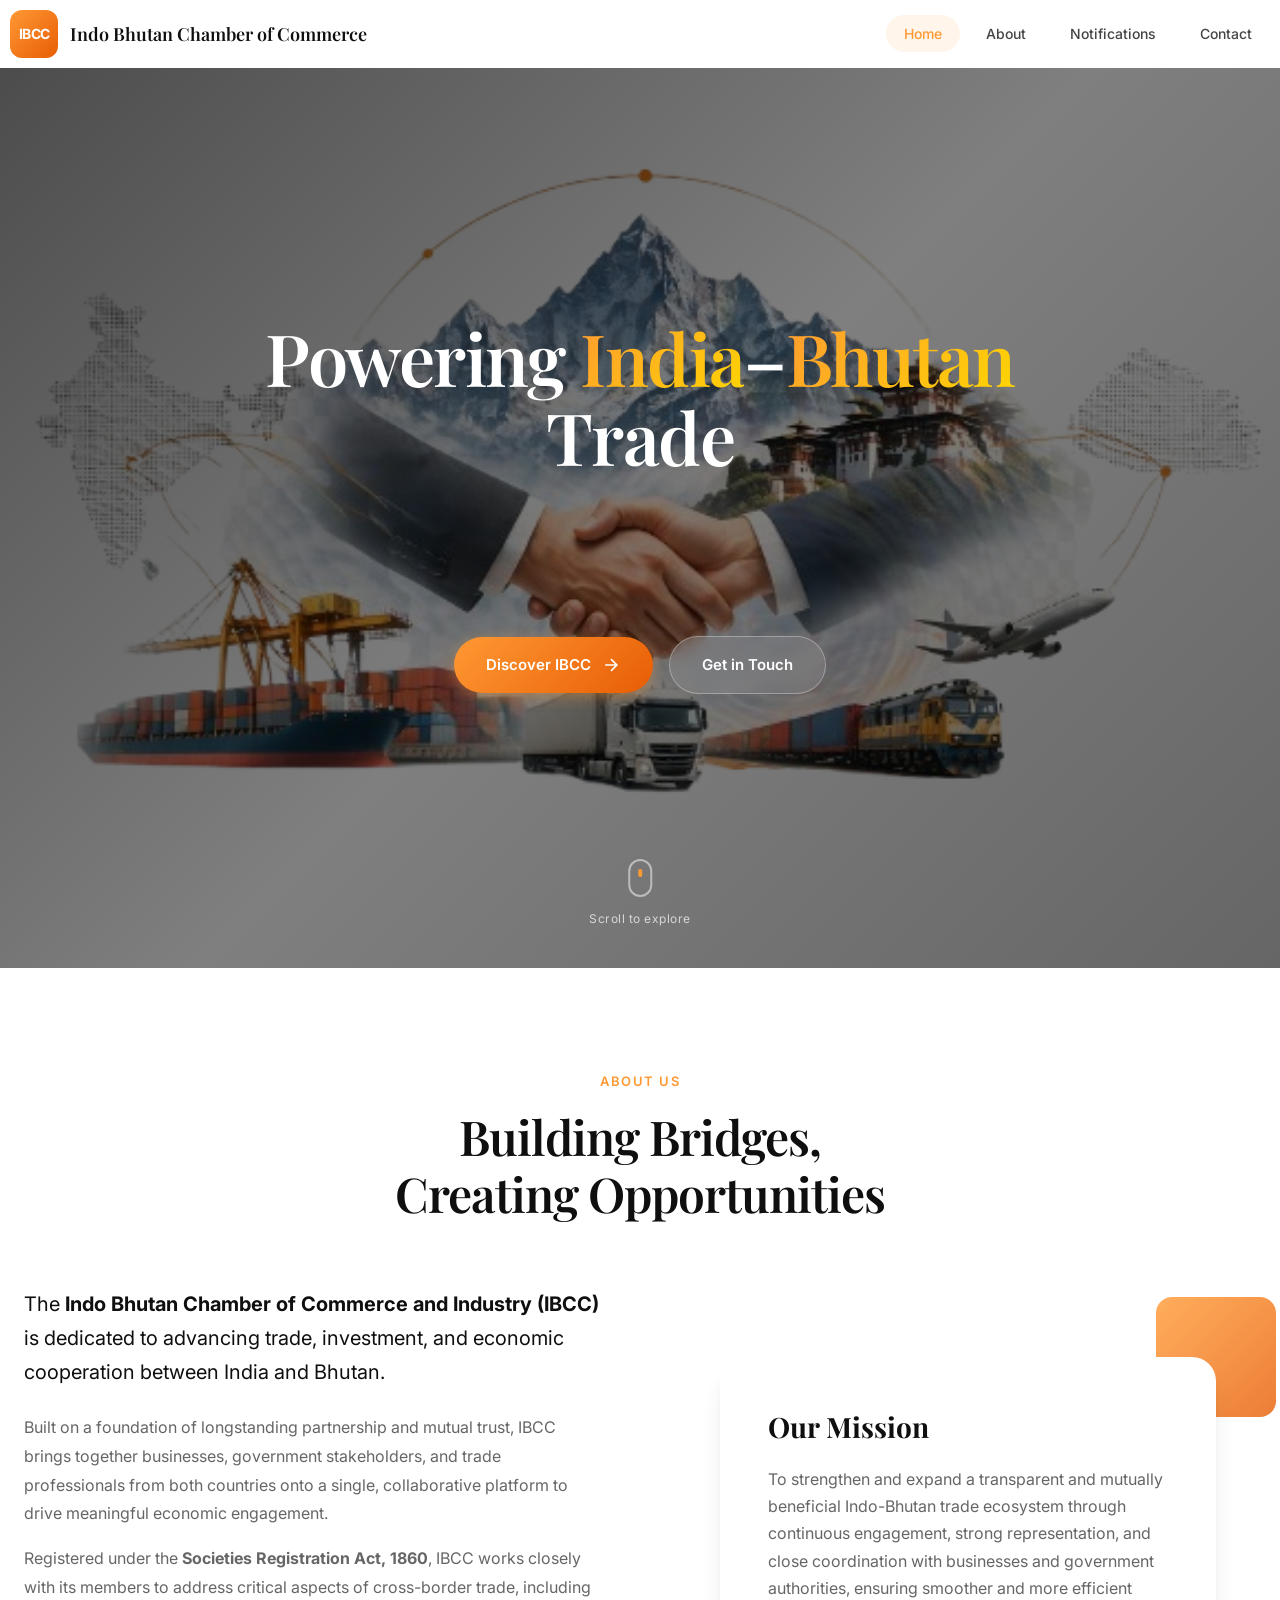
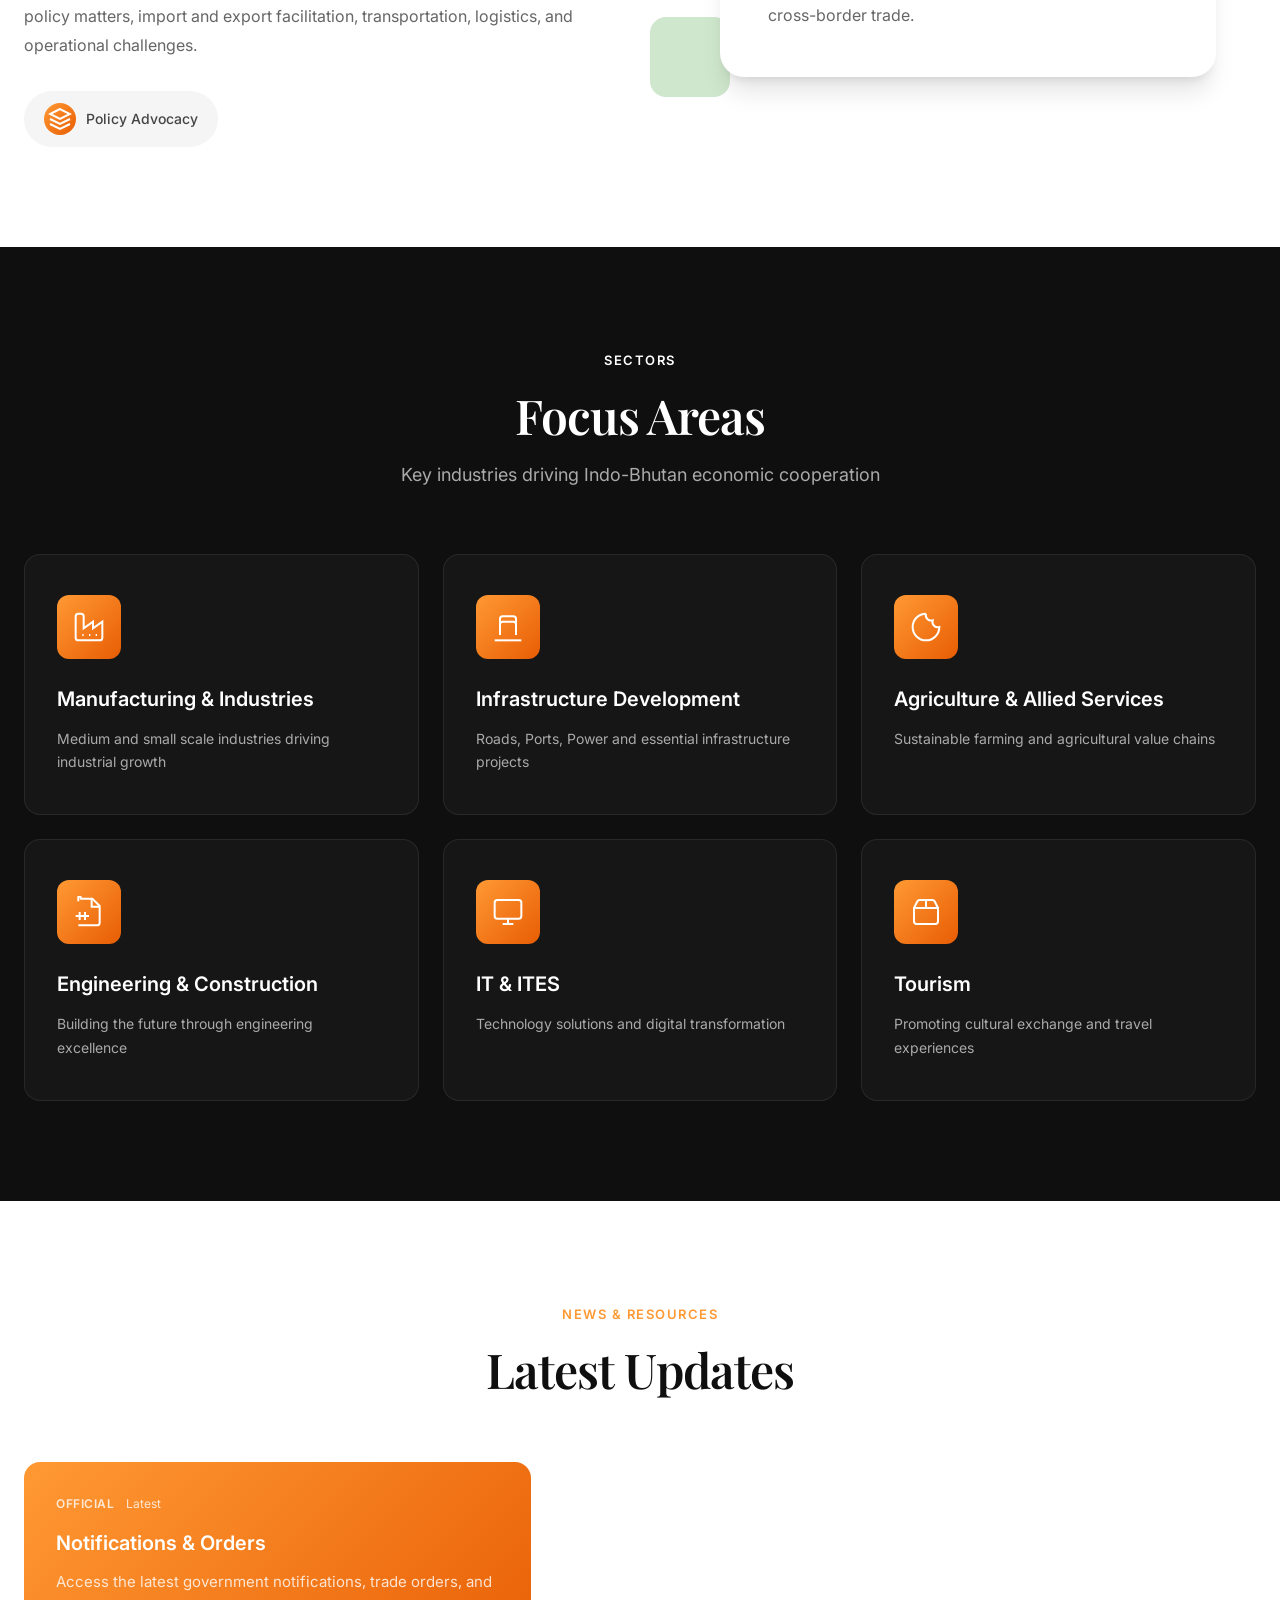
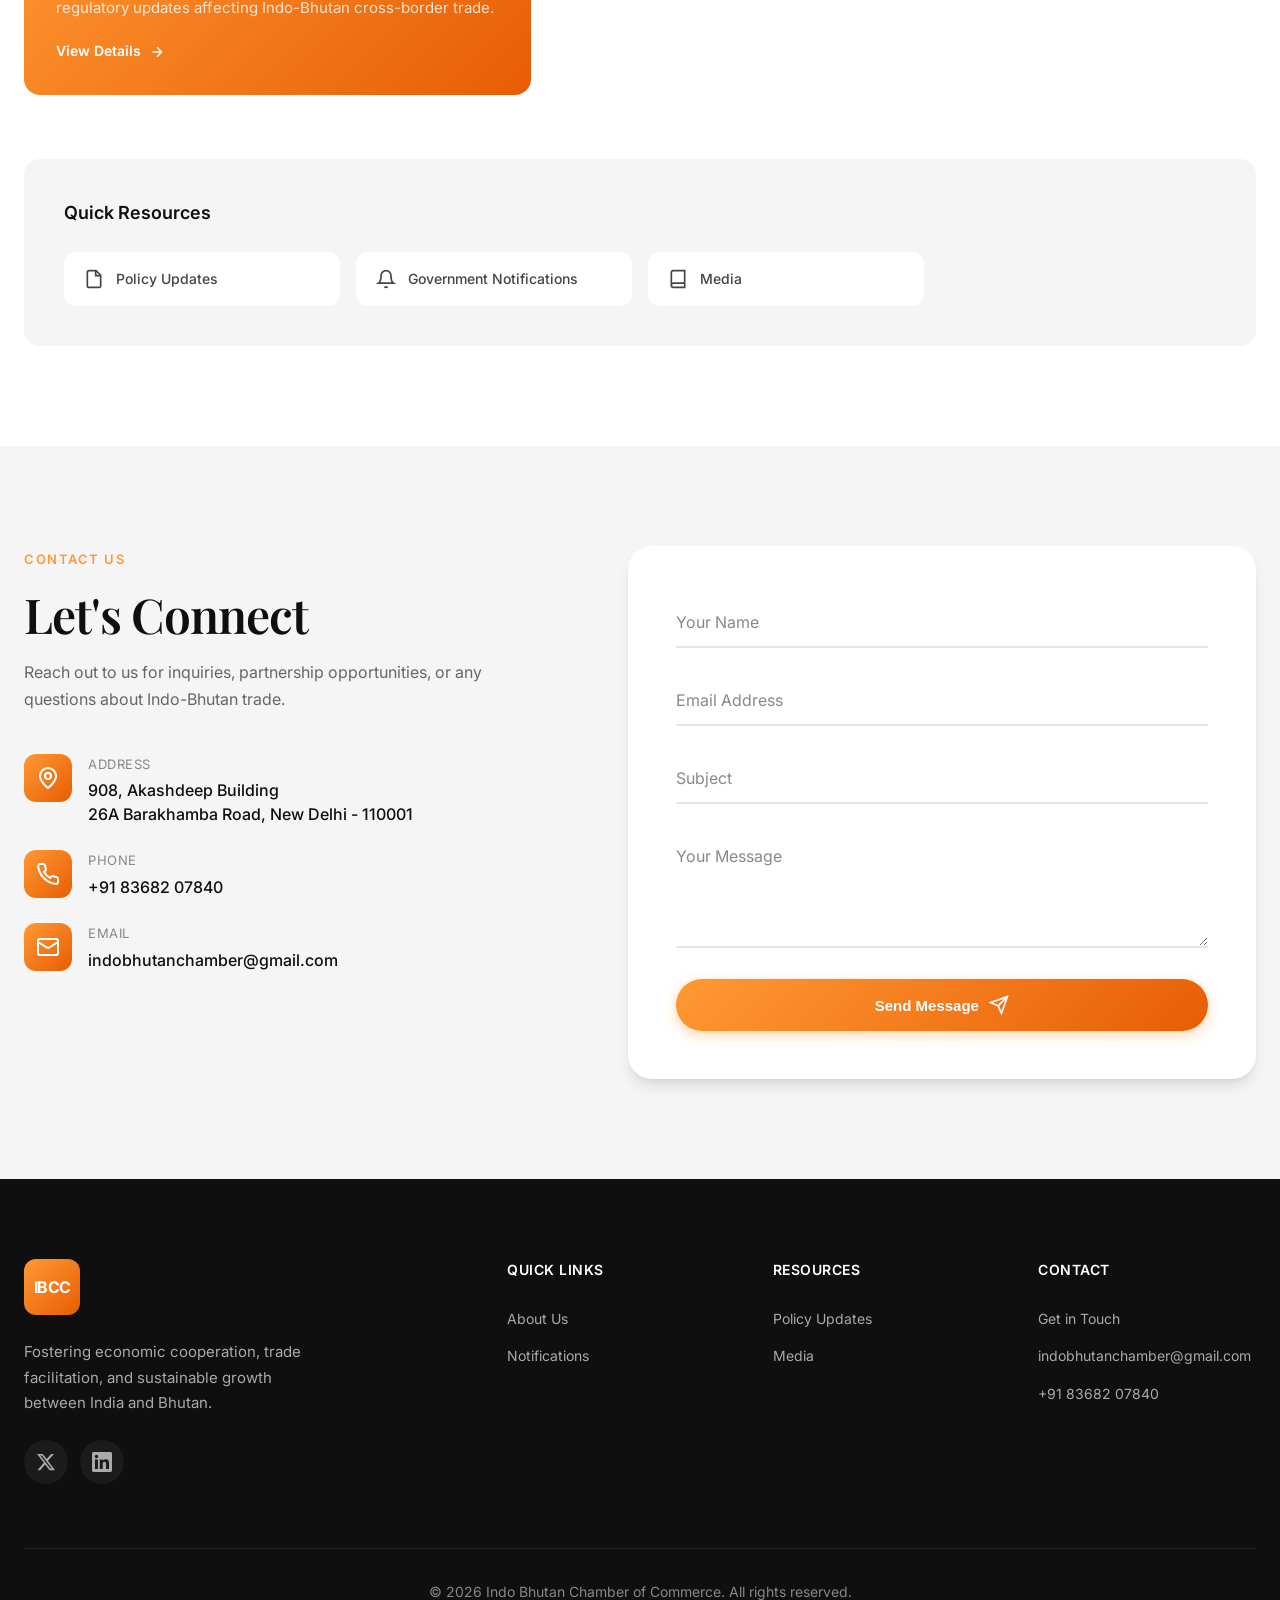
<file: index.html>
<!DOCTYPE html>
<html lang="en">
<head>
    <meta charset="UTF-8">
    <meta name="viewport" content="width=device-width, initial-scale=1.0">
    <title>IBCC - Indo Bhutan Chamber of Commerce</title>
    <meta name="description" content="The Indo Bhutan Chamber of Commerce fosters economic cooperation, trade facilitation, and sustainable growth between India and Bhutan.">
    <link rel="preconnect" href="https://fonts.googleapis.com">
    <link rel="preconnect" href="https://fonts.gstatic.com" crossorigin>
    <link href="https://fonts.googleapis.com/css2?family=Inter:wght@300;400;500;600;700&family=Playfair+Display:wght@400;500;600;700&display=swap" rel="stylesheet">
    <link rel="stylesheet" href="css/style.css">
</head>
<body>
    <!-- Header -->
    <header class="header" id="navbar">
        <nav class="nav-container">
            <a href="index.html" class="logo">
                <div class="logo-icon">IBCC</div>
                <span class="logo-text">Indo Bhutan Chamber of Commerce</span>
            </a>
            <button class="nav-toggle" id="navToggle" aria-label="Toggle navigation">
                <span></span>
                <span></span>
                <span></span>
            </button>
            <ul class="nav-menu" id="navMenu">
                <li><a href="index.html" class="nav-link active">Home</a></li>
                <li><a href="about.html" class="nav-link">About</a></li>
                <li><a href="notifications.html" class="nav-link">Notifications</a></li>
                <li><a href="contact.html" class="nav-link">Contact</a></li>
            </ul>
        </nav>
    </header>

    <!-- Hero Section -->
    <section class="hero" id="home">
        <div class="hero-bg-image" style="background-image: url('background5.png');"></div>
        <div class="hero-overlay"></div>
        <div class="hero-content">
            <h1 class="hero-title" data-reveal>
                Powering <span class="text-gradient">India</span>–<span class="text-gradient">Bhutan</span> Trade
            </h1>

            <div class="hero-cta" data-reveal>
                <a href="about.html" class="btn btn-primary">
                    Discover IBCC
                    <svg width="20" height="20" viewBox="0 0 24 24" fill="none" stroke="currentColor" stroke-width="2">
                        <path d="M5 12h14M12 5l7 7-7 7"/>
                    </svg>
                </a>
                <a href="contact.html" class="btn btn-secondary">Get in Touch</a>
            </div>
        </div>
        <div class="scroll-indicator">
            <div class="mouse">
                <div class="wheel"></div>
            </div>
            <span>Scroll to explore</span>
        </div>
    </section>

    <!-- About Section -->
    <section class="about" id="about">
        <div class="container">
            <div class="section-header" data-reveal>
                <span class="section-tag">About Us</span>
                <h2 class="section-title">Building Bridges,<br>Creating Opportunities</h2>
            </div>
            <div class="about-grid">
                <div class="about-content" data-reveal>
                    <p class="about-lead">
                        The <strong>Indo Bhutan Chamber of Commerce and Industry (IBCC)</strong> is dedicated to advancing trade, 
                        investment, and economic cooperation between India and Bhutan.
                    </p>
                    <p class="about-text">
                        Built on a foundation of longstanding partnership and mutual trust, IBCC brings together businesses, 
                        government stakeholders, and trade professionals from both countries onto a single, collaborative 
                        platform to drive meaningful economic engagement.
                    </p>
                    <p class="about-text">
                        Registered under the <strong>Societies Registration Act, 1860</strong>, IBCC works closely with its members 
                        to address critical aspects of cross-border trade, including policy matters, import and export 
                        facilitation, transportation, logistics, and operational challenges.
                    </p>
                    <div class="about-features">
                        <div class="feature-item">
                            <div class="feature-icon">
                                <svg width="24" height="24" viewBox="0 0 24 24" fill="none" stroke="currentColor" stroke-width="2">
                                    <path d="M12 2L2 7l10 5 10-5-10-5zM2 17l10 5 10-5M2 12l10 5 10-5"/>
                                </svg>
                            </div>
                            <span>Policy Advocacy</span>
                        </div>
                       
                    </div>
                </div>
                <div class="about-visual" data-reveal>
                    <div class="visual-card">
                        <div class="card-inner">
                            <div class="card-front">
                                <h3>Our Mission</h3>
                                <p>To strengthen and expand a transparent and mutually beneficial Indo-Bhutan trade ecosystem through continuous engagement, strong representation, and close coordination with businesses and government authorities, ensuring smoother and more efficient cross-border trade.</p>
                            </div>
                        </div>
                        <div class="floating-element fe-1"></div>
                        <div class="floating-element fe-2"></div>
                    </div>
                </div>
            </div>
        </div>
    </section>

    


    <!-- Sectors Section -->
    <section class="sectors" id="sectors">
        <div class="container">
            <div class="section-header" data-reveal>
                <span class="section-tag">Sectors</span>
                <h2 class="section-title">Focus Areas</h2>
                <p class="section-subtitle">Key industries driving Indo-Bhutan economic cooperation</p>
            </div>
            <div class="sectors-grid">
                <div class="sector-card" data-reveal>
                    <div class="sector-icon">
                        <svg width="32" height="32" viewBox="0 0 24 24" fill="none" stroke="currentColor" stroke-width="1.5">
                            <path d="M2 20a2 2 0 0 0 2 2h16a2 2 0 0 0 2-2V8l-7 5V8l-7 5V4a2 2 0 0 0-2-2H4a2 2 0 0 0-2 2Z"/>
                            <path d="M17 18h1"/>
                            <path d="M12 18h1"/>
                            <path d="M7 18h1"/>
                        </svg>
                    </div>
                    <h3>Manufacturing & Industries</h3>
                    <p>Medium and small scale industries driving industrial growth</p>
                </div>
                <div class="sector-card" data-reveal>
                    <div class="sector-icon">
                        <svg width="32" height="32" viewBox="0 0 24 24" fill="none" stroke="currentColor" stroke-width="1.5">
                            <path d="M2 22h20"/>
                            <path d="M6 18v-8a2 2 0 0 1 2-2h8a2 2 0 0 1 2 2v8"/>
                            <path d="M10 10v.01"/>
                            <path d="M14 10v.01"/>
                            <path d="M10 14v.01"/>
                            <path d="M14 14v.01"/>
                            <path d="M10 18v.01"/>
                            <path d="M14 18v.01"/>
                            <path d="M6 10V6a2 2 0 0 1 2-2h8a2 2 0 0 1 2 2v4"/>
                        </svg>
                    </div>
                    <h3>Infrastructure Development</h3>
                    <p>Roads, Ports, Power and essential infrastructure projects</p>
                </div>
                <div class="sector-card" data-reveal>
                    <div class="sector-icon">
                        <svg width="32" height="32" viewBox="0 0 24 24" fill="none" stroke="currentColor" stroke-width="1.5">
                            <path d="M12 2a10 10 0 1 0 10 10 4 4 0 0 1-5-5 4 4 0 0 1-5-5"/>
                            <path d="M8.5 8.5v.01"/>
                            <path d="M16 15.5v.01"/>
                            <path d="M12 12v.01"/>
                            <path d="M11 17v.01"/>
                            <path d="M7 14v.01"/>
                        </svg>
                    </div>
                    <h3>Agriculture & Allied Services</h3>
                    <p>Sustainable farming and agricultural value chains</p>
                </div>
                <div class="sector-card" data-reveal>
                    <div class="sector-icon">
                        <svg width="32" height="32" viewBox="0 0 24 24" fill="none" stroke="currentColor" stroke-width="1.5">
                            <path d="M4 22h14a2 2 0 0 0 2-2V7.5L14.5 2H6a2 2 0 0 0-2-2v4"/>
                            <path d="M14 2v6h6"/>
                            <path d="M2 15h10"/>
                            <path d="M5 12v6"/>
                            <path d="M9 12v6"/>
                        </svg>
                    </div>
                    <h3>Engineering & Construction</h3>
                    <p>Building the future through engineering excellence</p>
                </div>
                <div class="sector-card" data-reveal>
                    <div class="sector-icon">
                        <svg width="32" height="32" viewBox="0 0 24 24" fill="none" stroke="currentColor" stroke-width="1.5">
                            <rect width="20" height="14" x="2" y="3" rx="2"/>
                            <line x1="8" x2="16" y1="21" y2="21"/>
                            <line x1="12" x2="12" y1="17" y2="21"/>
                        </svg>
                    </div>
                    <h3>IT & ITES</h3>
                    <p>Technology solutions and digital transformation</p>
                </div>
                <div class="sector-card" data-reveal>
                    <div class="sector-icon">
                        <svg width="32" height="32" viewBox="0 0 24 24" fill="none" stroke="currentColor" stroke-width="1.5">
                            <path d="M3 9h18v10a2 2 0 0 1-2 2H5a2 2 0 0 1-2-2V9Z"/>
                            <path d="m3 9 2.45-4.9A2 2 0 0 1 7.24 3h9.52a2 2 0 0 1 1.8 1.1L21 9"/>
                            <path d="M12 3v6"/>
                        </svg>
                    </div>
                    <h3>Tourism</h3>
                    <p>Promoting cultural exchange and travel experiences</p>
                </div>
            </div>
        </div>
    </section>

    <!-- News & Resources Section -->
    <section class="news" id="news">
        <div class="container">
            <div class="section-header" data-reveal>
                <span class="section-tag">News & Resources</span>
                <h2 class="section-title">Latest Updates</h2>
            </div>
            <div class="news-grid">
                <div class="news-card featured" data-reveal>
                    <div class="news-meta">
                        <span class="news-category">Official</span>
                        <span class="news-date">Latest</span>
                    </div>
                    <h3 class="news-title">Notifications & Orders</h3>
                    <p class="news-excerpt">Access the latest government notifications, trade orders, and regulatory updates affecting Indo-Bhutan cross-border trade.</p>
                    <a href="notifications.html" class="news-link">
                        View Details
                        <svg width="16" height="16" viewBox="0 0 24 24" fill="none" stroke="currentColor" stroke-width="2">
                            <path d="M5 12h14M12 5l7 7-7 7"/>
                        </svg>
                    </a>
                </div>
            </div>
            <div class="resources-section" data-reveal>
                <h3 class="resources-title">Quick Resources</h3>
                <div class="resources-grid">
                    <a href="notifications.html" class="resource-item">
                        <span class="resource-icon">
                            <svg width="20" height="20" viewBox="0 0 24 24" fill="none" stroke="currentColor" stroke-width="2">
                                <path d="M14.5 2H6a2 2 0 0 0-2 2v16a2 2 0 0 0 2 2h12a2 2 0 0 0 2-2V7.5L14.5 2z"/>
                                <polyline points="14 2 14 8 20 8"/>
                            </svg>
                        </span>
                        <span>Policy Updates</span>
                    
                    <a href="notifications.html" class="resource-item">
                        <span class="resource-icon">
                            <svg width="20" height="20" viewBox="0 0 24 24" fill="none" stroke="currentColor" stroke-width="2">
                                <path d="M6 8a6 6 0 0 1 12 0c0 7 3 9 3 9H3s3-2 3-9"/>
                                <path d="M10.3 21a1.94 1.94 0 0 0 3.4 0"/>
                            </svg>
                        </span>
                        <span>Government Notifications</span>
                    </a>
                    <a href="news.html" class="resource-item">
                        <span class="resource-icon">
                            <svg width="20" height="20" viewBox="0 0 24 24" fill="none" stroke="currentColor" stroke-width="2">
                                <path d="M4 19.5v-15A2.5 2.5 0 0 1 6.5 2H20v20H6.5a2.5 2.5 0 0 1 0-5H20"/>
                            </svg>
                        </span>
                        <span>Media</span>
                    </a>
                </div>
            </div>
        </div>
    </section>

    <!-- Contact Section -->
    <section class="contact" id="contact">
        <div class="container">
            <div class="contact-grid">
                <div class="contact-info" data-reveal>
                    <span class="section-tag">Contact Us</span>
                    <h2 class="section-title">Let's Connect</h2>
                    <p class="contact-desc">Reach out to us for inquiries, partnership opportunities, or any questions about Indo-Bhutan trade.</p>
                    
                    <div class="contact-details">
                        <div class="contact-item">
                            <div class="contact-icon">
                                <svg width="24" height="24" viewBox="0 0 24 24" fill="none" stroke="currentColor" stroke-width="2">
                                    <path d="M20 10c0 6-8 12-8 12s-8-6-8-12a8 8 0 0 1 16 0Z"/>
                                    <circle cx="12" cy="10" r="3"/>
                                </svg>
                            </div>
                            <div class="contact-text">
                                <span class="label">Address</span>
                                <span class="value">908, Akashdeep Building<br>26A Barakhamba Road, New Delhi - 110001</span>
                            </div>
                        </div>
                        <div class="contact-item">
                            <div class="contact-icon">
                                <svg width="24" height="24" viewBox="0 0 24 24" fill="none" stroke="currentColor" stroke-width="2">
                                    <path d="M22 16.92v3a2 2 0 0 1-2.18 2 19.79 19.79 0 0 1-8.63-3.07 19.5 19.5 0 0 1-6-6 19.79 19.79 0 0 1-3.07-8.67A2 2 0 0 1 4.11 2h3a2 2 0 0 1 2 1.72 12.84 12.84 0 0 0 .7 2.81 2 2 0 0 1-.45 2.11L8.09 9.91a16 16 0 0 0 6 6l1.27-1.27a2 2 0 0 1 2.11-.45 12.84 12.84 0 0 0 2.81.7A2 2 0 0 1 22 16.92z"/>
                                </svg>
                            </div>
                            <div class="contact-text">
                                <span class="label">Phone</span>
                                <span class="value">+91 83682 07840</span>
                            </div>
                        </div>
                        <div class="contact-item">
                            <div class="contact-icon">
                                <svg width="24" height="24" viewBox="0 0 24 24" fill="none" stroke="currentColor" stroke-width="2">
                                    <rect width="20" height="16" x="2" y="4" rx="2"/>
                                    <path d="m22 7-8.97 5.7a1.94 1.94 0 0 1-2.06 0L2 7"/>
                                </svg>
                            </div>
                            <div class="contact-text">
                                <span class="label">Email</span>
                                <span class="value">indobhutanchamber@gmail.com</span>
                            </div>
                        </div>
                    </div>
                </div>
                <div class="contact-form-wrapper" data-reveal>
                    <form class="contact-form" id="contactForm">
                        <div class="form-group">
                            <input type="text" id="name" required placeholder=" ">
                            <label for="name">Your Name</label>
                        </div>
                        <div class="form-group">
                            <input type="email" id="email" required placeholder=" ">
                            <label for="email">Email Address</label>
                        </div>
                        <div class="form-group">
                            <input type="text" id="subject" required placeholder=" ">
                            <label for="subject">Subject</label>
                        </div>
                        <div class="form-group">
                            <textarea id="message" rows="4" required placeholder=" "></textarea>
                            <label for="message">Your Message</label>
                        </div>
                        <button type="submit" class="btn btn-primary btn-full">
                            Send Message
                            <svg width="20" height="20" viewBox="0 0 24 24" fill="none" stroke="currentColor" stroke-width="2">
                                <path d="M22 2L11 13M22 2l-7 20-4-9-9-4 20-7z"/>
                            </svg>
                        </button>
                    </form>
                </div>
            </div>
        </div>
    </section>

    <!-- Footer -->
    <footer class="footer">
        <div class="container">
            <div class="footer-grid">
                <div class="footer-logo">
                    <a href="index.html" class="logo">
                        <div class="logo-icon">IBCC</div>
                        <span class="logo-text">Indo Bhutan Chamber of Commerce</span>
                    </a>
                    <p class="footer-tagline">Fostering economic cooperation, trade facilitation, and sustainable growth between India and Bhutan.</p>
                    <div class="social-links">
                        <a href="#" class="social-link" aria-label="Twitter">
                            <svg width="20" height="20" viewBox="0 0 24 24" fill="currentColor"><path d="M18.244 2.25h3.308l-7.227 8.26 8.502 11.24H16.17l-5.214-6.817L4.99 21.75H1.68l7.73-8.835L1.254 2.25H8.08l4.713 6.231zm-1.161 17.52h1.833L7.084 4.126H5.117z"/></svg>
                        </a>
                        <a href="#" class="social-link" aria-label="LinkedIn">
                            <svg width="20" height="20" viewBox="0 0 24 24" fill="currentColor"><path d="M20.447 20.452h-3.554v-5.569c0-1.328-.027-3.037-1.852-3.037-1.853 0-2.136 1.445-2.136 2.939v5.667H9.351V9h3.414v1.561h.046c.477-.9 1.637-1.85 3.37-1.85 3.601 0 4.267 2.37 4.267 5.455v6.286zM5.337 7.433a2.062 2.062 0 01-2.063-2.065 2.064 2.064 0 112.063 2.065zm1.782 13.019H3.555V9h3.564v11.452zM22.225 0H1.771C.792 0 0 .774 0 1.729v20.542C0 23.227.792 24 1.771 24h20.451C23.2 24 24 23.227 24 22.271V1.729C24 .774 23.2 0 22.222 0h.003z"/></svg>
                        </a>
                    </div>
                </div>
                <div class="footer-links">
                    <h4>Quick Links</h4>
                    <ul>
                        <li><a href="about.html">About Us</a></li>
                        <li><a href="notifications.html">Notifications</a></li>
                        
                    </ul>
                </div>
                <div class="footer-links">
                    <h4>Resources</h4>
                    <ul>
                        <li><a href="notifications.html">Policy Updates</a></li>
                        
                        <li><a href="news.html">Media</a></li>
                    </ul>
                </div>
                <div class="footer-links">
                    <h4>Contact</h4>
                    <ul>
                        <li><a href="contact.html">Get in Touch</a></li>
                        <li><a href="mailto:indobhutanchamber@gmail.com">indobhutanchamber@gmail.com</a></li>
                        <li><a href="tel:+918368207840">+91 83682 07840</a></li>
                    </ul>
                </div>
            </div>
            <div class="footer-bottom">
                <p>&copy; 2026 Indo Bhutan Chamber of Commerce. All rights reserved.</p>
            </div>
        </div>
    </footer>

    <!-- Toast -->
    <div class="toast" id="toast">
        <div class="toast-content">
            <svg width="24" height="24" viewBox="0 0 24 24" fill="none" stroke="currentColor" stroke-width="2">
                <path d="M22 11.08V12a10 10 0 1 1-5.93-9.14"/>
                <polyline points="22 4 12 14.01 9 11.01"/>
            </svg>
            <span>Message sent successfully!</span>
        </div>
    </div>

    <!-- Overlay for mobile menu -->
    <div class="nav-overlay" id="navOverlay"></div>

    <script src="js/main.js"></script>
</body>
</html>
</file>
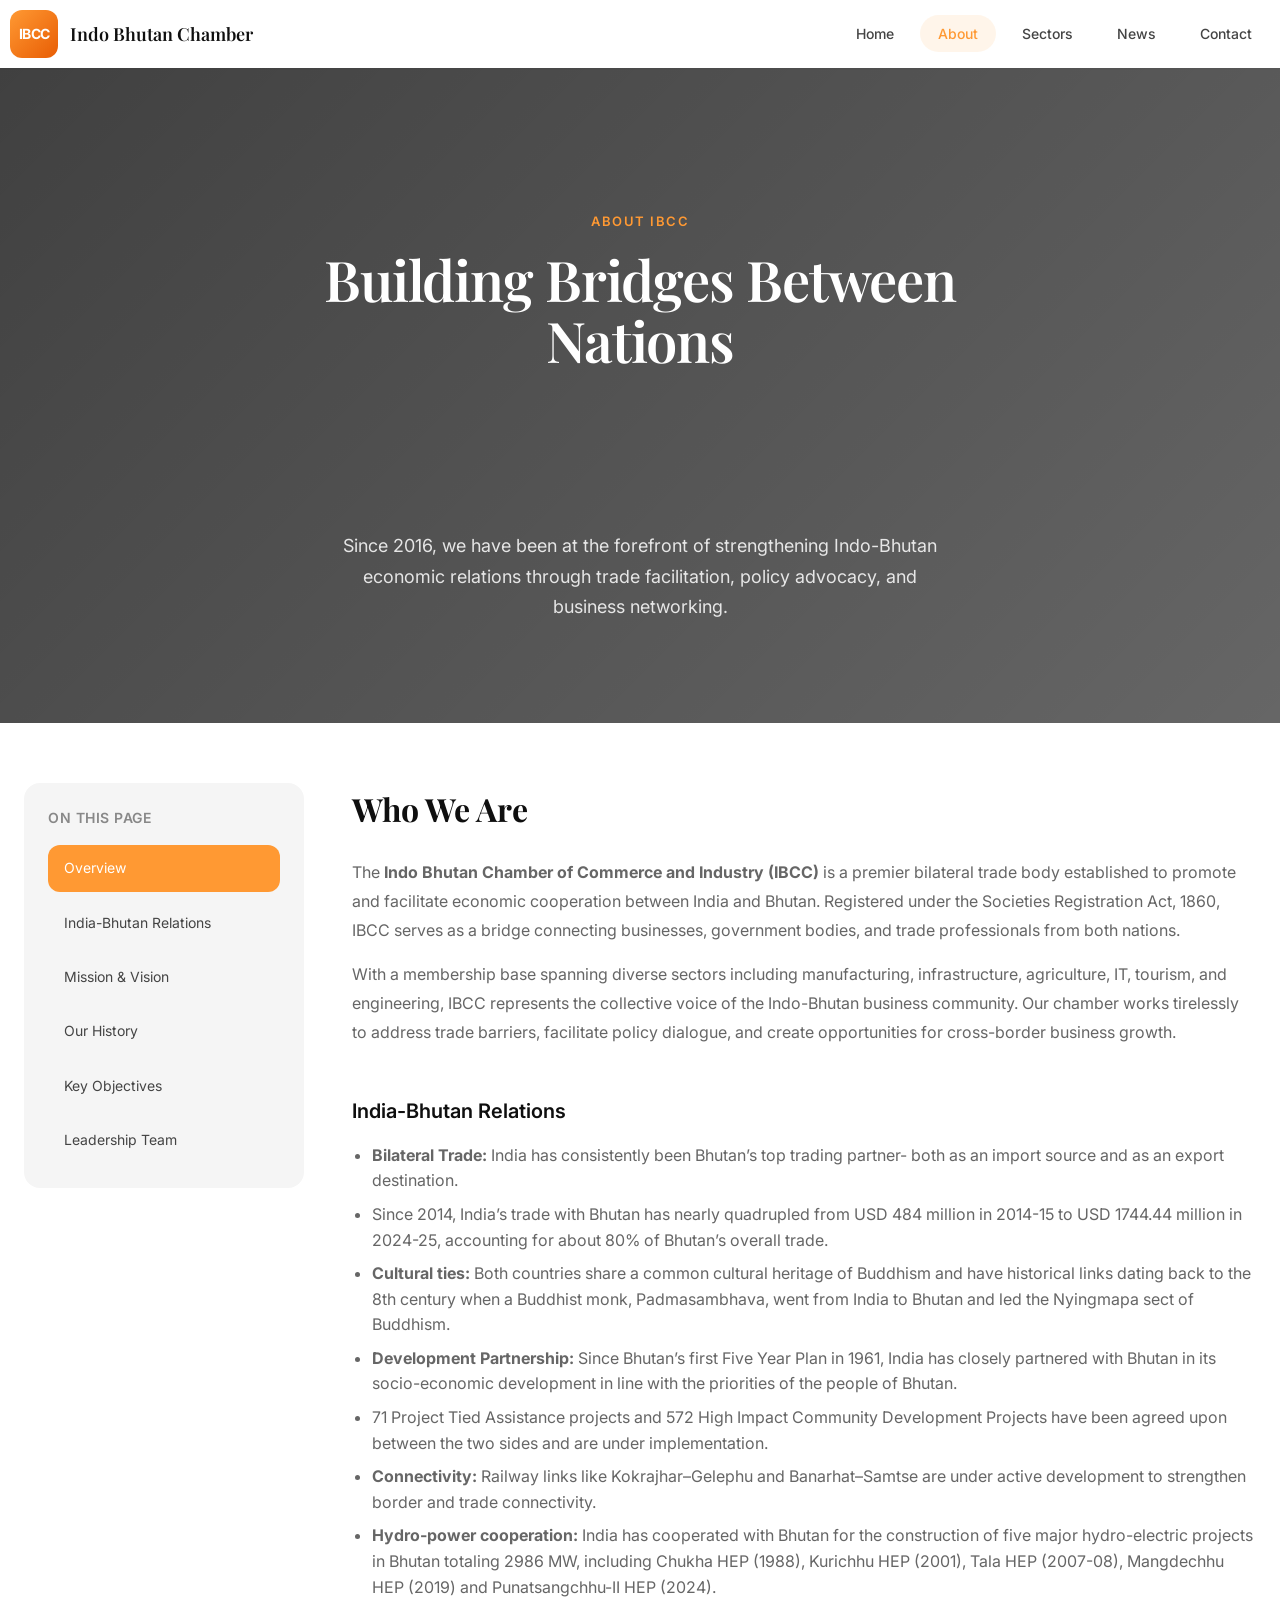
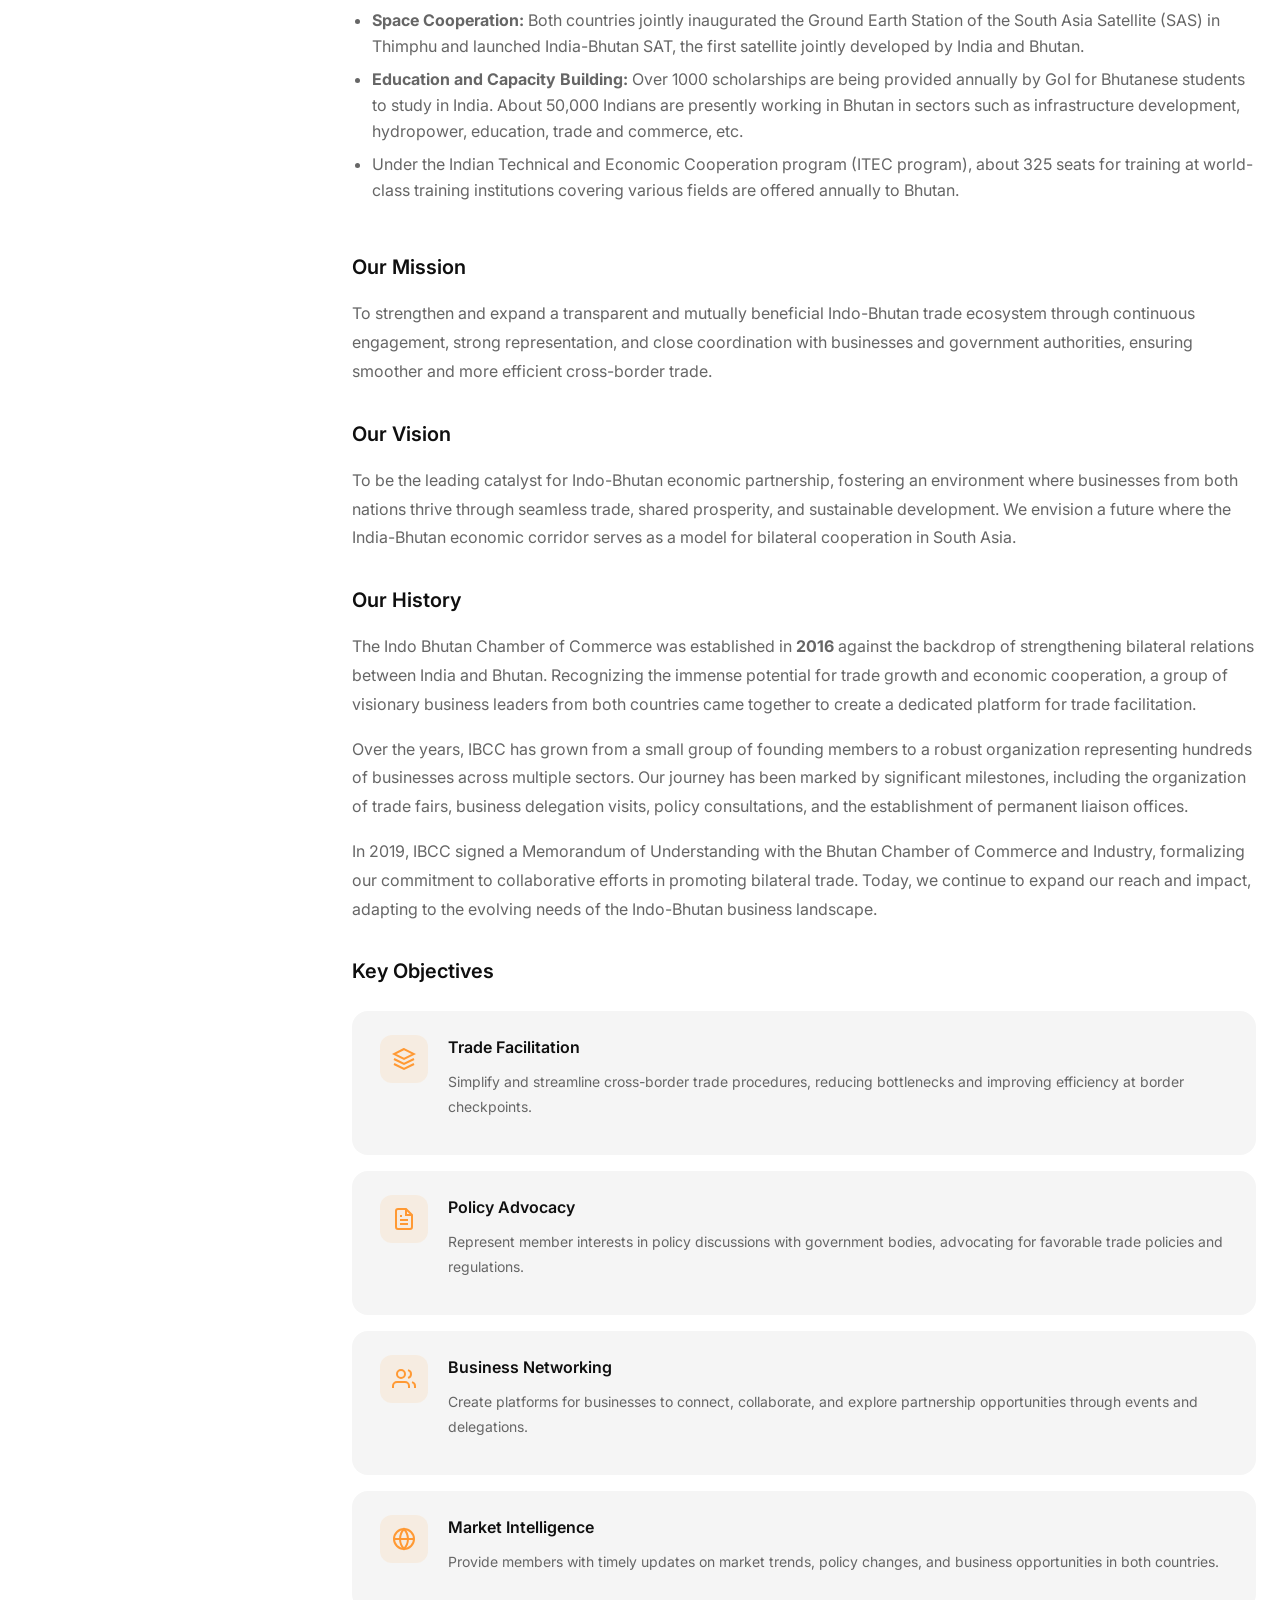
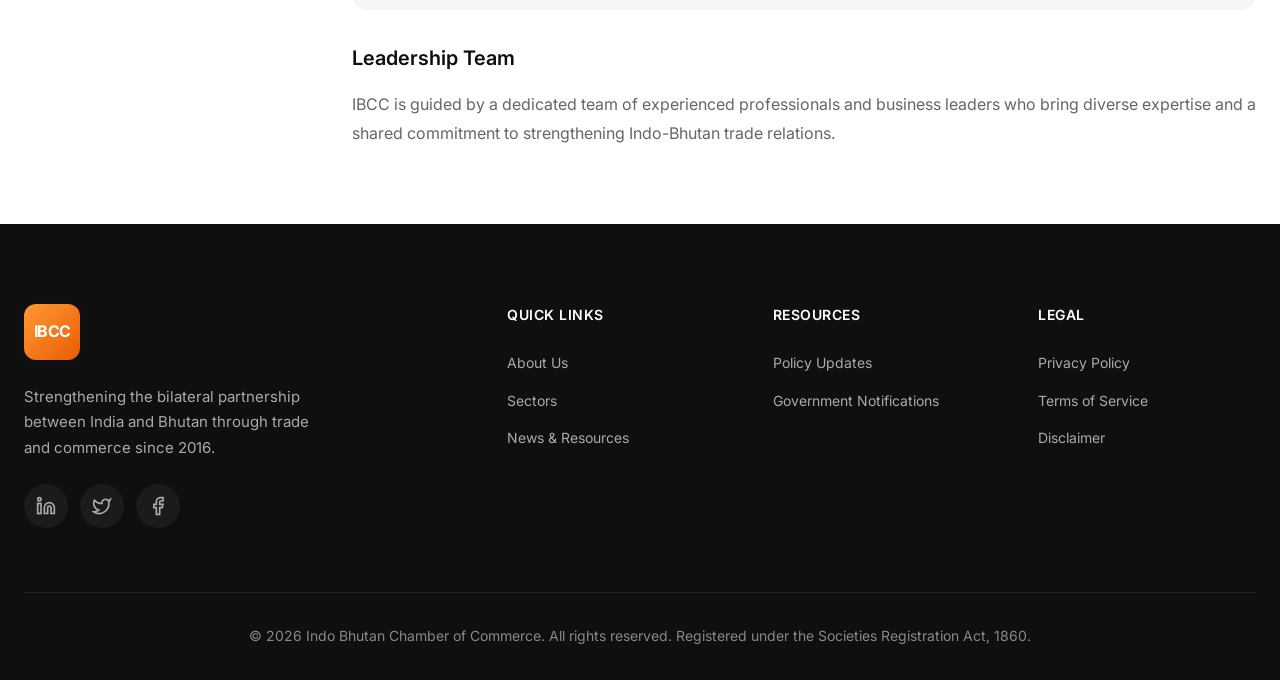
<file: about.html>
<!DOCTYPE html>
<html lang="en">
<head>
    <meta charset="UTF-8">
    <meta name="viewport" content="width=device-width, initial-scale=1.0">
    <title>About Us - Indo Bhutan Chamber of Commerce</title>
    <meta name="description" content="Learn about the Indo Bhutan Chamber of Commerce - our mission, vision, history, and the team driving Indo-Bhutan trade relations.">
    <link rel="preconnect" href="https://fonts.googleapis.com">
    <link rel="preconnect" href="https://fonts.gstatic.com" crossorigin>
    <link href="https://fonts.googleapis.com/css2?family=Inter:wght@300;400;500;600;700&family=Playfair+Display:wght@400;500;600;700&display=swap" rel="stylesheet">
    <link rel="stylesheet" href="css/style.css">
</head>
<body>
    <!-- Header Placeholder -->
    <div id="header-placeholder"></div>

    <!-- Page Hero Section -->
    <section class="page-hero">
        <div class="hero-bg-image" style="background-image: url('https://images.unsplash.com/photo-1561361058-4b47f19e0d16?w=1920&q=80');"></div>
        <div class="hero-overlay"></div>
        <div class="hero-content">
            <span class="section-tag" style="color: var(--color-primary);">About IBCC</span>
            <h1 class="hero-title" data-reveal>Building Bridges Between Nations</h1>
            <p class="hero-subtitle" data-reveal>
                Since 2016, we have been at the forefront of strengthening Indo-Bhutan economic relations 
                through trade facilitation, policy advocacy, and business networking.
            </p>
        </div>
    </section>

    <!-- About Content Section -->
    <section class="content-section">
        <div class="container">
            <div class="content-grid">
                <aside class="sidebar" data-reveal>
                    <div class="sidebar-menu">
                        <h4>On This Page</h4>
                        <ul>
                            <li><a href="#overview" class="active">Overview</a></li>
                            <li><a href="#relations">India-Bhutan Relations</a></li>
                            <li><a href="#mission">Mission & Vision</a></li>
                            <li><a href="#history">Our History</a></li>
                            <li><a href="#objectives">Key Objectives</a></li>
                            <li><a href="#team">Leadership Team</a></li>
                        </ul>
                    </div>
                </aside>
                
                <div class="main-content">
                    <div id="overview" data-reveal>
                        <h2>Who We Are</h2>
                        <p>
                            The <strong>Indo Bhutan Chamber of Commerce and Industry (IBCC)</strong> is a premier bilateral trade body 
                            established to promote and facilitate economic cooperation between India and Bhutan. Registered under the 
                            Societies Registration Act, 1860, IBCC serves as a bridge connecting businesses, government bodies, and 
                            trade professionals from both nations.
                        </p>
                        <p>
                            With a membership base spanning diverse sectors including manufacturing, infrastructure, agriculture, 
                            IT, tourism, and engineering, IBCC represents the collective voice of the Indo-Bhutan business community. 
                            Our chamber works tirelessly to address trade barriers, facilitate policy dialogue, and create opportunities 
                            for cross-border business growth.
                        </p>
                    </div>

                    <div id="relations" data-reveal style="margin-top: 48px; margin-bottom: 48px;">
                        <h3>India-Bhutan Relations</h3>
                        <ul style="list-style-type: disc; margin-left: 20px; color: var(--color-gray-600); line-height: 1.6;">
                            <li style="margin-bottom: 8px;"><strong>Bilateral Trade:</strong> India has consistently been Bhutan’s top trading partner- both as an import source and as an export destination.</li>
                            <li style="margin-bottom: 8px;">Since 2014, India’s trade with Bhutan has nearly quadrupled from USD 484 million in 2014-15 to USD 1744.44 million in 2024-25, accounting for about 80% of Bhutan’s overall trade.</li>
                            <li style="margin-bottom: 8px;"><strong>Cultural ties:</strong> Both countries share a common cultural heritage of Buddhism and have historical links dating back to the 8th century when a Buddhist monk, Padmasambhava, went from India to Bhutan and led the Nyingmapa sect of Buddhism.</li>
                            <li style="margin-bottom: 8px;"><strong>Development Partnership:</strong> Since Bhutan’s first Five Year Plan in 1961, India has closely partnered with Bhutan in its socio-economic development in line with the priorities of the people of Bhutan.</li>
                            <li style="margin-bottom: 8px;">71 Project Tied Assistance projects and 572 High Impact Community Development Projects have been agreed upon between the two sides and are under implementation.</li>
                            <li style="margin-bottom: 8px;"><strong>Connectivity:</strong> Railway links like Kokrajhar–Gelephu and Banarhat–Samtse are under active development to strengthen border and trade connectivity.</li>
                            <li style="margin-bottom: 8px;"><strong>Hydro-power cooperation:</strong> India has cooperated with Bhutan for the construction of five major hydro-electric projects in Bhutan totaling 2986 MW, including Chukha HEP (1988), Kurichhu HEP (2001), Tala HEP (2007-08), Mangdechhu HEP (2019) and Punatsangchhu-II HEP (2024).</li>
                            <li style="margin-bottom: 8px;"><strong>Space Cooperation:</strong> Both countries jointly inaugurated the Ground Earth Station of the South Asia Satellite (SAS) in Thimphu and launched India-Bhutan SAT, the first satellite jointly developed by India and Bhutan.</li>
                            <li style="margin-bottom: 8px;"><strong>Education and Capacity Building:</strong> Over 1000 scholarships are being provided annually by GoI for Bhutanese students to study in India. About 50,000 Indians are presently working in Bhutan in sectors such as infrastructure development, hydropower, education, trade and commerce, etc.</li>
                            <li style="margin-bottom: 8px;">Under the Indian Technical and Economic Cooperation program (ITEC program), about 325 seats for training at world-class training institutions covering various fields are offered annually to Bhutan.</li>
                        </ul>
                    </div>

                    <div id="mission" data-reveal>
                        <h3>Our Mission</h3>
                        <p>
                            To strengthen and expand a transparent and mutually beneficial Indo-Bhutan trade ecosystem through 
                            continuous engagement, strong representation, and close coordination with businesses and government 
                            authorities, ensuring smoother and more efficient cross-border trade.
                        </p>
                        
                        <h3>Our Vision</h3>
                        <p>
                            To be the leading catalyst for Indo-Bhutan economic partnership, fostering an environment where businesses 
                            from both nations thrive through seamless trade, shared prosperity, and sustainable development. We envision 
                            a future where the India-Bhutan economic corridor serves as a model for bilateral cooperation in South Asia.
                        </p>
                    </div>

                    <div id="history" data-reveal>
                        <h3>Our History</h3>
                        <p>
                            The Indo Bhutan Chamber of Commerce was established in <strong>2016</strong> against the backdrop of 
                            strengthening bilateral relations between India and Bhutan. Recognizing the immense potential for trade 
                            growth and economic cooperation, a group of visionary business leaders from both countries came together 
                            to create a dedicated platform for trade facilitation.
                        </p>
                        <p>
                            Over the years, IBCC has grown from a small group of founding members to a robust organization representing 
                            hundreds of businesses across multiple sectors. Our journey has been marked by significant milestones, including 
                            the organization of trade fairs, business delegation visits, policy consultations, and the establishment of 
                            permanent liaison offices.
                        </p>
                        <p>
                            In 2019, IBCC signed a Memorandum of Understanding with the Bhutan Chamber of Commerce and Industry, 
                            formalizing our commitment to collaborative efforts in promoting bilateral trade. Today, we continue to 
                            expand our reach and impact, adapting to the evolving needs of the Indo-Bhutan business landscape.
                        </p>
                    </div>

                    <div id="objectives" data-reveal>
                        <h3>Key Objectives</h3>
                        <div class="notification-list" style="margin-top: 24px;">
                            <div class="notification-item">
                                <div class="notification-icon">
                                    <svg width="24" height="24" viewBox="0 0 24 24" fill="none" stroke="currentColor" stroke-width="2">
                                        <path d="M12 2L2 7l10 5 10-5-10-5zM2 17l10 5 10-5M2 12l10 5 10-5"/>
                                    </svg>
                                </div>
                                <div class="notification-content">
                                    <h4>Trade Facilitation</h4>
                                    <p>Simplify and streamline cross-border trade procedures, reducing bottlenecks and improving efficiency at border checkpoints.</p>
                                </div>
                            </div>
                            <div class="notification-item">
                                <div class="notification-icon">
                                    <svg width="24" height="24" viewBox="0 0 24 24" fill="none" stroke="currentColor" stroke-width="2">
                                        <path d="M14 2H6a2 2 0 0 0-2 2v16a2 2 0 0 0 2 2h12a2 2 0 0 0 2-2V8z"/>
                                        <polyline points="14 2 14 8 20 8"/>
                                        <line x1="16" x2="8" y1="13" y2="13"/>
                                        <line x1="16" x2="8" y1="17" y2="17"/>
                                        <polyline points="10 9 9 9 8 9"/>
                                    </svg>
                                </div>
                                <div class="notification-content">
                                    <h4>Policy Advocacy</h4>
                                    <p>Represent member interests in policy discussions with government bodies, advocating for favorable trade policies and regulations.</p>
                                </div>
                            </div>
                            <div class="notification-item">
                                <div class="notification-icon">
                                    <svg width="24" height="24" viewBox="0 0 24 24" fill="none" stroke="currentColor" stroke-width="2">
                                        <path d="M17 21v-2a4 4 0 0 0-4-4H5a4 4 0 0 0-4 4v2"/>
                                        <circle cx="9" cy="7" r="4"/>
                                        <path d="M23 21v-2a4 4 0 0 0-3-3.87"/>
                                        <path d="M16 3.13a4 4 0 0 1 0 7.75"/>
                                    </svg>
                                </div>
                                <div class="notification-content">
                                    <h4>Business Networking</h4>
                                    <p>Create platforms for businesses to connect, collaborate, and explore partnership opportunities through events and delegations.</p>
                                </div>
                            </div>
                            <div class="notification-item">
                                <div class="notification-icon">
                                    <svg width="24" height="24" viewBox="0 0 24 24" fill="none" stroke="currentColor" stroke-width="2">
                                        <circle cx="12" cy="12" r="10"/>
                                        <line x1="2" x2="22" y1="12" y2="12"/>
                                        <path d="M12 2a15.3 15.3 0 0 1 4 10 15.3 15.3 0 0 1-4 10 15.3 15.3 0 0 1-4-10 15.3 15.3 0 0 1 4-10z"/>
                                    </svg>
                                </div>
                                <div class="notification-content">
                                    <h4>Market Intelligence</h4>
                                    <p>Provide members with timely updates on market trends, policy changes, and business opportunities in both countries.</p>
                                </div>
                            </div>
                        </div>
                    </div>

                    <div id="team" data-reveal>
                        <h3>Leadership Team</h3>
                        <p>
                            IBCC is guided by a dedicated team of experienced professionals and business leaders who bring 
                            diverse expertise and a shared commitment to strengthening Indo-Bhutan trade relations.
                        </p>
                        <!--
<section class="leadership" id="leadership">
    <div class="container">
        <div class="section-header" data-reveal>
            <span class="section-tag">Leadership</span>
            <h2 class="section-title">Board Members</h2>
        </div>

        <div class="leadership-grid">
            <div class="leader-card" data-reveal>
                <div class="leader-avatar">
                    <span class="avatar-initial">P</span>
                </div>
                <h3 class="leader-name">Pramod Dugar</h3>
                <span class="leader-role">Chairman</span>
            </div>

            <div class="leader-card" data-reveal>
                <div class="leader-avatar">
                    <span class="avatar-initial">B</span>
                </div>
                <h3 class="leader-name">Biswaroop Mukharjee</h3>
                <span class="leader-role">Vice President</span>
            </div>

            <div class="leader-card" data-reveal>
                <div class="leader-avatar">
                    <span class="avatar-initial">M</span>
                </div>
                <h3 class="leader-name">Manjali Augustine</h3>
                <span class="leader-role">Secretary General</span>
            </div>

            <div class="leader-card" data-reveal>
                <div class="leader-avatar">
                    <span class="avatar-initial">U</span>
                </div>
                <h3 class="leader-name">Kaushik Kar</h3>
                <span class="leader-role">Director, Regulatory Affairs</span>
            </div>

            <div class="leader-card" data-reveal>
                <div class="leader-avatar">
                    <span class="avatar-initial">S</span>
                </div>
                <h3 class="leader-name">Shakeel Ahmad</h3>
                <span class="leader-role">Secretary</span>
            </div>
        </div>
    </div>
</section>
-->
                    </div>
                </div>
            </div>
        </div>
    </section>

    <!-- Footer Placeholder -->
    <div id="footer-placeholder"></div>

    <script src="js/main.js"></script>
</body>
</html>
</file>
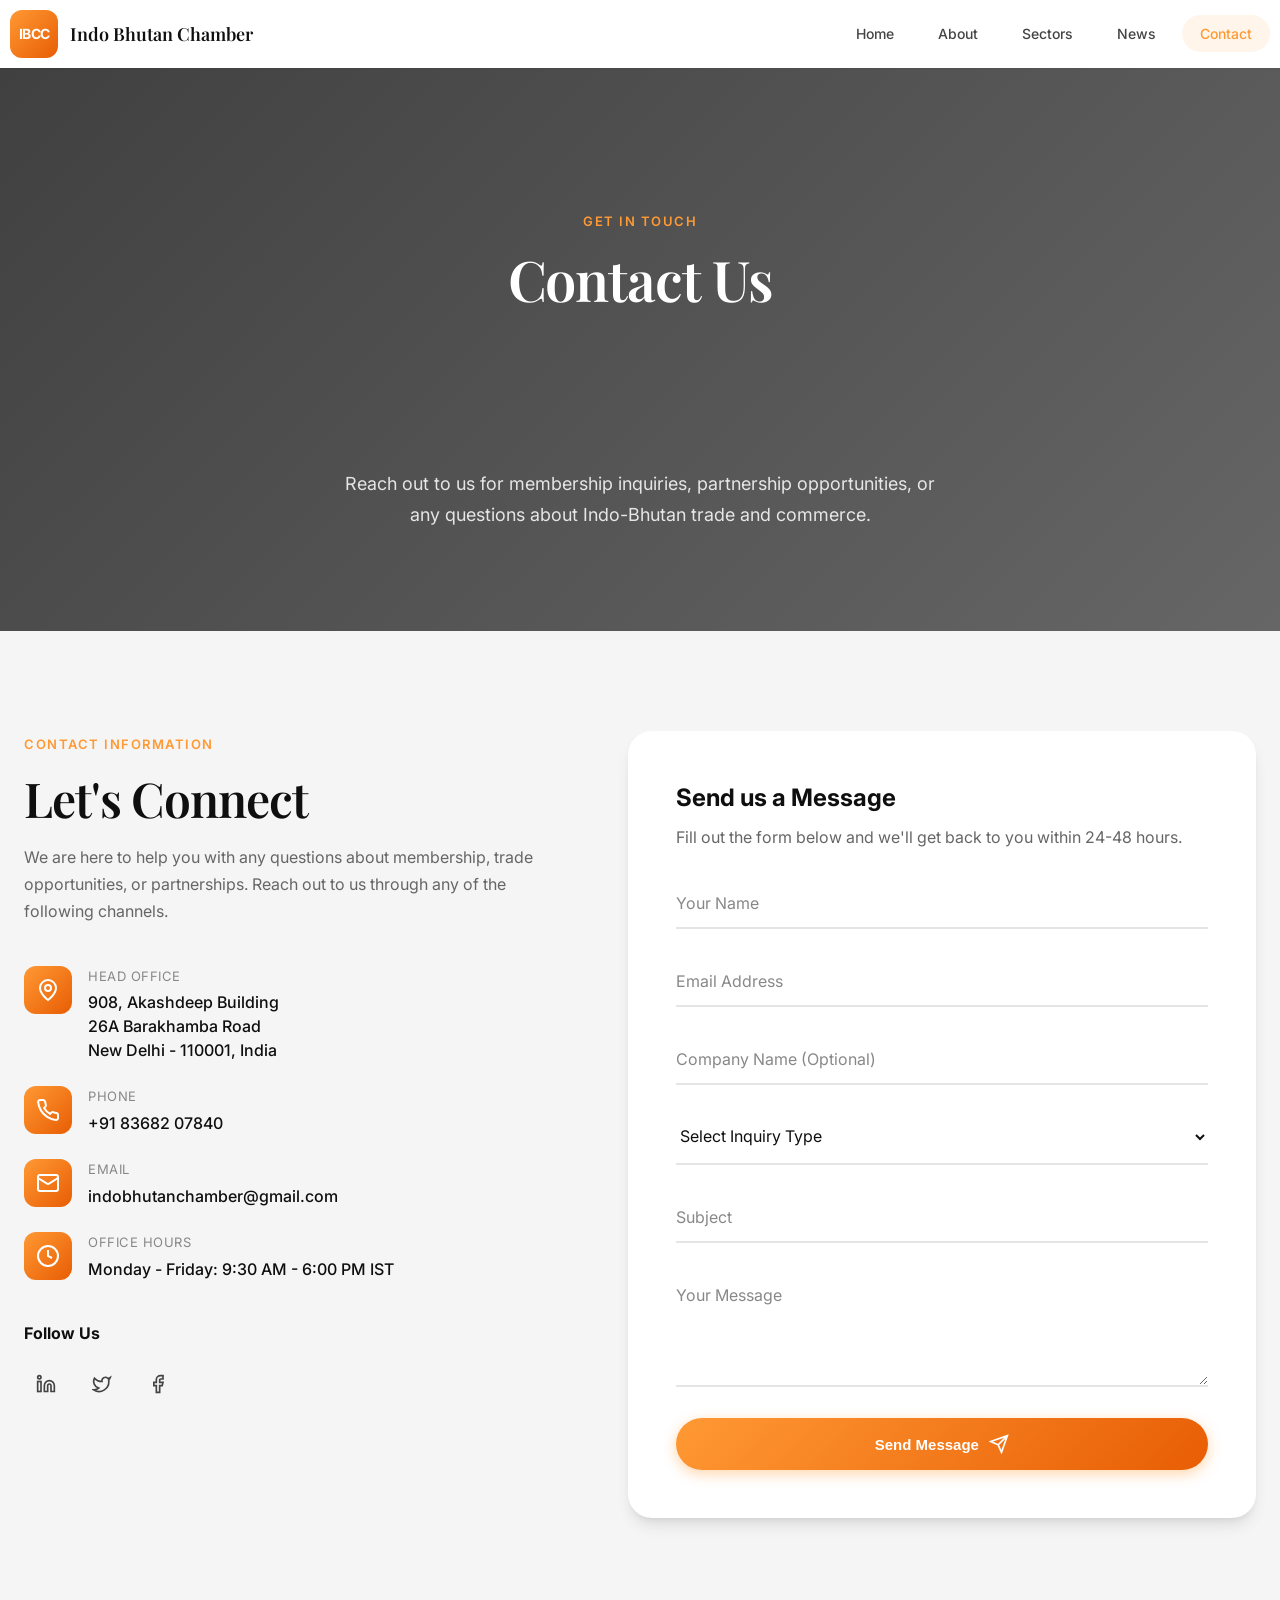
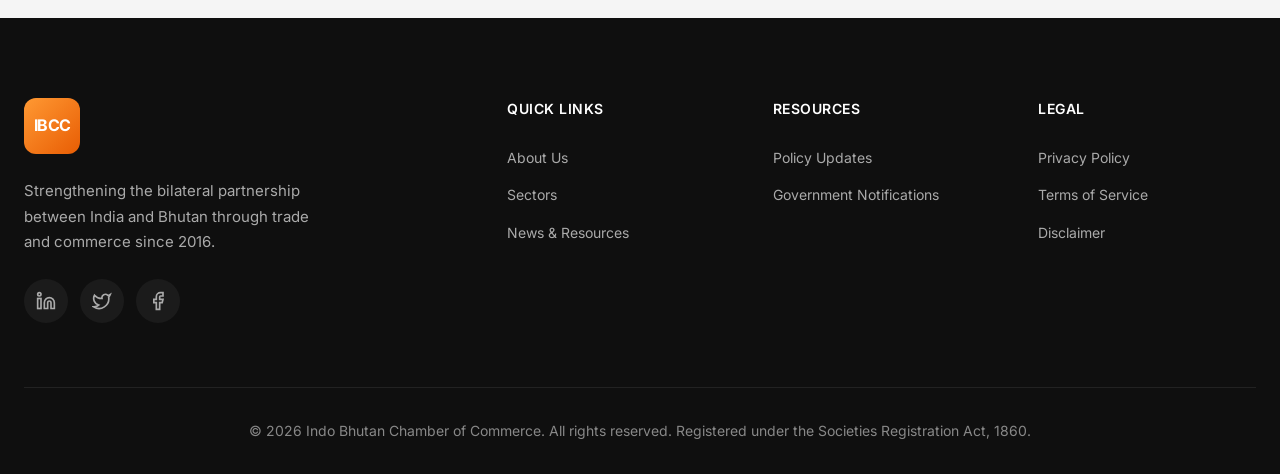
<file: contact.html>
<!DOCTYPE html>
<html lang="en">
<head>
    <meta charset="UTF-8">
    <meta name="viewport" content="width=device-width, initial-scale=1.0">
    <title>Contact Us - Indo Bhutan Chamber of Commerce</title>
    <meta name="description" content="Get in touch with the Indo Bhutan Chamber of Commerce. Contact us for membership inquiries, partnership opportunities, or questions about Indo-Bhutan trade.">
    <link rel="preconnect" href="https://fonts.googleapis.com">
    <link rel="preconnect" href="https://fonts.gstatic.com" crossorigin>
    <link href="https://fonts.googleapis.com/css2?family=Inter:wght@300;400;500;600;700&family=Playfair+Display:wght@400;500;600;700&display=swap" rel="stylesheet">
    <link rel="stylesheet" href="css/style.css">
</head>
<body>
    <!-- Header Placeholder -->
    <div id="header-placeholder"></div>

    <!-- Page Hero Section -->
    <section class="page-hero">
        <div class="hero-bg-image" style="background-image: url('https://images.unsplash.com/photo-1423666639041-f56000c27a9a?w=1920&q=80');"></div>
        <div class="hero-overlay"></div>
        <div class="hero-content">
            <span class="section-tag" style="color: var(--color-primary);">Get in Touch</span>
            <h1 class="hero-title" data-reveal>Contact Us</h1>
            <p class="hero-subtitle" data-reveal>
                Reach out to us for membership inquiries, partnership opportunities, 
                or any questions about Indo-Bhutan trade and commerce.
            </p>
        </div>
    </section>

    <!-- Contact Section -->
    <section class="contact" id="contact">
        <div class="container">
            <div class="contact-grid">
                <div class="contact-info" data-reveal>
                    <span class="section-tag">Contact Information</span>
                    <h2 class="section-title">Let's Connect</h2>
                    <p class="contact-desc">We are here to help you with any questions about membership, trade opportunities, or partnerships. Reach out to us through any of the following channels.</p>
                    
                    <div class="contact-details">
                        <div class="contact-item">
                            <div class="contact-icon">
                                <svg width="24" height="24" viewBox="0 0 24 24" fill="none" stroke="currentColor" stroke-width="2">
                                    <path d="M20 10c0 6-8 12-8 12s-8-6-8-12a8 8 0 0 1 16 0Z"/>
                                    <circle cx="12" cy="10" r="3"/>
                                </svg>
                            </div>
                            <div class="contact-text">
                                <span class="label">Head Office</span>
                                <span class="value">908, Akashdeep Building<br>26A Barakhamba Road<br>New Delhi - 110001, India</span>
                            </div>
                        </div>
                        <div class="contact-item">
                            <div class="contact-icon">
                                <svg width="24" height="24" viewBox="0 0 24 24" fill="none" stroke="currentColor" stroke-width="2">
                                    <path d="M22 16.92v3a2 2 0 0 1-2.18 2 19.79 19.79 0 0 1-8.63-3.07 19.5 19.5 0 0 1-6-6 19.79 19.79 0 0 1-3.07-8.67A2 2 0 0 1 4.11 2h3a2 2 0 0 1 2 1.72 12.84 12.84 0 0 0 .7 2.81 2 2 0 0 1-.45 2.11L8.09 9.91a16 16 0 0 0 6 6l1.27-1.27a2 2 0 0 1 2.11-.45 12.84 12.84 0 0 0 2.81.7A2 2 0 0 1 22 16.92z"/>
                                </svg>
                            </div>
                            <div class="contact-text">
                                <span class="label">Phone</span>
                                <span class="value">+91 83682 07840<br></span>
                            </div>
                        </div>
                        <div class="contact-item">
                            <div class="contact-icon">
                                <svg width="24" height="24" viewBox="0 0 24 24" fill="none" stroke="currentColor" stroke-width="2">
                                    <rect width="20" height="16" x="2" y="4" rx="2"/>
                                    <path d="m22 7-8.97 5.7a1.94 1.94 0 0 1-2.06 0L2 7"/>
                                </svg>
                            </div>
                            <div class="contact-text">
                                <span class="label">Email</span>
                                <span class="value">indobhutanchamber@gmail.com</span>
                            </div>
                        </div>
                        <div class="contact-item">
                            <div class="contact-icon">
                                <svg width="24" height="24" viewBox="0 0 24 24" fill="none" stroke="currentColor" stroke-width="2">
                                    <circle cx="12" cy="12" r="10"/>
                                    <polyline points="12 6 12 12 16 14"/>
                                </svg>
                            </div>
                            <div class="contact-text">
                                <span class="label">Office Hours</span>
                                <span class="value">Monday - Friday: 9:30 AM - 6:00 PM IST<br></span>
                            </div>
                        </div>
                    </div>
                    
                    <div style="margin-top: 40px;">
                        <h4 style="font-size: 16px; margin-bottom: 16px; color: var(--color-dark);">Follow Us</h4>
                        <div class="social-links">
                            <a href="#" class="social-link" aria-label="LinkedIn" style="background: var(--color-gray-100); color: var(--color-gray-700);">
                                <svg width="20" height="20" viewBox="0 0 24 24" fill="none" stroke="currentColor" stroke-width="2">
                                    <path d="M16 8a6 6 0 0 1 6 6v7h-4v-7a2 2 0 0 0-2-2 2 2 0 0 0-2 2v7h-4v-7a6 6 0 0 1 6-6z"/>
                                    <rect width="4" height="12" x="2" y="9"/>
                                    <circle cx="4" cy="4" r="2"/>
                                </svg>
                            </a>
                            <a href="#" class="social-link" aria-label="Twitter" style="background: var(--color-gray-100); color: var(--color-gray-700);">
                                <svg width="20" height="20" viewBox="0 0 24 24" fill="none" stroke="currentColor" stroke-width="2">
                                    <path d="M22 4s-.7 2.1-2 3.4c1.6 10-9.4 17.3-18 11.6 2.2.1 4.4-.6 6-2C3 15.5.5 9.6 3 5c2.2 2.6 5.6 4.1 9 4-.9-4.2 4-6.6 7-3.8 1.1 0 3-1.2 3-1.2z"/>
                                </svg>
                            </a>
                            <a href="#" class="social-link" aria-label="Facebook" style="background: var(--color-gray-100); color: var(--color-gray-700);">
                                <svg width="20" height="20" viewBox="0 0 24 24" fill="none" stroke="currentColor" stroke-width="2">
                                    <path d="M18 2h-3a5 5 0 0 0-5 5v3H7v4h3v8h4v-8h3l1-4h-4V7a1 1 0 0 1 1-1h3z"/>
                                </svg>
                            </a>
                        </div>
                    </div>
                </div>
                <div class="contact-form-wrapper" data-reveal>
                    <h3 style="font-size: 24px; margin-bottom: 8px; color: var(--color-dark);">Send us a Message</h3>
                    <p style="color: var(--color-gray-600); margin-bottom: 24px;">Fill out the form below and we'll get back to you within 24-48 hours.</p>
                    <form class="contact-form" id="contactForm">
                        <div class="form-group">
                            <input type="text" id="name" required placeholder=" ">
                            <label for="name">Your Name</label>
                        </div>
                        <div class="form-group">
                            <input type="email" id="email" required placeholder=" ">
                            <label for="email">Email Address</label>
                        </div>
                        <div class="form-group">
                            <input type="text" id="company" placeholder=" ">
                            <label for="company">Company Name (Optional)</label>
                        </div>
                        <div class="form-group">
                            <select id="inquiry" required style="width: 100%; padding: 16px 0; font-size: 16px; font-family: inherit; color: var(--color-dark); background: transparent; border: none; border-bottom: 2px solid var(--color-gray-200); outline: none;">
                                <option value="">Select Inquiry Type</option>
                                <option value="membership">Membership Inquiry</option>
                                <option value="partnership">Partnership Opportunity</option>
                                <option value="trade">Trade Related Query</option>
                                <option value="event">Event Information</option>
                                <option value="other">Other</option>
                            </select>
                        </div>
                        <div class="form-group">
                            <input type="text" id="subject" required placeholder=" ">
                            <label for="subject">Subject</label>
                        </div>
                        <div class="form-group">
                            <textarea id="message" rows="4" required placeholder=" "></textarea>
                            <label for="message">Your Message</label>
                        </div>
                        <button type="submit" class="btn btn-primary btn-full">
                            Send Message
                            <svg width="20" height="20" viewBox="0 0 24 24" fill="none" stroke="currentColor" stroke-width="2">
                                <path d="M22 2L11 13M22 2l-7 20-4-9-9-4 20-7z"/>
                            </svg>
                        </button>
                    </form>
                </div>
            </div>
        </div>
    </section>

    <!-- Bhutan Office Section -->
<!--    <section class="content-section" style="background: var(--color-gray-100);">
        <div class="container">
            <div class="section-header" data-reveal>
                <span class="section-tag">Our Offices</span>
                <h2 class="section-title">Bhutan Liaison Office</h2>
                <p class="section-subtitle">We also have a presence in Bhutan to serve our members better</p>
            </div>
            
            <div class="membership-grid" style="grid-template-columns: repeat(2, 1fr);">
                <div class="benefit-card" data-reveal>
                    <div class="benefit-content">
                        <h3>Thimphu Office</h3>
                        <p style="margin-bottom: 16px;">
                            <strong>Address:</strong><br>
                            2nd Floor, DNT Building<br>
                            Chang Lam, Thimphu<br>
                            Bhutan
                        </p>
                        <p style="margin-bottom: 16px;">
                            <strong>Contact:</strong><br>
                            Phone: +975 2 321 456<br>
                            Email: indobhutanchamber@gmail.com
                        </p>
                        <p>
                            <strong>Office Hours:</strong><br>
                            Monday - Friday: 9:00 AM - 5:00 PM BST
                        </p>
                    </div>
                </div>
                <div class="benefit-card" data-reveal>
                    <div class="benefit-content">
                        <h3>Phuentsholing Office</h3>
                        <p style="margin-bottom: 16px;">
                            <strong>Address:</strong><br>
                            Ground Floor, Trade Centre<br>
                            Main Town, Phuentsholing<br>
                            Bhutan
                        </p>
                        <p style="margin-bottom: 16px;">
                            <strong>Contact:</strong><br>
                            Phone: +975 5 251 789<br>
                            Email: indobhutanchamber@gmail.com
                        </p>
                        <p>
                            <strong>Office Hours:</strong><br>
                            Monday - Friday: 8:30 AM - 5:30 PM BST<br>
                            Saturday: 8:30 AM - 12:00 PM BST
                        </p>
                    </div>
                </div>
            </div>
        </div>
    </section> -->

    <!-- Footer Placeholder -->
    <div id="footer-placeholder"></div>

    <script src="js/main.js"></script>
</body>
</html>
</file>
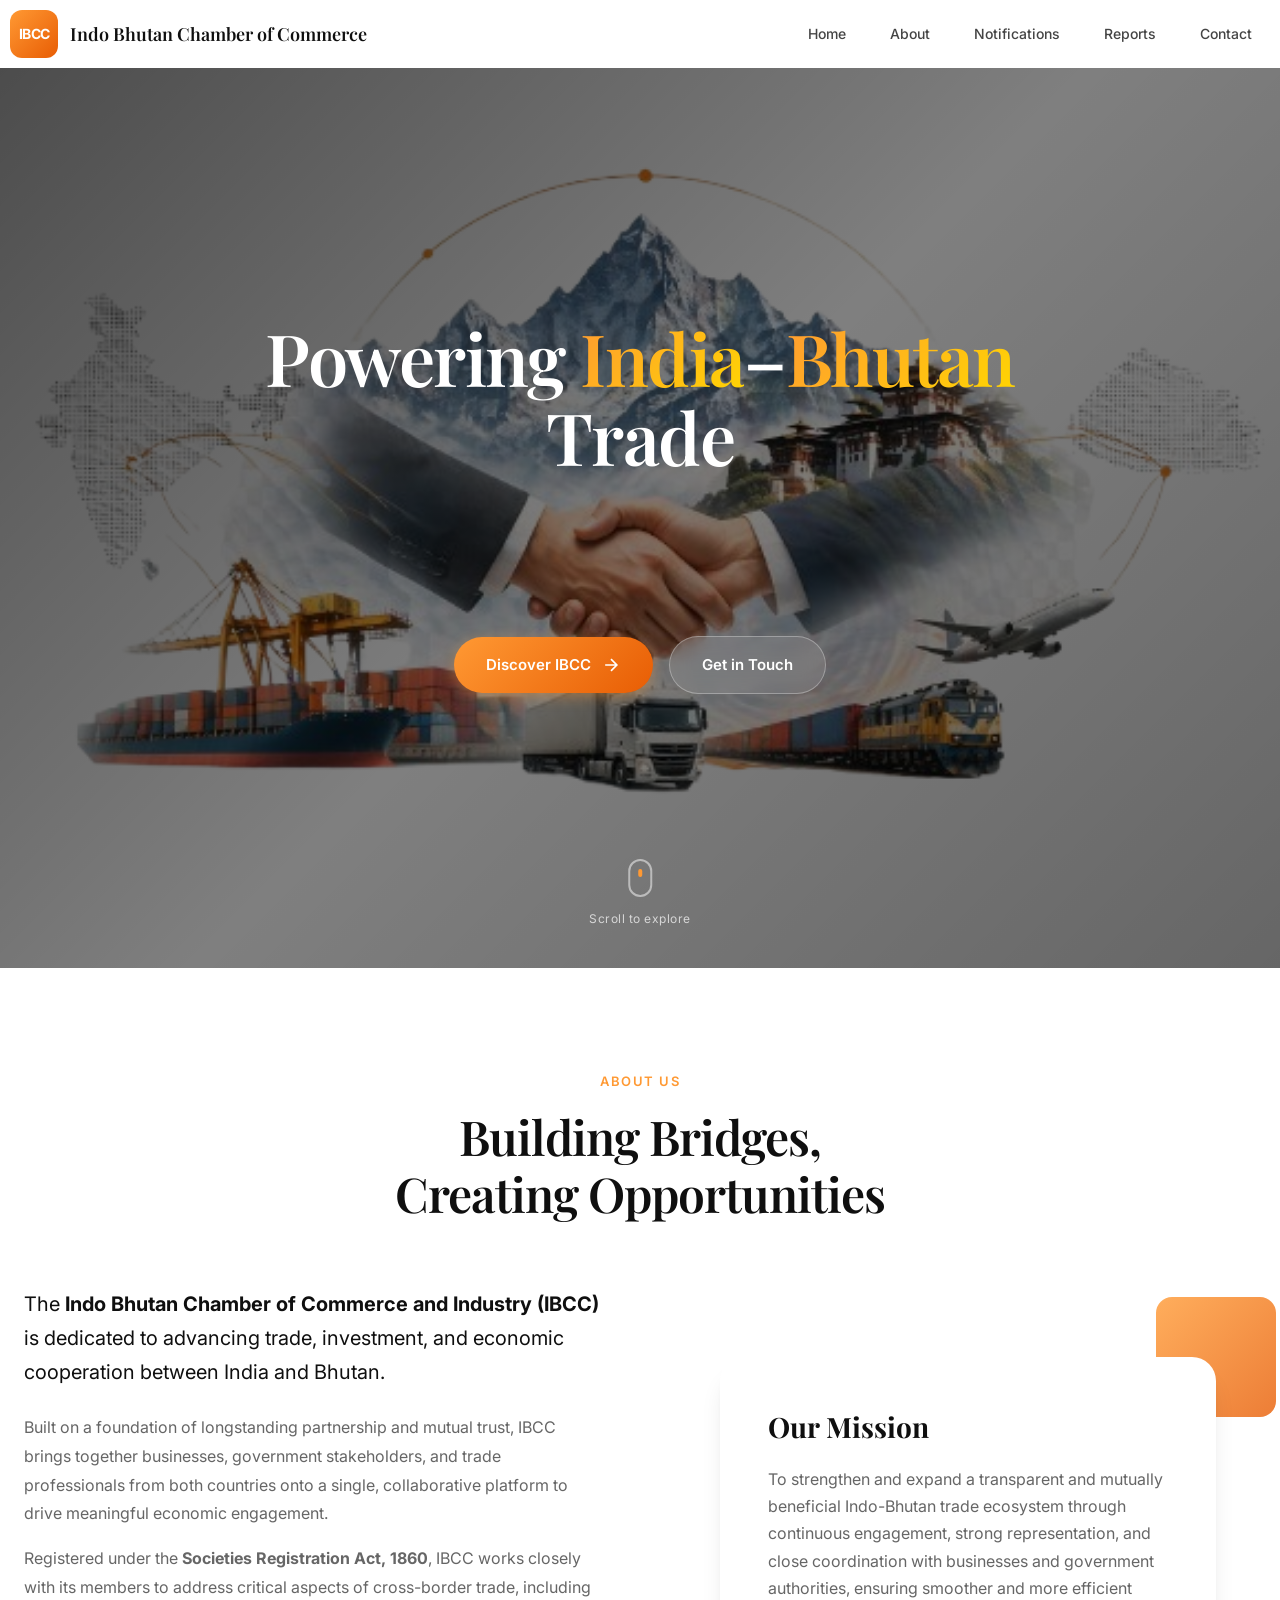
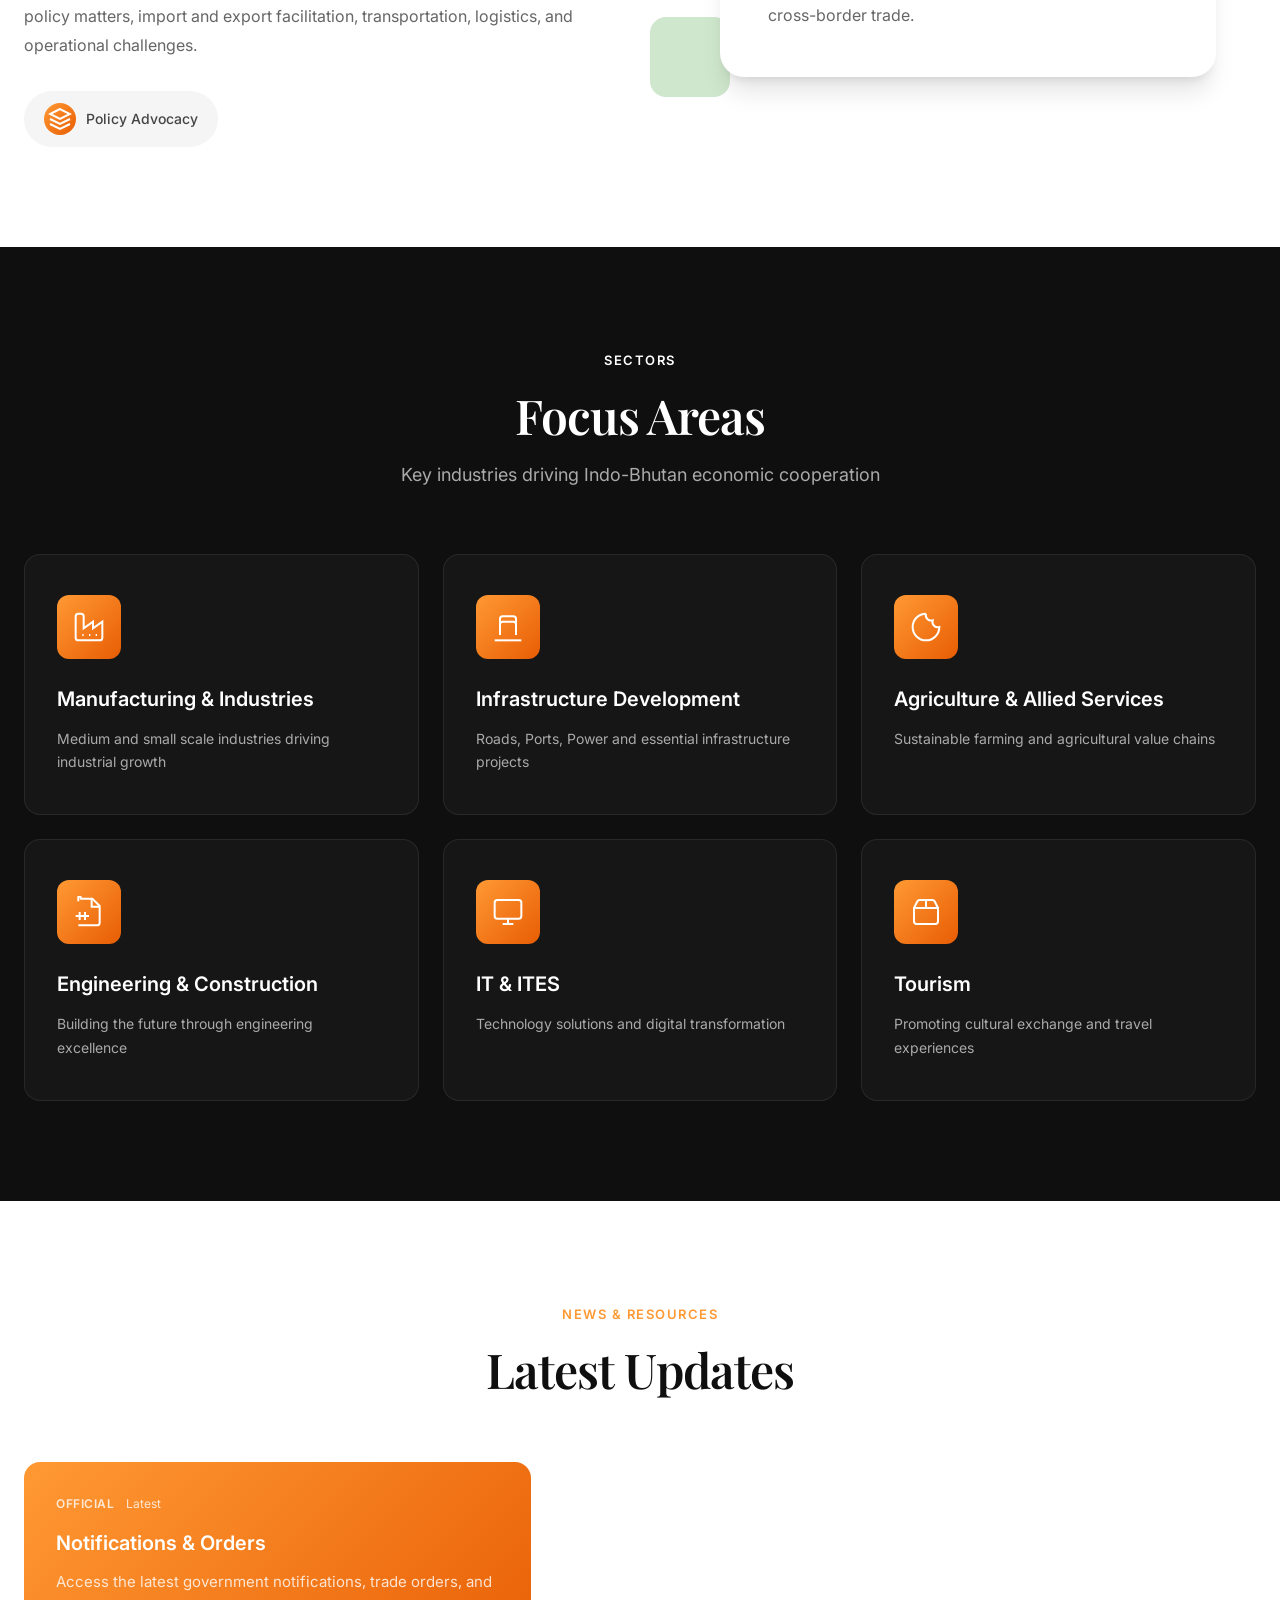
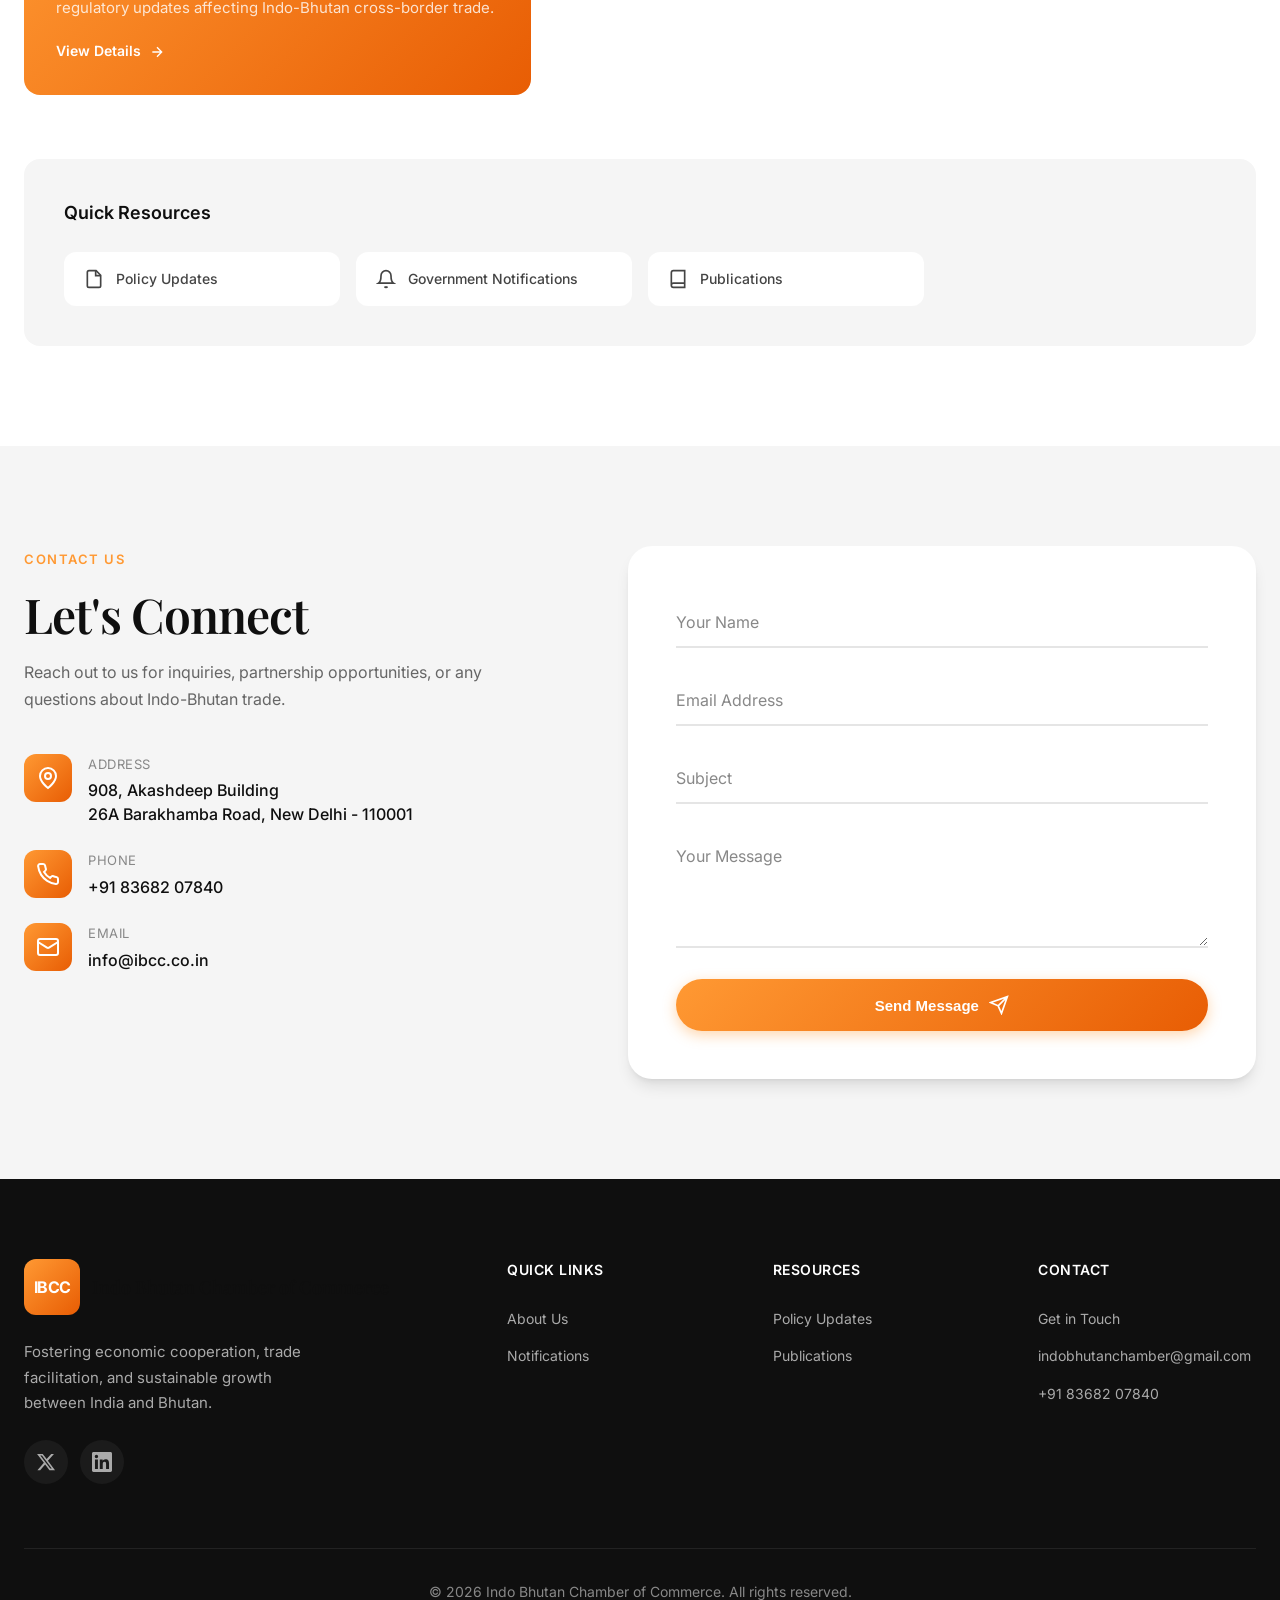
<file: index2.html>
<!DOCTYPE html>
<html lang="en">
<head>
    <meta charset="UTF-8">
    <meta name="viewport" content="width=device-width, initial-scale=1.0">
    <title>IBCC - Indo Bhutan Chamber of Commerce</title>
    <meta name="description" content="The Indo Bhutan Chamber of Commerce fosters economic cooperation, trade facilitation, and sustainable growth between India and Bhutan.">
    <link rel="preconnect" href="https://fonts.googleapis.com">
    <link rel="preconnect" href="https://fonts.gstatic.com" crossorigin>
    <link href="https://fonts.googleapis.com/css2?family=Inter:wght@300;400;500;600;700&family=Playfair+Display:wght@400;500;600;700&display=swap" rel="stylesheet">
    <link rel="stylesheet" href="css/style.css">
</head>
<body>
    <!-- Header -->
    <header class="header" id="navbar">
        <nav class="nav-container">
            <a href="index.html" class="logo">
                <div class="logo-icon">IBCC</div>
                <span class="logo-text">Indo Bhutan Chamber of Commerce</span>
            </a>
            <button class="nav-toggle" id="navToggle" aria-label="Toggle navigation">
                <span></span>
                <span></span>
                <span></span>
            </button>
            <ul class="nav-menu" id="navMenu">
                <li><a href="index.html" class="nav-link active">Home</a></li>
                <li><a href="about.html" class="nav-link">About</a></li>
                <li><a href="notifications.html" class="nav-link">Notifications</a></li>
                <li><a href="annual-report.html" class="nav-link">Reports</a></li>
                <li><a href="contact.html" class="nav-link">Contact</a></li>
            </ul>
        </nav>
    </header>

    <!-- Hero Section -->
    <section class="hero" id="home">
        <div class="hero-bg-image" style="background-image: url('background5.png');"></div>
        <div class="hero-overlay"></div>
        <div class="hero-content">
            <h1 class="hero-title" data-reveal>
                Powering <span class="text-gradient">India</span>–<span class="text-gradient">Bhutan</span> Trade
            </h1>

            <div class="hero-cta" data-reveal>
                <a href="about.html" class="btn btn-primary">
                    Discover IBCC
                    <svg width="20" height="20" viewBox="0 0 24 24" fill="none" stroke="currentColor" stroke-width="2">
                        <path d="M5 12h14M12 5l7 7-7 7"/>
                    </svg>
                </a>
                <a href="contact.html" class="btn btn-secondary">Get in Touch</a>
            </div>
        </div>
        <div class="scroll-indicator">
            <div class="mouse">
                <div class="wheel"></div>
            </div>
            <span>Scroll to explore</span>
        </div>
    </section>

    <!-- About Section -->
    <section class="about" id="about">
        <div class="container">
            <div class="section-header" data-reveal>
                <span class="section-tag">About Us</span>
                <h2 class="section-title">Building Bridges,<br>Creating Opportunities</h2>
            </div>
            <div class="about-grid">
                <div class="about-content" data-reveal>
                    <p class="about-lead">
                        The <strong>Indo Bhutan Chamber of Commerce and Industry (IBCC)</strong> is dedicated to advancing trade, 
                        investment, and economic cooperation between India and Bhutan.
                    </p>
                    <p class="about-text">
                        Built on a foundation of longstanding partnership and mutual trust, IBCC brings together businesses, 
                        government stakeholders, and trade professionals from both countries onto a single, collaborative 
                        platform to drive meaningful economic engagement.
                    </p>
                    <p class="about-text">
                        Registered under the <strong>Societies Registration Act, 1860</strong>, IBCC works closely with its members 
                        to address critical aspects of cross-border trade, including policy matters, import and export 
                        facilitation, transportation, logistics, and operational challenges.
                    </p>
                    <div class="about-features">
                        <div class="feature-item">
                            <div class="feature-icon">
                                <svg width="24" height="24" viewBox="0 0 24 24" fill="none" stroke="currentColor" stroke-width="2">
                                    <path d="M12 2L2 7l10 5 10-5-10-5zM2 17l10 5 10-5M2 12l10 5 10-5"/>
                                </svg>
                            </div>
                            <span>Policy Advocacy</span>
                        </div>
                       
                    </div>
                </div>
                <div class="about-visual" data-reveal>
                    <div class="visual-card">
                        <div class="card-inner">
                            <div class="card-front">
                                <h3>Our Mission</h3>
                                <p>To strengthen and expand a transparent and mutually beneficial Indo-Bhutan trade ecosystem through continuous engagement, strong representation, and close coordination with businesses and government authorities, ensuring smoother and more efficient cross-border trade.</p>
                            </div>
                        </div>
                        <div class="floating-element fe-1"></div>
                        <div class="floating-element fe-2"></div>
                    </div>
                </div>
            </div>
        </div>
    </section>

    


    <!-- Sectors Section -->
    <section class="sectors" id="sectors">
        <div class="container">
            <div class="section-header" data-reveal>
                <span class="section-tag">Sectors</span>
                <h2 class="section-title">Focus Areas</h2>
                <p class="section-subtitle">Key industries driving Indo-Bhutan economic cooperation</p>
            </div>
            <div class="sectors-grid">
                <div class="sector-card" data-reveal>
                    <div class="sector-icon">
                        <svg width="32" height="32" viewBox="0 0 24 24" fill="none" stroke="currentColor" stroke-width="1.5">
                            <path d="M2 20a2 2 0 0 0 2 2h16a2 2 0 0 0 2-2V8l-7 5V8l-7 5V4a2 2 0 0 0-2-2H4a2 2 0 0 0-2 2Z"/>
                            <path d="M17 18h1"/>
                            <path d="M12 18h1"/>
                            <path d="M7 18h1"/>
                        </svg>
                    </div>
                    <h3>Manufacturing & Industries</h3>
                    <p>Medium and small scale industries driving industrial growth</p>
                </div>
                <div class="sector-card" data-reveal>
                    <div class="sector-icon">
                        <svg width="32" height="32" viewBox="0 0 24 24" fill="none" stroke="currentColor" stroke-width="1.5">
                            <path d="M2 22h20"/>
                            <path d="M6 18v-8a2 2 0 0 1 2-2h8a2 2 0 0 1 2 2v8"/>
                            <path d="M10 10v.01"/>
                            <path d="M14 10v.01"/>
                            <path d="M10 14v.01"/>
                            <path d="M14 14v.01"/>
                            <path d="M10 18v.01"/>
                            <path d="M14 18v.01"/>
                            <path d="M6 10V6a2 2 0 0 1 2-2h8a2 2 0 0 1 2 2v4"/>
                        </svg>
                    </div>
                    <h3>Infrastructure Development</h3>
                    <p>Roads, Ports, Power and essential infrastructure projects</p>
                </div>
                <div class="sector-card" data-reveal>
                    <div class="sector-icon">
                        <svg width="32" height="32" viewBox="0 0 24 24" fill="none" stroke="currentColor" stroke-width="1.5">
                            <path d="M12 2a10 10 0 1 0 10 10 4 4 0 0 1-5-5 4 4 0 0 1-5-5"/>
                            <path d="M8.5 8.5v.01"/>
                            <path d="M16 15.5v.01"/>
                            <path d="M12 12v.01"/>
                            <path d="M11 17v.01"/>
                            <path d="M7 14v.01"/>
                        </svg>
                    </div>
                    <h3>Agriculture & Allied Services</h3>
                    <p>Sustainable farming and agricultural value chains</p>
                </div>
                <div class="sector-card" data-reveal>
                    <div class="sector-icon">
                        <svg width="32" height="32" viewBox="0 0 24 24" fill="none" stroke="currentColor" stroke-width="1.5">
                            <path d="M4 22h14a2 2 0 0 0 2-2V7.5L14.5 2H6a2 2 0 0 0-2-2v4"/>
                            <path d="M14 2v6h6"/>
                            <path d="M2 15h10"/>
                            <path d="M5 12v6"/>
                            <path d="M9 12v6"/>
                        </svg>
                    </div>
                    <h3>Engineering & Construction</h3>
                    <p>Building the future through engineering excellence</p>
                </div>
                <div class="sector-card" data-reveal>
                    <div class="sector-icon">
                        <svg width="32" height="32" viewBox="0 0 24 24" fill="none" stroke="currentColor" stroke-width="1.5">
                            <rect width="20" height="14" x="2" y="3" rx="2"/>
                            <line x1="8" x2="16" y1="21" y2="21"/>
                            <line x1="12" x2="12" y1="17" y2="21"/>
                        </svg>
                    </div>
                    <h3>IT & ITES</h3>
                    <p>Technology solutions and digital transformation</p>
                </div>
                <div class="sector-card" data-reveal>
                    <div class="sector-icon">
                        <svg width="32" height="32" viewBox="0 0 24 24" fill="none" stroke="currentColor" stroke-width="1.5">
                            <path d="M3 9h18v10a2 2 0 0 1-2 2H5a2 2 0 0 1-2-2V9Z"/>
                            <path d="m3 9 2.45-4.9A2 2 0 0 1 7.24 3h9.52a2 2 0 0 1 1.8 1.1L21 9"/>
                            <path d="M12 3v6"/>
                        </svg>
                    </div>
                    <h3>Tourism</h3>
                    <p>Promoting cultural exchange and travel experiences</p>
                </div>
            </div>
        </div>
    </section>

    <!-- News & Resources Section -->
    <section class="news" id="news">
        <div class="container">
            <div class="section-header" data-reveal>
                <span class="section-tag">News & Resources</span>
                <h2 class="section-title">Latest Updates</h2>
            </div>
            <div class="news-grid">
                <div class="news-card featured" data-reveal>
                    <div class="news-meta">
                        <span class="news-category">Official</span>
                        <span class="news-date">Latest</span>
                    </div>
                    <h3 class="news-title">Notifications & Orders</h3>
                    <p class="news-excerpt">Access the latest government notifications, trade orders, and regulatory updates affecting Indo-Bhutan cross-border trade.</p>
                    <a href="notifications.html" class="news-link">
                        View Details
                        <svg width="16" height="16" viewBox="0 0 24 24" fill="none" stroke="currentColor" stroke-width="2">
                            <path d="M5 12h14M12 5l7 7-7 7"/>
                        </svg>
                    </a>
                </div>
            </div>
            <div class="resources-section" data-reveal>
                <h3 class="resources-title">Quick Resources</h3>
                <div class="resources-grid">
                    <a href="notifications.html" class="resource-item">
                        <span class="resource-icon">
                            <svg width="20" height="20" viewBox="0 0 24 24" fill="none" stroke="currentColor" stroke-width="2">
                                <path d="M14.5 2H6a2 2 0 0 0-2 2v16a2 2 0 0 0 2 2h12a2 2 0 0 0 2-2V7.5L14.5 2z"/>
                                <polyline points="14 2 14 8 20 8"/>
                            </svg>
                        </span>
                        <span>Policy Updates</span>
                    
                    <a href="notifications.html" class="resource-item">
                        <span class="resource-icon">
                            <svg width="20" height="20" viewBox="0 0 24 24" fill="none" stroke="currentColor" stroke-width="2">
                                <path d="M6 8a6 6 0 0 1 12 0c0 7 3 9 3 9H3s3-2 3-9"/>
                                <path d="M10.3 21a1.94 1.94 0 0 0 3.4 0"/>
                            </svg>
                        </span>
                        <span>Government Notifications</span>
                    </a>
                    <a href="annual-report.html" class="resource-item">
                        <span class="resource-icon">
                            <svg width="20" height="20" viewBox="0 0 24 24" fill="none" stroke="currentColor" stroke-width="2">
                                <path d="M4 19.5v-15A2.5 2.5 0 0 1 6.5 2H20v20H6.5a2.5 2.5 0 0 1 0-5H20"/>
                            </svg>
                        </span>
                        <span>Publications</span>
                    </a>
                </div>
            </div>
        </div>
    </section>

    <!-- Contact Section -->
    <section class="contact" id="contact">
        <div class="container">
            <div class="contact-grid">
                <div class="contact-info" data-reveal>
                    <span class="section-tag">Contact Us</span>
                    <h2 class="section-title">Let's Connect</h2>
                    <p class="contact-desc">Reach out to us for inquiries, partnership opportunities, or any questions about Indo-Bhutan trade.</p>
                    
                    <div class="contact-details">
                        <div class="contact-item">
                            <div class="contact-icon">
                                <svg width="24" height="24" viewBox="0 0 24 24" fill="none" stroke="currentColor" stroke-width="2">
                                    <path d="M20 10c0 6-8 12-8 12s-8-6-8-12a8 8 0 0 1 16 0Z"/>
                                    <circle cx="12" cy="10" r="3"/>
                                </svg>
                            </div>
                            <div class="contact-text">
                                <span class="label">Address</span>
                                <span class="value">908, Akashdeep Building<br>26A Barakhamba Road, New Delhi - 110001</span>
                            </div>
                        </div>
                        <div class="contact-item">
                            <div class="contact-icon">
                                <svg width="24" height="24" viewBox="0 0 24 24" fill="none" stroke="currentColor" stroke-width="2">
                                    <path d="M22 16.92v3a2 2 0 0 1-2.18 2 19.79 19.79 0 0 1-8.63-3.07 19.5 19.5 0 0 1-6-6 19.79 19.79 0 0 1-3.07-8.67A2 2 0 0 1 4.11 2h3a2 2 0 0 1 2 1.72 12.84 12.84 0 0 0 .7 2.81 2 2 0 0 1-.45 2.11L8.09 9.91a16 16 0 0 0 6 6l1.27-1.27a2 2 0 0 1 2.11-.45 12.84 12.84 0 0 0 2.81.7A2 2 0 0 1 22 16.92z"/>
                                </svg>
                            </div>
                            <div class="contact-text">
                                <span class="label">Phone</span>
                                <span class="value">+91 83682 07840</span>
                            </div>
                        </div>
                        <div class="contact-item">
                            <div class="contact-icon">
                                <svg width="24" height="24" viewBox="0 0 24 24" fill="none" stroke="currentColor" stroke-width="2">
                                    <rect width="20" height="16" x="2" y="4" rx="2"/>
                                    <path d="m22 7-8.97 5.7a1.94 1.94 0 0 1-2.06 0L2 7"/>
                                </svg>
                            </div>
                            <div class="contact-text">
                                <span class="label">Email</span>
                                <span class="value">info@ibcc.co.in</span>
                            </div>
                        </div>
                    </div>
                </div>
                <div class="contact-form-wrapper" data-reveal>
                    <form class="contact-form" id="contactForm">
                        <div class="form-group">
                            <input type="text" id="name" required placeholder=" ">
                            <label for="name">Your Name</label>
                        </div>
                        <div class="form-group">
                            <input type="email" id="email" required placeholder=" ">
                            <label for="email">Email Address</label>
                        </div>
                        <div class="form-group">
                            <input type="text" id="subject" required placeholder=" ">
                            <label for="subject">Subject</label>
                        </div>
                        <div class="form-group">
                            <textarea id="message" rows="4" required placeholder=" "></textarea>
                            <label for="message">Your Message</label>
                        </div>
                        <button type="submit" class="btn btn-primary btn-full">
                            Send Message
                            <svg width="20" height="20" viewBox="0 0 24 24" fill="none" stroke="currentColor" stroke-width="2">
                                <path d="M22 2L11 13M22 2l-7 20-4-9-9-4 20-7z"/>
                            </svg>
                        </button>
                    </form>
                </div>
            </div>
        </div>
    </section>

    <!-- Footer -->
    <footer class="footer">
        <div class="container">
            <div class="footer-grid">
                <div class="footer-logo">
                    <a href="index.html" class="logo">
                        <div class="logo-icon">IBCC</div>
                        <span class="logo-text">Indo Bhutan Chamber of Commerce</span>
                    </a>
                    <p class="footer-tagline">Fostering economic cooperation, trade facilitation, and sustainable growth between India and Bhutan.</p>
                    <div class="social-links">
                        <a href="#" class="social-link" aria-label="Twitter">
                            <svg width="20" height="20" viewBox="0 0 24 24" fill="currentColor"><path d="M18.244 2.25h3.308l-7.227 8.26 8.502 11.24H16.17l-5.214-6.817L4.99 21.75H1.68l7.73-8.835L1.254 2.25H8.08l4.713 6.231zm-1.161 17.52h1.833L7.084 4.126H5.117z"/></svg>
                        </a>
                        <a href="#" class="social-link" aria-label="LinkedIn">
                            <svg width="20" height="20" viewBox="0 0 24 24" fill="currentColor"><path d="M20.447 20.452h-3.554v-5.569c0-1.328-.027-3.037-1.852-3.037-1.853 0-2.136 1.445-2.136 2.939v5.667H9.351V9h3.414v1.561h.046c.477-.9 1.637-1.85 3.37-1.85 3.601 0 4.267 2.37 4.267 5.455v6.286zM5.337 7.433a2.062 2.062 0 01-2.063-2.065 2.064 2.064 0 112.063 2.065zm1.782 13.019H3.555V9h3.564v11.452zM22.225 0H1.771C.792 0 0 .774 0 1.729v20.542C0 23.227.792 24 1.771 24h20.451C23.2 24 24 23.227 24 22.271V1.729C24 .774 23.2 0 22.222 0h.003z"/></svg>
                        </a>
                    </div>
                </div>
                <div class="footer-links">
                    <h4>Quick Links</h4>
                    <ul>
                        <li><a href="about.html">About Us</a></li>
                        <li><a href="notifications.html">Notifications</a></li>
                        
                    </ul>
                </div>
                <div class="footer-links">
                    <h4>Resources</h4>
                    <ul>
                        <li><a href="notifications.html">Policy Updates</a></li>
                        
                        <li><a href="annual-report.html">Publications</a></li>
                    </ul>
                </div>
                <div class="footer-links">
                    <h4>Contact</h4>
                    <ul>
                        <li><a href="contact.html">Get in Touch</a></li>
                        <li><a href="mailto:indobhutanchamber@gmail.com">indobhutanchamber@gmail.com</a></li>
                        <li><a href="tel:+918368207840">+91 83682 07840</a></li>
                    </ul>
                </div>
            </div>
            <div class="footer-bottom">
                <p>&copy; 2026 Indo Bhutan Chamber of Commerce. All rights reserved.</p>
            </div>
        </div>
    </footer>

    <!-- Toast -->
    <div class="toast" id="toast">
        <div class="toast-content">
            <svg width="24" height="24" viewBox="0 0 24 24" fill="none" stroke="currentColor" stroke-width="2">
                <path d="M22 11.08V12a10 10 0 1 1-5.93-9.14"/>
                <polyline points="22 4 12 14.01 9 11.01"/>
            </svg>
            <span>Message sent successfully!</span>
        </div>
    </div>

    <!-- Overlay for mobile menu -->
    <div class="nav-overlay" id="navOverlay"></div>

    <script src="js/main.js"></script>
</body>
</html>
</file>
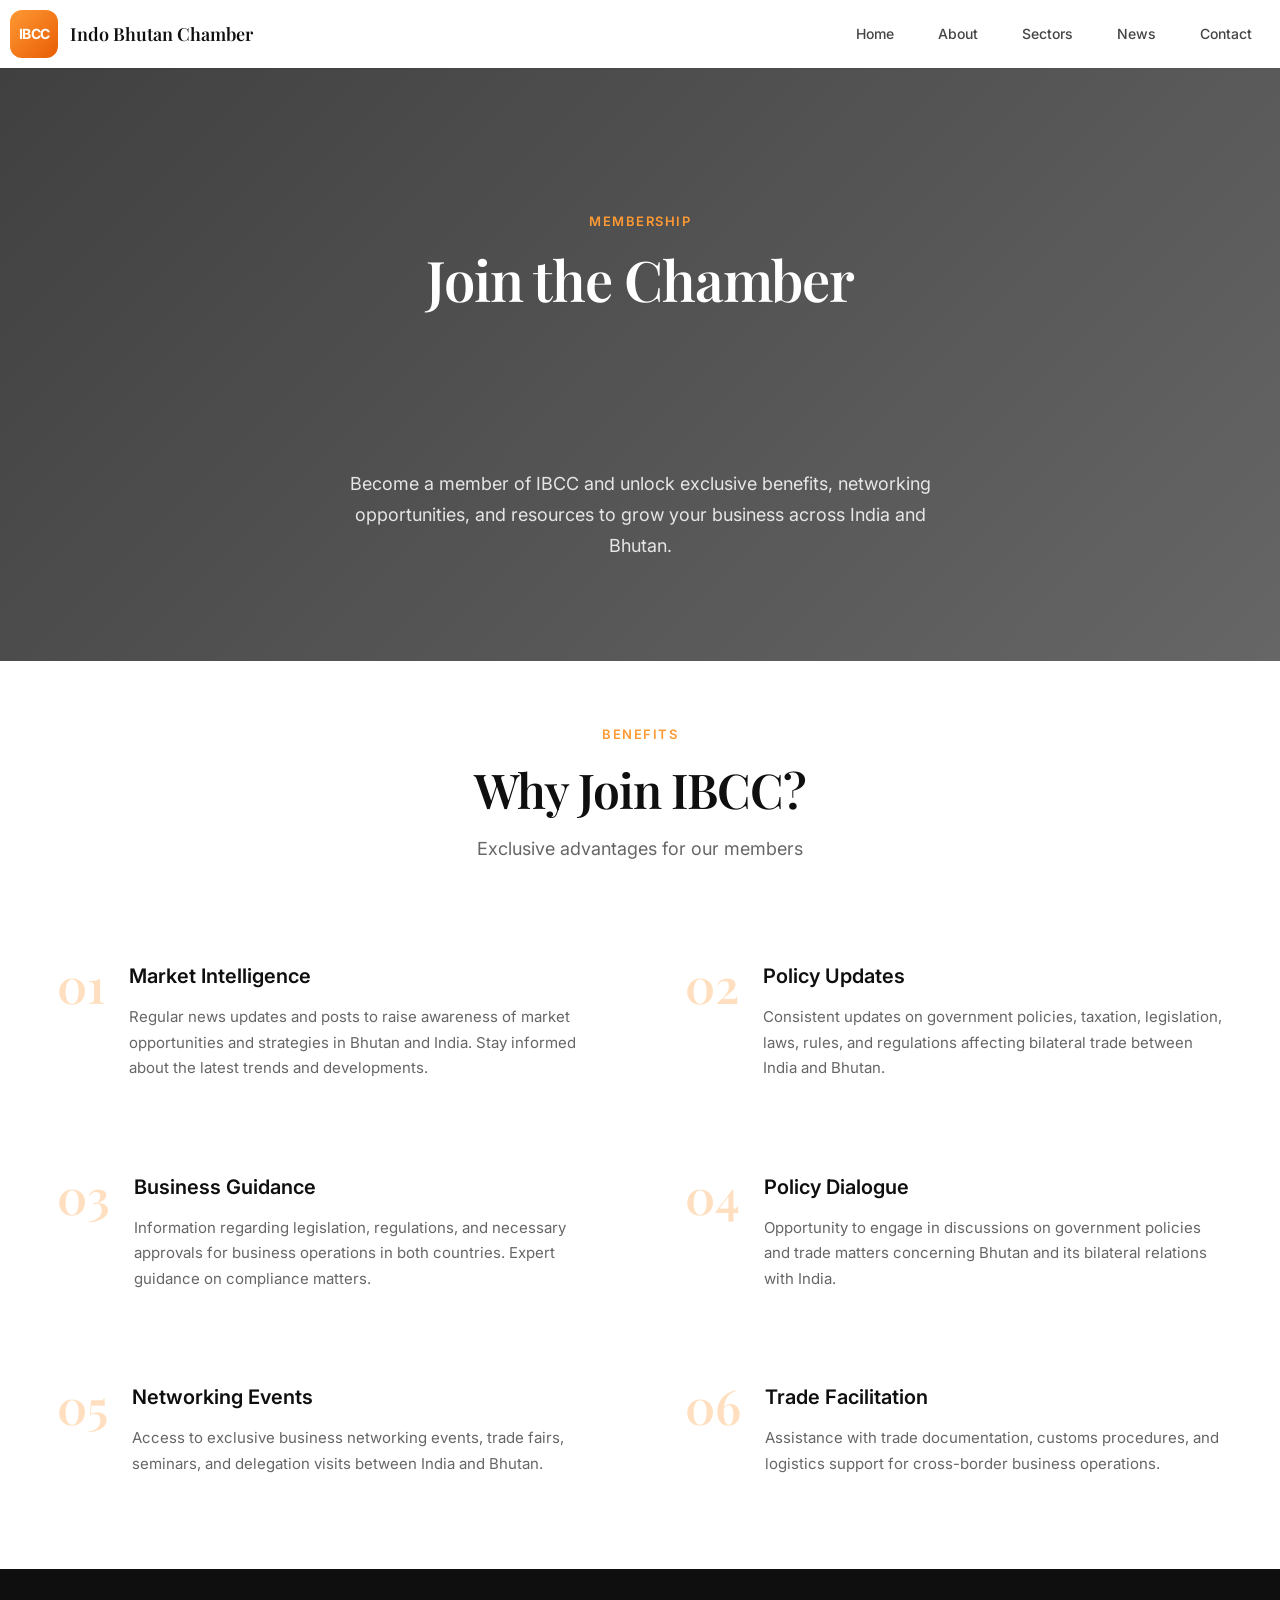
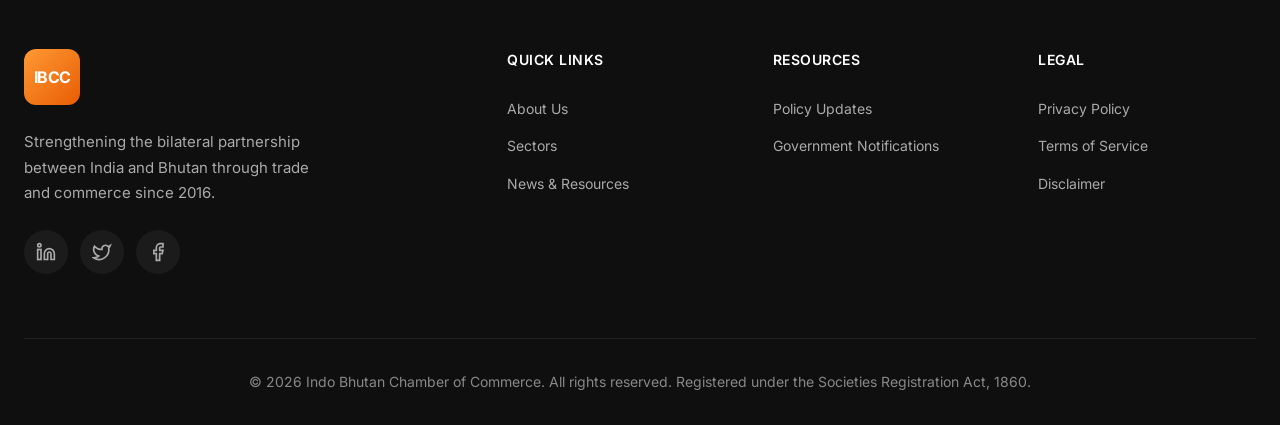
<file: membership.html>
<!DOCTYPE html>
<html lang="en">
<head>
    <meta charset="UTF-8">
    <meta name="viewport" content="width=device-width, initial-scale=1.0">
    <title>Membership - Indo Bhutan Chamber of Commerce</title>
    <meta name="description" content="Join the Indo Bhutan Chamber of Commerce. Explore membership benefits, plans, and become part of the bilateral business community.">
    <link rel="preconnect" href="https://fonts.googleapis.com">
    <link rel="preconnect" href="https://fonts.gstatic.com" crossorigin>
    <link href="https://fonts.googleapis.com/css2?family=Inter:wght@300;400;500;600;700&family=Playfair+Display:wght@400;500;600;700&display=swap" rel="stylesheet">
    <link rel="stylesheet" href="css/style.css">
</head>
<body>
    <!-- Header Placeholder -->
    <div id="header-placeholder"></div>

    <!-- Page Hero Section -->
    <section class="page-hero">
        <div class="hero-bg-image" style="background-image: url('https://images.unsplash.com/photo-1556761175-5973dc0f32e7?w=1920&q=80');"></div>
        <div class="hero-overlay"></div>
        <div class="hero-content">
            <span class="section-tag" style="color: var(--color-primary);">Membership</span>
            <h1 class="hero-title" data-reveal>Join the Chamber</h1>
            <p class="hero-subtitle" data-reveal>
                Become a member of IBCC and unlock exclusive benefits, networking opportunities, 
                and resources to grow your business across India and Bhutan.
            </p>
        </div>
    </section>

    <!-- Membership Benefits Section -->
    <section class="content-section">
        <div class="container">
            <div class="section-header" data-reveal>
                <span class="section-tag">Benefits</span>
                <h2 class="section-title">Why Join IBCC?</h2>
                <p class="section-subtitle">Exclusive advantages for our members</p>
            </div>
            
            <div class="membership-grid">
                <div class="benefit-card" data-reveal>
                    <div class="benefit-number">01</div>
                    <div class="benefit-content">
                        <h3>Market Intelligence</h3>
                        <p>Regular news updates and posts to raise awareness of market opportunities and strategies in Bhutan and India. Stay informed about the latest trends and developments.</p>
                    </div>
                </div>
                <div class="benefit-card" data-reveal>
                    <div class="benefit-number">02</div>
                    <div class="benefit-content">
                        <h3>Policy Updates</h3>
                        <p>Consistent updates on government policies, taxation, legislation, laws, rules, and regulations affecting bilateral trade between India and Bhutan.</p>
                    </div>
                </div>
                <div class="benefit-card" data-reveal>
                    <div class="benefit-number">03</div>
                    <div class="benefit-content">
                        <h3>Business Guidance</h3>
                        <p>Information regarding legislation, regulations, and necessary approvals for business operations in both countries. Expert guidance on compliance matters.</p>
                    </div>
                </div>
                <div class="benefit-card" data-reveal>
                    <div class="benefit-number">04</div>
                    <div class="benefit-content">
                        <h3>Policy Dialogue</h3>
                        <p>Opportunity to engage in discussions on government policies and trade matters concerning Bhutan and its bilateral relations with India.</p>
                    </div>
                </div>
                <div class="benefit-card" data-reveal>
                    <div class="benefit-number">05</div>
                    <div class="benefit-content">
                        <h3>Networking Events</h3>
                        <p>Access to exclusive business networking events, trade fairs, seminars, and delegation visits between India and Bhutan.</p>
                    </div>
                </div>
                <div class="benefit-card" data-reveal>
                    <div class="benefit-number">06</div>
                    <div class="benefit-content">
                        <h3>Trade Facilitation</h3>
                        <p>Assistance with trade documentation, customs procedures, and logistics support for cross-border business operations.</p>
                    </div>
                </div>
            </div>
        </div>
    </section>

    <!-- Membership Tiers Section -->
<!--     <section class="content-section" style="background: var(--color-gray-100);">
        <div class="container">
            <div class="section-header" data-reveal>
                <span class="section-tag">Plans</span>
                <h2 class="section-title">Membership Categories</h2>
                <p class="section-subtitle">Choose the plan that fits your business needs</p>
            </div>
            
            <div class="membership-tiers">
                <div class="tier-card" data-reveal>
                    <h3 class="tier-name">Associate</h3>
                    <div class="tier-price">₹15,000<span>/year</span></div>
                    <p class="tier-description">Ideal for startups and small businesses exploring Indo-Bhutan trade.</p>
                    <ul class="tier-features">
                        <li>Access to market intelligence reports</li>
                        <li>Monthly newsletter subscription</li>
                        <li>Invitation to 2 networking events per year</li>
                        <li>Basic trade consultation</li>
                        <li>Online member directory listing</li>
                    </ul>
                    <a href="contact.html" class="btn btn-outline" style="width: 100%;">Apply Now</a>
                </div>
                
                <div class="tier-card featured" data-reveal>
                    <h3 class="tier-name">Corporate</h3>
                    <div class="tier-price">₹50,000<span>/year</span></div>
                    <p class="tier-description">Perfect for established businesses actively engaged in bilateral trade.</p>
                    <ul class="tier-features">
                        <li>All Associate benefits included</li>
                        <li>Priority access to policy consultations</li>
                        <li>Invitation to all networking events</li>
                        <li>Dedicated relationship manager</li>
                        <li>Trade facilitation support</li>
                        <li>Quarterly business reports</li>
                        <li>Speaking opportunities at events</li>
                    </ul>
                    <a href="contact.html" class="btn btn-primary" style="width: 100%;">Apply Now</a>
                </div>
                
                <div class="tier-card" data-reveal>
                    <h3 class="tier-name">Patron</h3>
                    <div class="tier-price">₹2,00,000<span>/year</span></div>
                    <p class="tier-description">For industry leaders committed to shaping Indo-Bhutan trade policy.</p>
                    <ul class="tier-features">
                        <li>All Corporate benefits included</li>
                        <li>Board representation opportunity</li>
                        <li>VIP access to all events</li>
                        <li>Customized trade research</li>
                        <li>Priority government liaison</li>
                        <li>Exclusive Patron-only roundtables</li>
                        <li>Brand visibility at IBCC events</li>
                        <li>Annual strategy consultation</li>
                    </ul>
                    <a href="contact.html" class="btn btn-outline" style="width: 100%;">Apply Now</a>
                </div>
            </div>
        </div>
    </section> -->

    <!-- How to Join Section -->
<!--    <section class="content-section">
        <div class="container">
            <div class="section-header" data-reveal>
                <span class="section-tag">Process</span>
                <h2 class="section-title">How to Join</h2>
                <p class="section-subtitle">Simple steps to become an IBCC member</p>
            </div>
            
            <div class="membership-grid" style="grid-template-columns: repeat(4, 1fr);">
                <div class="benefit-card" data-reveal style="text-align: center;">
                    <div class="benefit-number" style="margin: 0 auto 16px;">01</div>
                    <div class="benefit-content">
                        <h3>Submit Application</h3>
                        <p>Fill out the membership application form with your business details and contact information.</p>
                    </div>
                </div>
                <div class="benefit-card" data-reveal style="text-align: center;">
                    <div class="benefit-number" style="margin: 0 auto 16px;">02</div>
                    <div class="benefit-content">
                        <h3>Document Review</h3>
                        <p>Our team will review your application and verify the submitted documents within 5-7 business days.</p>
                    </div>
                </div>
                <div class="benefit-card" data-reveal style="text-align: center;">
                    <div class="benefit-number" style="margin: 0 auto 16px;">03</div>
                    <div class="benefit-content">
                        <h3>Payment</h3>
                        <p>Upon approval, complete the membership fee payment through our secure payment gateway.</p>
                    </div>
                </div>
                <div class="benefit-card" data-reveal style="text-align: center;">
                    <div class="benefit-number" style="margin: 0 auto 16px;">04</div>
                    <div class="benefit-content">
                        <h3>Welcome Aboard</h3>
                        <p>Receive your membership certificate and start enjoying exclusive IBCC benefits immediately.</p>
                    </div>
                </div>
            </div>
            
            <div class="text-center" style="text-align: center; margin-top: 48px;" data-reveal>
                <a href="contact.html" class="btn btn-primary">
                    Contact Us to Apply
                    <svg width="20" height="20" viewBox="0 0 24 24" fill="none" stroke="currentColor" stroke-width="2">
                        <path d="M5 12h14M12 5l7 7-7 7"/>
                    </svg>
                </a>
            </div>
        </div>
    </section> -->

    <!-- Footer Placeholder -->
    <div id="footer-placeholder"></div>

    <script src="js/main.js"></script>
</body>
</html>
</file>
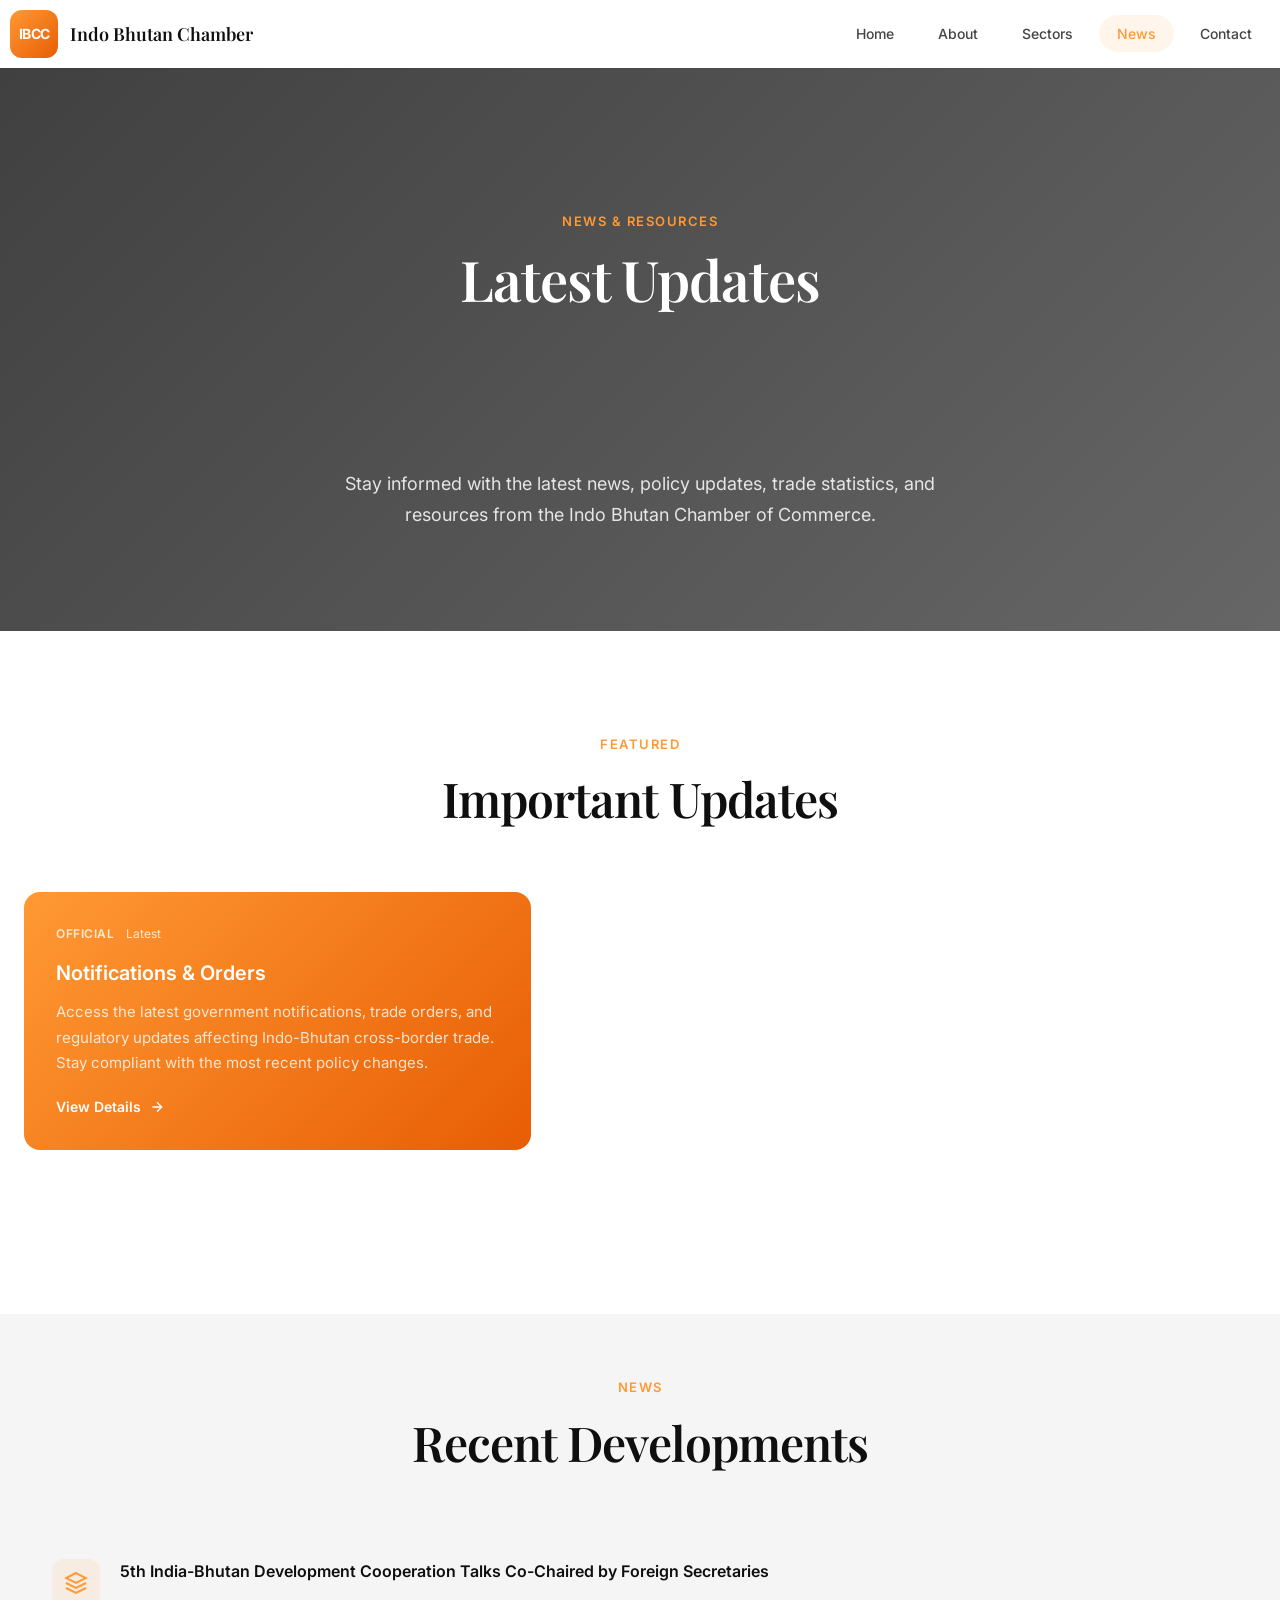
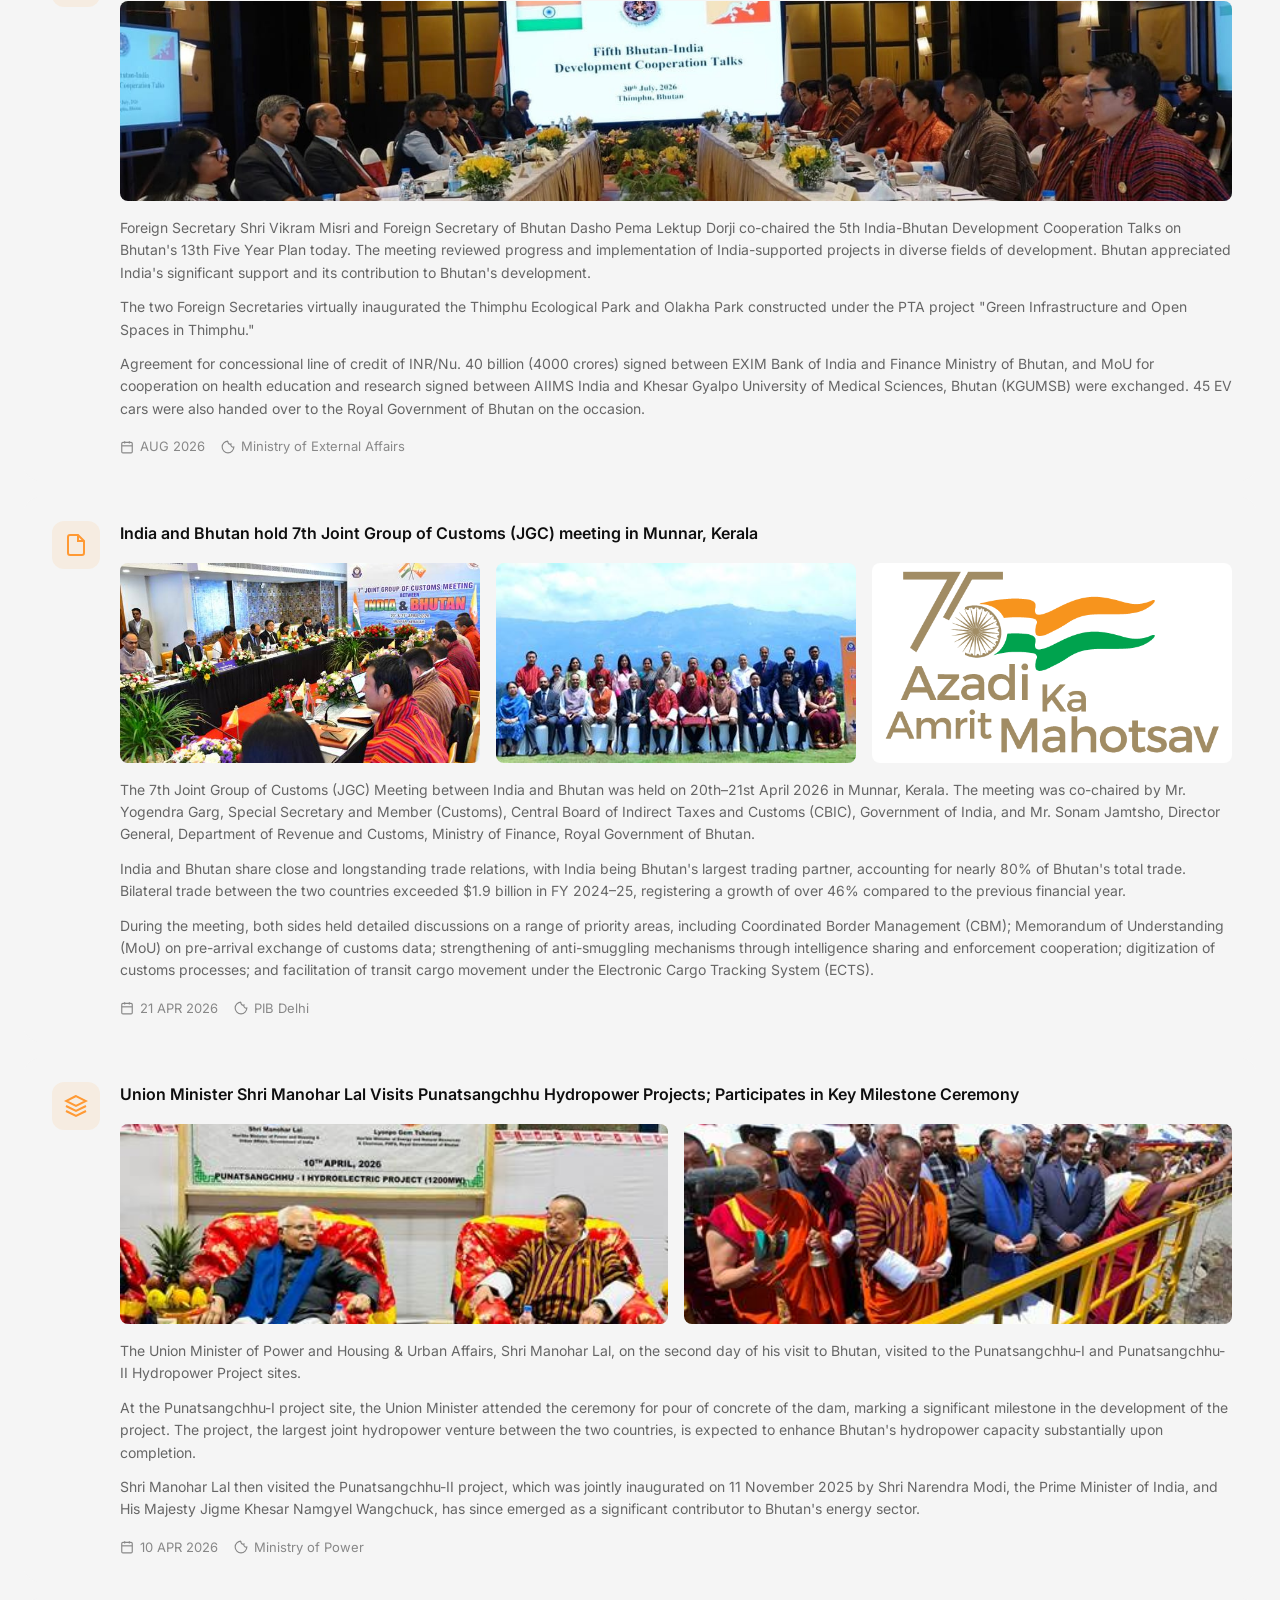
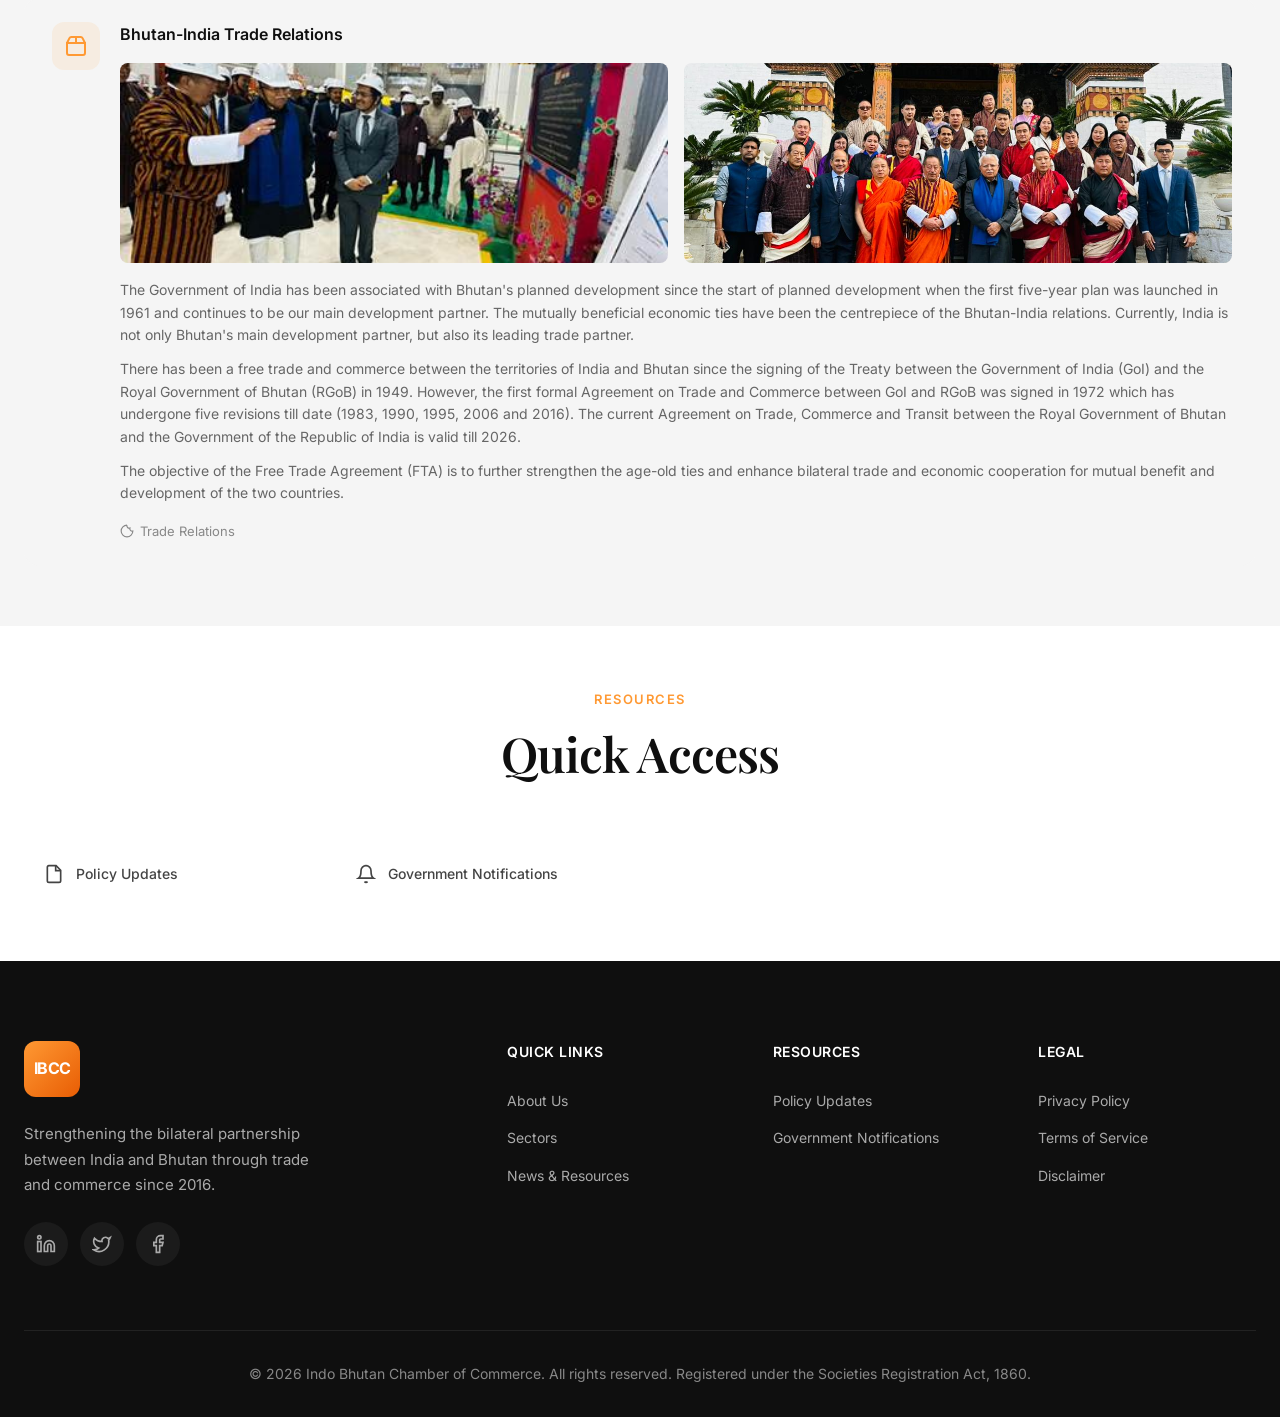
<file: news.html>
<!DOCTYPE html>
<html lang="en">
<head>
    <meta charset="UTF-8">
    <meta name="viewport" content="width=device-width, initial-scale=1.0">
    <title>News & Resources - Indo Bhutan Chamber of Commerce</title>
    <meta name="description" content="Latest news, updates, and resources from the Indo Bhutan Chamber of Commerce. Stay informed about Indo-Bhutan trade developments.">
    <link rel="preconnect" href="https://fonts.googleapis.com">
    <link rel="preconnect" href="https://fonts.gstatic.com" crossorigin>
    <link href="https://fonts.googleapis.com/css2?family=Inter:wght@300;400;500;600;700&family=Playfair+Display:wght@400;500;600;700&display=swap" rel="stylesheet">
    <link rel="stylesheet" href="css/style.css">
</head>
<body>
    <!-- Header Placeholder -->
    <div id="header-placeholder"></div>

    <!-- Page Hero Section -->
    <section class="page-hero">
        <div class="hero-bg-image" style="background-image: url('https://images.unsplash.com/photo-1504711434969-e33886168f5c?w=1920&q=80');"></div>
        <div class="hero-overlay"></div>
        <div class="hero-content">
            <span class="section-tag" style="color: var(--color-primary);">News & Resources</span>
            <h1 class="hero-title" data-reveal>Latest Updates</h1>
            <p class="hero-subtitle" data-reveal>
                Stay informed with the latest news, policy updates, trade statistics, and resources 
                from the Indo Bhutan Chamber of Commerce.
            </p>
        </div>
    </section>

    <!-- Featured News Section -->
    <section class="news" id="news">
        <div class="container">
            <div class="section-header" data-reveal>
                <span class="section-tag">Featured</span>
                <h2 class="section-title">Important Updates</h2>
            </div>
            <div class="news-grid">
                <div class="news-card featured" data-reveal>
                    <div class="news-meta">
                        <span class="news-category">Official</span>
                        <span class="news-date">Latest</span>
                    </div>
                    <h3 class="news-title">Notifications & Orders</h3>
                    <p class="news-excerpt">Access the latest government notifications, trade orders, and regulatory updates affecting Indo-Bhutan cross-border trade. Stay compliant with the most recent policy changes.</p>
                    <a href="notifications.html" class="news-link">
                        View Details
                        <svg width="16" height="16" viewBox="0 0 24 24" fill="none" stroke="currentColor" stroke-width="2">
                            <path d="M5 12h14M12 5l7 7-7 7"/>
                        </svg>
                    </a>
                </div>
            </div>
        </div>
    </section>

    <!-- Latest News Section -->
    <section class="content-section" style="background: var(--color-gray-100);">
        <div class="container">
            <div class="section-header" data-reveal>
                <span class="section-tag">News</span>
                <h2 class="section-title">Recent Developments</h2>
            </div>
            
            <div class="notification-list">

                <!-- News 1: 5th Development Cooperation Talks -->
                <div class="notification-item" data-reveal>
                    <div class="notification-icon">
                        <svg width="24" height="24" viewBox="0 0 24 24" fill="none" stroke="currentColor" stroke-width="2">
                            <path d="M12 2L2 7l10 5 10-5-10-5zM2 17l10 5 10-5M2 12l10 5 10-5"/>
                        </svg>
                    </div>
                    <div class="notification-content">
                        <h4>5th India-Bhutan Development Cooperation Talks Co-Chaired by Foreign Secretaries</h4>
                        <div style="display: grid; grid-template-columns: repeat(auto-fit, minmax(200px, 1fr)); gap: 16px; margin: 16px 0;">
                            <img src="images/image8.jpeg" alt="Development Cooperation Talks" style="width: 100%; height: 200px; object-fit: cover; border-radius: 8px;">
                        </div>
                        <p>Foreign Secretary Shri Vikram Misri and Foreign Secretary of Bhutan Dasho Pema Lektup Dorji co-chaired the 5th India-Bhutan Development Cooperation Talks on Bhutan's 13th Five Year Plan today. The meeting reviewed progress and implementation of India-supported projects in diverse fields of development. Bhutan appreciated India's significant support and its contribution to Bhutan's development.</p>
                        <p style="margin-top: 8px;">The two Foreign Secretaries virtually inaugurated the Thimphu Ecological Park and Olakha Park constructed under the PTA project "Green Infrastructure and Open Spaces in Thimphu."</p>
                        <p style="margin-top: 8px;">Agreement for concessional line of credit of INR/Nu. 40 billion (4000 crores) signed between EXIM Bank of India and Finance Ministry of Bhutan, and MoU for cooperation on health education and research signed between AIIMS India and Khesar Gyalpo University of Medical Sciences, Bhutan (KGUMSB) were exchanged. 45 EV cars were also handed over to the Royal Government of Bhutan on the occasion.</p>
                        <div class="notification-meta" style="margin-top: 16px;">
                            <span>
                                <svg width="14" height="14" viewBox="0 0 24 24" fill="none" stroke="currentColor" stroke-width="2">
                                    <rect width="18" height="18" x="3" y="4" rx="2"/>
                                    <path d="M16 2v4"/>
                                    <path d="M8 2v4"/>
                                    <path d="M3 10h18"/>
                                </svg>
                                AUG 2026
                            </span>
                            <span>
                                <svg width="14" height="14" viewBox="0 0 24 24" fill="none" stroke="currentColor" stroke-width="2">
                                    <path d="M12 2a10 10 0 1 0 10 10 4 4 0 0 1-5-5 4 4 0 0 1-5-5"/>
                                </svg>
                                Ministry of External Affairs
                            </span>
                        </div>
                    </div>
                </div>

                <!-- News 2: 7th JGC Meeting -->
                <div class="notification-item" data-reveal>
                    <div class="notification-icon">
                        <svg width="24" height="24" viewBox="0 0 24 24" fill="none" stroke="currentColor" stroke-width="2">
                            <path d="M14 2H6a2 2 0 0 0-2 2v16a2 2 0 0 0 2 2h12a2 2 0 0 0 2-2V8z"/>
                            <polyline points="14 2 14 8 20 8"/>
                        </svg>
                    </div>
                    <div class="notification-content">
                        <h4>India and Bhutan hold 7th Joint Group of Customs (JGC) meeting in Munnar, Kerala</h4>
                        <div style="display: grid; grid-template-columns: repeat(auto-fit, minmax(200px, 1fr)); gap: 16px; margin: 16px 0;">
                            <img src="images/image1.jpeg" alt="JGC Meeting" style="width: 100%; height: 200px; object-fit: cover; border-radius: 8px;">
                            <img src="images/image2.jpeg" alt="JGC Meeting" style="width: 100%; height: 200px; object-fit: cover; border-radius: 8px;">
                            <img src="images/image3.png" alt="JGC Meeting" style="width: 100%; height: 200px; object-fit: cover; border-radius: 8px;">
                        </div>
                        <p>The 7th Joint Group of Customs (JGC) Meeting between India and Bhutan was held on 20th–21st April 2026 in Munnar, Kerala. The meeting was co-chaired by Mr. Yogendra Garg, Special Secretary and Member (Customs), Central Board of Indirect Taxes and Customs (CBIC), Government of India, and Mr. Sonam Jamtsho, Director General, Department of Revenue and Customs, Ministry of Finance, Royal Government of Bhutan.</p>
                        <p style="margin-top: 8px;">India and Bhutan share close and longstanding trade relations, with India being Bhutan's largest trading partner, accounting for nearly 80% of Bhutan's total trade. Bilateral trade between the two countries exceeded $1.9 billion in FY 2024–25, registering a growth of over 46% compared to the previous financial year.</p>
                        <p style="margin-top: 8px;">During the meeting, both sides held detailed discussions on a range of priority areas, including Coordinated Border Management (CBM); Memorandum of Understanding (MoU) on pre-arrival exchange of customs data; strengthening of anti-smuggling mechanisms through intelligence sharing and enforcement cooperation; digitization of customs processes; and facilitation of transit cargo movement under the Electronic Cargo Tracking System (ECTS).</p>
                        <div class="notification-meta" style="margin-top: 16px;">
                            <span>
                                <svg width="14" height="14" viewBox="0 0 24 24" fill="none" stroke="currentColor" stroke-width="2">
                                    <rect width="18" height="18" x="3" y="4" rx="2"/>
                                    <path d="M16 2v4"/>
                                    <path d="M8 2v4"/>
                                    <path d="M3 10h18"/>
                                </svg>
                                21 APR 2026
                            </span>
                            <span>
                                <svg width="14" height="14" viewBox="0 0 24 24" fill="none" stroke="currentColor" stroke-width="2">
                                    <path d="M12 2a10 10 0 1 0 10 10 4 4 0 0 1-5-5 4 4 0 0 1-5-5"/>
                                </svg>
                                PIB Delhi
                            </span>
                        </div>
                    </div>
                </div>

                <!-- News 3: Union Minister Visit Hydropower Projects -->
                <div class="notification-item" data-reveal>
                    <div class="notification-icon">
                        <svg width="24" height="24" viewBox="0 0 24 24" fill="none" stroke="currentColor" stroke-width="2">
                            <path d="M12 2L2 7l10 5 10-5-10-5zM2 17l10 5 10-5M2 12l10 5 10-5"/>
                        </svg>
                    </div>
                    <div class="notification-content">
                        <h4>Union Minister Shri Manohar Lal Visits Punatsangchhu Hydropower Projects; Participates in Key Milestone Ceremony</h4>
                        <div style="display: grid; grid-template-columns: repeat(auto-fit, minmax(200px, 1fr)); gap: 16px; margin: 16px 0;">
                            <img src="images/image4.jpeg" alt="Hydropower Project" style="width: 100%; height: 200px; object-fit: cover; border-radius: 8px;">
                            <img src="images/image5.jpeg" alt="Hydropower Project" style="width: 100%; height: 200px; object-fit: cover; border-radius: 8px;">
                        </div>
                        <p>The Union Minister of Power and Housing & Urban Affairs, Shri Manohar Lal, on the second day of his visit to Bhutan, visited to the Punatsangchhu-I and Punatsangchhu-II Hydropower Project sites.</p>
                        <p style="margin-top: 8px;">At the Punatsangchhu-I project site, the Union Minister attended the ceremony for pour of concrete of the dam, marking a significant milestone in the development of the project. The project, the largest joint hydropower venture between the two countries, is expected to enhance Bhutan's hydropower capacity substantially upon completion.</p>
                        <p style="margin-top: 8px;">Shri Manohar Lal then visited the Punatsangchhu-II project, which was jointly inaugurated on 11 November 2025 by Shri Narendra Modi, the Prime Minister of India, and His Majesty Jigme Khesar Namgyel Wangchuck, has since emerged as a significant contributor to Bhutan's energy sector.</p>
                        <div class="notification-meta" style="margin-top: 16px;">
                            <span>
                                <svg width="14" height="14" viewBox="0 0 24 24" fill="none" stroke="currentColor" stroke-width="2">
                                    <rect width="18" height="18" x="3" y="4" rx="2"/>
                                    <path d="M16 2v4"/>
                                    <path d="M8 2v4"/>
                                    <path d="M3 10h18"/>
                                </svg>
                                10 APR 2026
                            </span>
                            <span>
                                <svg width="14" height="14" viewBox="0 0 24 24" fill="none" stroke="currentColor" stroke-width="2">
                                    <path d="M12 2a10 10 0 1 0 10 10 4 4 0 0 1-5-5 4 4 0 0 1-5-5"/>
                                </svg>
                                Ministry of Power
                            </span>
                        </div>
                    </div>
                </div>

                <!-- News 4: Bhutan-India Trade Relations -->
                <div class="notification-item" data-reveal>
                    <div class="notification-icon">
                        <svg width="24" height="24" viewBox="0 0 24 24" fill="none" stroke="currentColor" stroke-width="2">
                            <path d="M3 9h18v10a2 2 0 0 1-2 2H5a2 2 0 0 1-2-2V9Z"/>
                            <path d="m3 9 2.45-4.9A2 2 0 0 1 7.24 3h9.52a2 2 0 0 1 1.8 1.1L21 9"/>
                            <path d="M12 3v6"/>
                        </svg>
                    </div>
                    <div class="notification-content">
                        <h4>Bhutan-India Trade Relations</h4>
                        <div style="display: grid; grid-template-columns: repeat(auto-fit, minmax(200px, 1fr)); gap: 16px; margin: 16px 0;">
                            <img src="images/image6.jpeg" alt="Trade Relations" style="width: 100%; height: 200px; object-fit: cover; border-radius: 8px;">
                            <img src="images/image7.jpeg" alt="Trade Relations" style="width: 100%; height: 200px; object-fit: cover; border-radius: 8px;">
                        </div>
                        <p>The Government of India has been associated with Bhutan's planned development since the start of planned development when the first five-year plan was launched in 1961 and continues to be our main development partner. The mutually beneficial economic ties have been the centrepiece of the Bhutan-India relations. Currently, India is not only Bhutan's main development partner, but also its leading trade partner.</p>
                        <p style="margin-top: 8px;">There has been a free trade and commerce between the territories of India and Bhutan since the signing of the Treaty between the Government of India (GoI) and the Royal Government of Bhutan (RGoB) in 1949. However, the first formal Agreement on Trade and Commerce between GoI and RGoB was signed in 1972 which has undergone five revisions till date (1983, 1990, 1995, 2006 and 2016). The current Agreement on Trade, Commerce and Transit between the Royal Government of Bhutan and the Government of the Republic of India is valid till 2026.</p>
                        <p style="margin-top: 8px;">The objective of the Free Trade Agreement (FTA) is to further strengthen the age-old ties and enhance bilateral trade and economic cooperation for mutual benefit and development of the two countries.</p>
                        <div class="notification-meta" style="margin-top: 16px;">
                            <span>
                                <svg width="14" height="14" viewBox="0 0 24 24" fill="none" stroke="currentColor" stroke-width="2">
                                    <path d="M12 2a10 10 0 1 0 10 10 4 4 0 0 1-5-5 4 4 0 0 1-5-5"/>
                                </svg>
                                Trade Relations
                            </span>
                        </div>
                    </div>
                </div>

            </div>
        </div>
    </section>

    <!-- Quick Resources Section -->
    <section class="content-section">
        <div class="container">
            <div class="section-header" data-reveal>
                <span class="section-tag">Resources</span>
                <h2 class="section-title">Quick Access</h2>
            </div>
            
            <div class="resources-grid">
                <a href="notifications.html" class="resource-item" data-reveal>
                    <span class="resource-icon">
                        <svg width="20" height="20" viewBox="0 0 24 24" fill="none" stroke="currentColor" stroke-width="2">
                            <path d="M14.5 2H6a2 2 0 0 0-2 2v16a2 2 0 0 0 2 2h12a2 2 0 0 0 2-2V7.5L14.5 2z"/>
                            <polyline points="14 2 14 8 20 8"/>
                        </svg>
                    </span>
                    <span>Policy Updates</span>
                </a>
               
                <a href="notifications.html" class="resource-item" data-reveal>
                    <span class="resource-icon">
                        <svg width="20" height="20" viewBox="0 0 24 24" fill="none" stroke="currentColor" stroke-width="2">
                            <path d="M6 8a6 6 0 0 1 12 0c0 7 3 9 3 9H3s3-2 3-9"/>
                            <path d="M10.3 21a1.94 1.94 0 0 0 3.4 0"/>
                        </svg>
                    </span>
                    <span>Government Notifications</span>
                </a>
                
            </div>
        </div>
    </section>

    <!-- Footer Placeholder -->
    <div id="footer-placeholder"></div>

    <script src="js/main.js"></script>
</body>
</html>
</file>
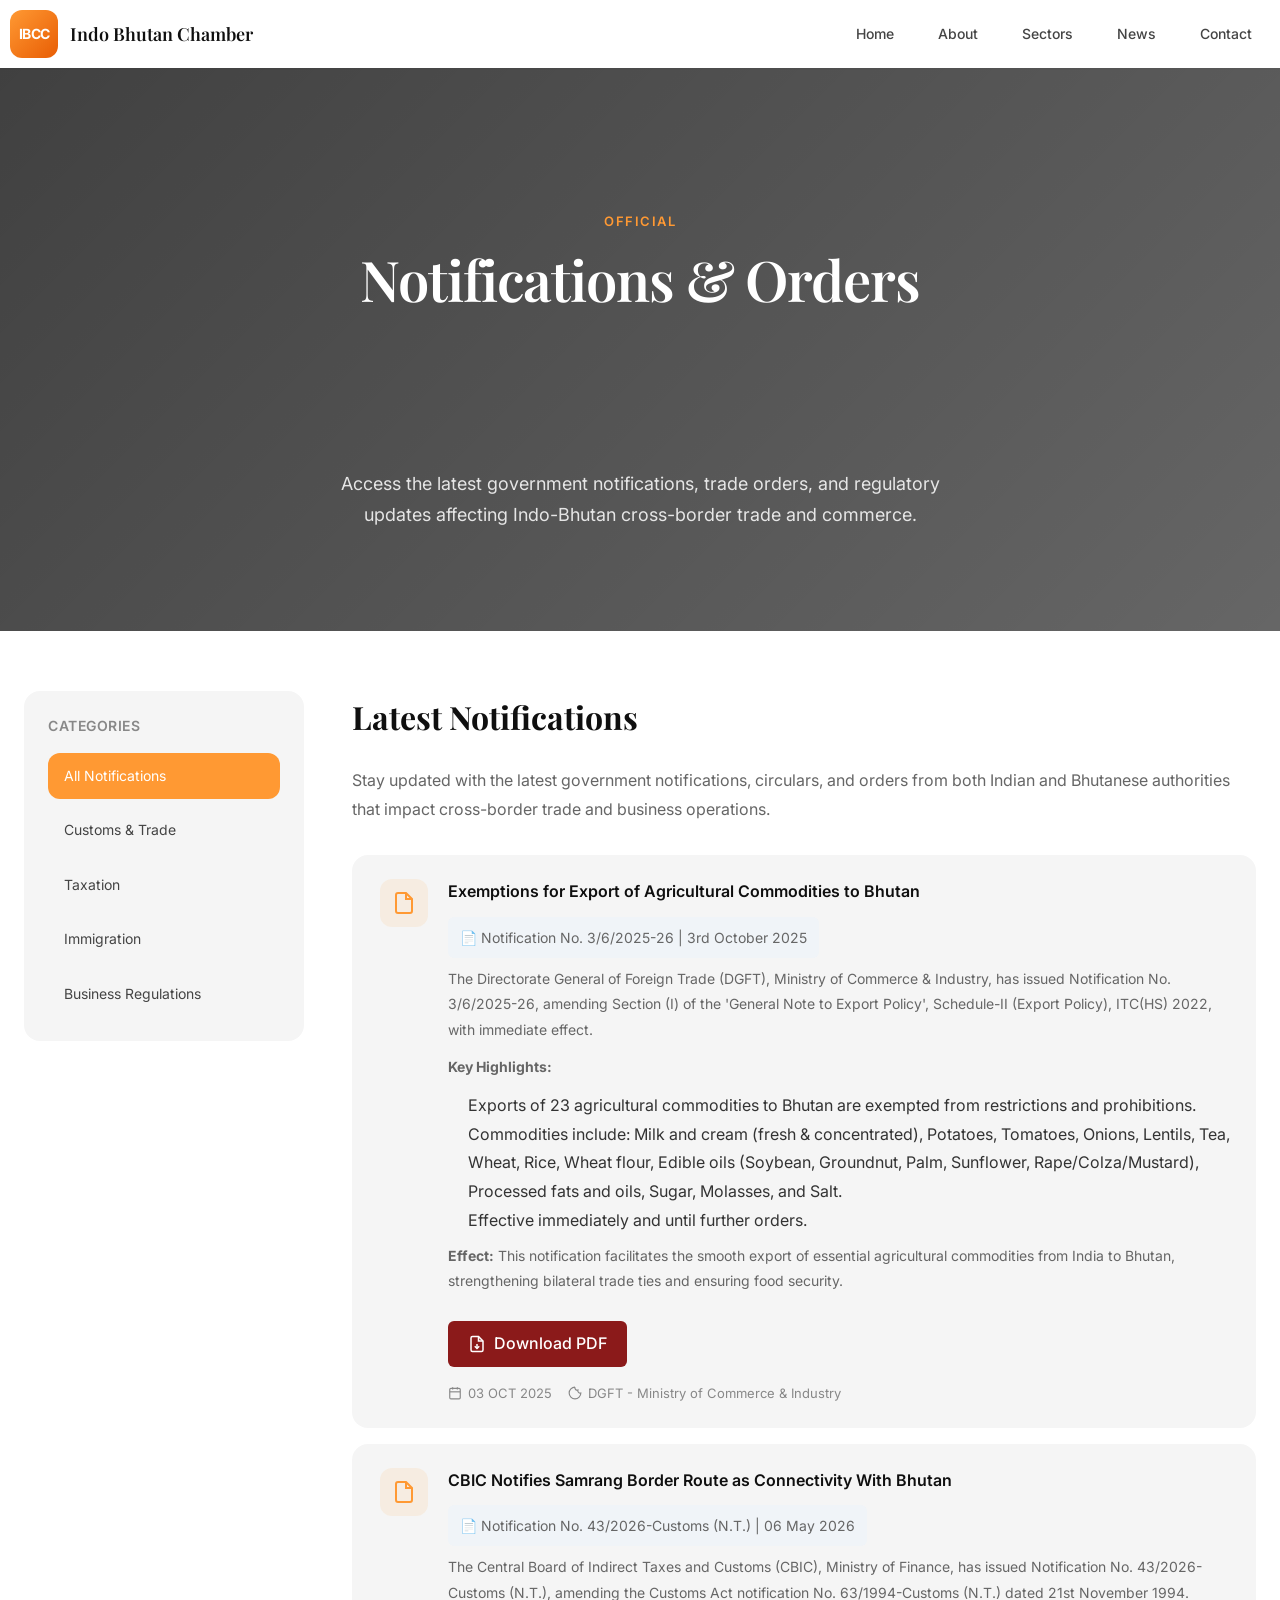
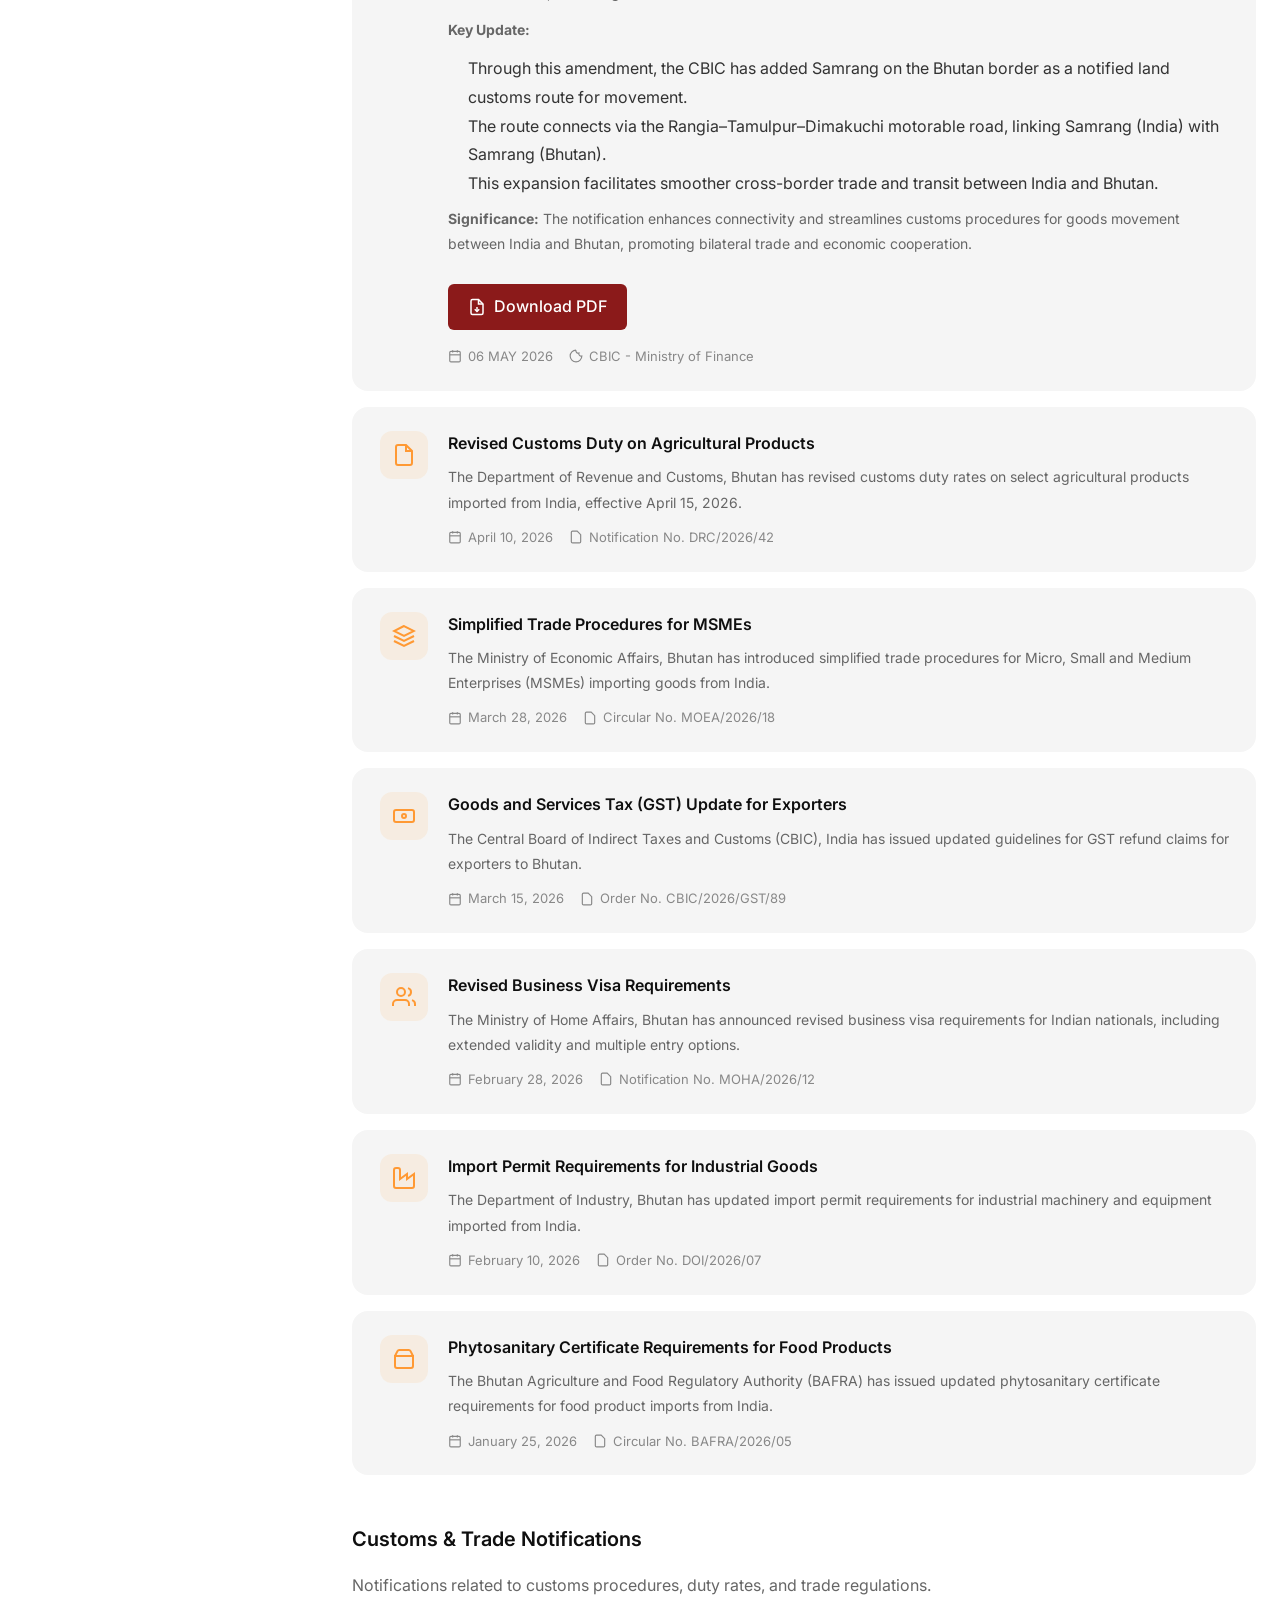
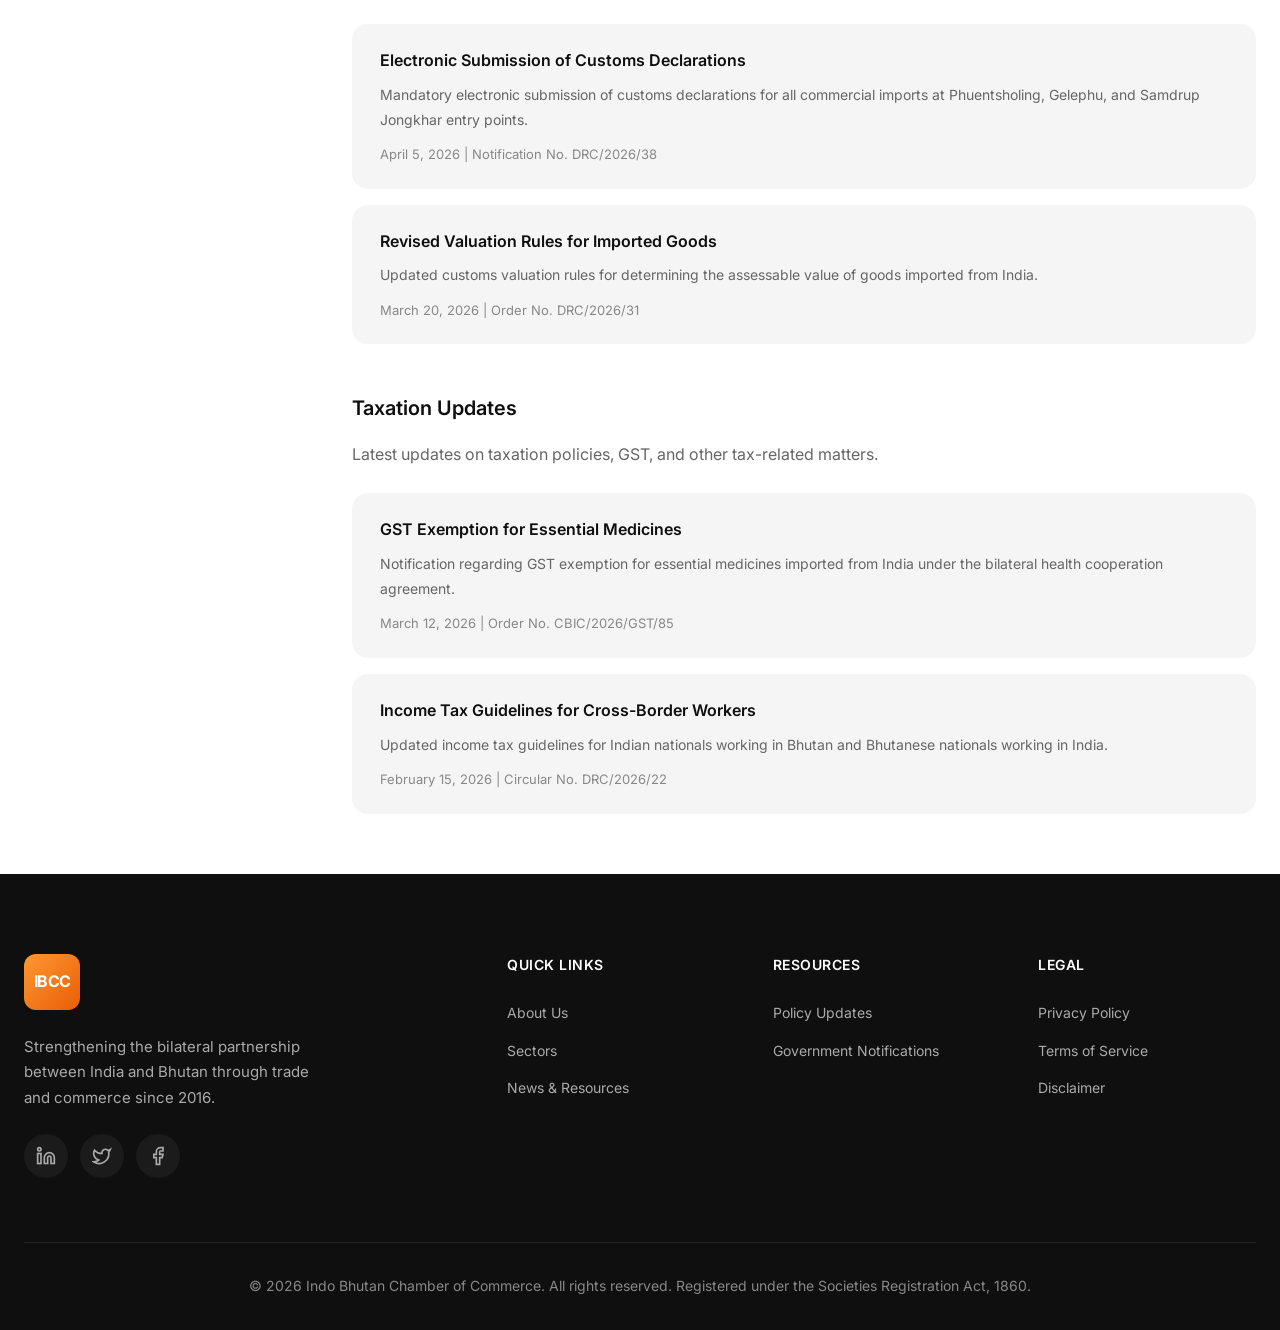
<file: notifications.html>
<!DOCTYPE html>
<html lang="en">
<head>
    <meta charset="UTF-8">
    <meta name="viewport" content="width=device-width, initial-scale=1.0">
    <title>Notifications & Orders - Indo Bhutan Chamber of Commerce</title>
    <meta name="description" content="Access the latest government notifications, trade orders, and regulatory updates affecting Indo-Bhutan cross-border trade.">
    <link rel="preconnect" href="https://fonts.googleapis.com">
    <link rel="preconnect" href="https://fonts.gstatic.com" crossorigin>
    <link href="https://fonts.googleapis.com/css2?family=Inter:wght@300;400;500;600;700&family=Playfair+Display:wght@400;500;600;700&display=swap" rel="stylesheet">
    <link rel="stylesheet" href="css/style.css">
</head>
<body>
    <!-- Header Placeholder -->
    <div id="header-placeholder"></div>

    <!-- Page Hero Section -->
    <section class="page-hero">
        <div class="hero-bg-image" style="background-image: url('https://images.unsplash.com/photo-1450101499163-c8848c66ca85?w=1920&q=80');"></div>
        <div class="hero-overlay"></div>
        <div class="hero-content">
            <span class="section-tag" style="color: var(--color-primary);">Official</span>
            <h1 class="hero-title" data-reveal>Notifications & Orders</h1>
            <p class="hero-subtitle" data-reveal>
                Access the latest government notifications, trade orders, and regulatory updates 
                affecting Indo-Bhutan cross-border trade and commerce.
            </p>
        </div>
    </section>

    <!-- Notifications Content -->
    <section class="content-section">
        <div class="container">
            <div class="content-grid">
                <aside class="sidebar" data-reveal>
                    <div class="sidebar-menu">
                        <h4>Categories</h4>
                        <ul>
                            <li><a href="#all" class="active">All Notifications</a></li>
                            <li><a href="#customs">Customs & Trade</a></li>
                            <li><a href="#taxation">Taxation</a></li>
                            <li><a href="#immigration">Immigration</a></li>
                            <li><a href="#business">Business Regulations</a></li>
                        </ul>
                    </div>
                </aside>
                
                <div class="main-content">
                    <div id="all" data-reveal>
                        <h2>Latest Notifications</h2>
                        <p>
                            Stay updated with the latest government notifications, circulars, and orders from both Indian and Bhutanese 
                            authorities that impact cross-border trade and business operations.
                        </p>
                        
                        <div class="notification-list" style="margin-top: 32px;">

                            <!-- Notification 1: DGFT - Agricultural Exports -->
                            <div class="notification-item">
                                <div class="notification-icon">
                                    <svg width="24" height="24" viewBox="0 0 24 24" fill="none" stroke="currentColor" stroke-width="2">
                                        <path d="M14 2H6a2 2 0 0 0-2 2v16a2 2 0 0 0 2 2h12a2 2 0 0 0 2-2V8z"/>
                                        <polyline points="14 2 14 8 20 8"/>
                                    </svg>
                                </div>
                                <div class="notification-content">
                                    <h4>Exemptions for Export of Agricultural Commodities to Bhutan</h4>
                                    <p style="font-size: 14px; color: #666; background: #f0f4f8; padding: 8px 12px; border-radius: 6px; display: inline-block; margin: 4px 0 8px 0;">
                                        📄 Notification No. 3/6/2025-26 | 3rd October 2025
                                    </p>
                                    <p>The Directorate General of Foreign Trade (DGFT), Ministry of Commerce & Industry, has issued Notification No. 3/6/2025-26, amending Section (I) of the 'General Note to Export Policy', Schedule-II (Export Policy), ITC(HS) 2022, with immediate effect.</p>
                                    <p style="margin-top: 8px;"><strong>Key Highlights:</strong></p>
                                    <ul style="margin: 8px 0 0 20px; line-height: 1.8;">
                                        <li>Exports of 23 agricultural commodities to Bhutan are exempted from restrictions and prohibitions.</li>
                                        <li>Commodities include: Milk and cream (fresh & concentrated), Potatoes, Tomatoes, Onions, Lentils, Tea, Wheat, Rice, Wheat flour, Edible oils (Soybean, Groundnut, Palm, Sunflower, Rape/Colza/Mustard), Processed fats and oils, Sugar, Molasses, and Salt.</li>
                                        <li>Effective immediately and until further orders.</li>
                                    </ul>
                                    <p style="margin-top: 8px;"><strong>Effect:</strong> This notification facilitates the smooth export of essential agricultural commodities from India to Bhutan, strengthening bilateral trade ties and ensuring food security.</p>
                                    
                                    <!-- PDF Download Button -->
                                    <a href="images/Notification%20No%2036.pdf" download style="display: inline-flex; align-items: center; gap: 8px; margin-top: 16px; padding: 10px 20px; background: #8B1A1A; color: #fff; border-radius: 6px; text-decoration: none; font-weight: 500; transition: background 0.3s;" onmouseover="this.style.background='#6B1515'" onmouseout="this.style.background='#8B1A1A'">
                                        <svg width="18" height="18" viewBox="0 0 24 24" fill="none" stroke="currentColor" stroke-width="2">
                                            <path d="M14 2H6a2 2 0 0 0-2 2v16a2 2 0 0 0 2 2h12a2 2 0 0 0 2-2V8z"/>
                                            <polyline points="14 2 14 8 20 8"/>
                                            <line x1="12" y1="18" x2="12" y2="12"/>
                                            <polyline points="9 15 12 18 15 15"/>
                                        </svg>
                                        Download PDF
                                    </a>
                                    
                                    <div class="notification-meta" style="margin-top: 16px;">
                                        <span>
                                            <svg width="14" height="14" viewBox="0 0 24 24" fill="none" stroke="currentColor" stroke-width="2">
                                                <rect width="18" height="18" x="3" y="4" rx="2"/>
                                                <path d="M16 2v4"/>
                                                <path d="M8 2v4"/>
                                                <path d="M3 10h18"/>
                                            </svg>
                                            03 OCT 2025
                                        </span>
                                        <span>
                                            <svg width="14" height="14" viewBox="0 0 24 24" fill="none" stroke="currentColor" stroke-width="2">
                                                <path d="M12 2a10 10 0 1 0 10 10 4 4 0 0 1-5-5 4 4 0 0 1-5-5"/>
                                            </svg>
                                            DGFT - Ministry of Commerce & Industry
                                        </span>
                                    </div>
                                </div>
                            </div>

                            <!-- Notification 2: CBIC - Samrang Border Route -->
                            <div class="notification-item">
                                <div class="notification-icon">
                                    <svg width="24" height="24" viewBox="0 0 24 24" fill="none" stroke="currentColor" stroke-width="2">
                                        <path d="M14 2H6a2 2 0 0 0-2 2v16a2 2 0 0 0 2 2h12a2 2 0 0 0 2-2V8z"/>
                                        <polyline points="14 2 14 8 20 8"/>
                                    </svg>
                                </div>
                                <div class="notification-content">
                                    <h4>CBIC Notifies Samrang Border Route as Connectivity With Bhutan</h4>
                                    <p style="font-size: 14px; color: #666; background: #f0f4f8; padding: 8px 12px; border-radius: 6px; display: inline-block; margin: 4px 0 8px 0;">
                                        📄 Notification No. 43/2026-Customs (N.T.) | 06 May 2026
                                    </p>
                                    <p>The Central Board of Indirect Taxes and Customs (CBIC), Ministry of Finance, has issued Notification No. 43/2026-Customs (N.T.), amending the Customs Act notification No. 63/1994-Customs (N.T.) dated 21st November 1994.</p>
                                    <p style="margin-top: 8px;"><strong>Key Update:</strong></p>
                                    <ul style="margin: 8px 0 0 20px; line-height: 1.8;">
                                        <li>Through this amendment, the CBIC has added Samrang on the Bhutan border as a notified land customs route for movement.</li>
                                        <li>The route connects via the Rangia–Tamulpur–Dimakuchi motorable road, linking Samrang (India) with Samrang (Bhutan).</li>
                                        <li>This expansion facilitates smoother cross-border trade and transit between India and Bhutan.</li>
                                    </ul>
                                    <p style="margin-top: 8px;"><strong>Significance:</strong> The notification enhances connectivity and streamlines customs procedures for goods movement between India and Bhutan, promoting bilateral trade and economic cooperation.</p>
                                    
                                    <!-- PDF Download Button -->
                                    <a href="images/csnt43-2026.pdf" download style="display: inline-flex; align-items: center; gap: 8px; margin-top: 16px; padding: 10px 20px; background: #8B1A1A; color: #fff; border-radius: 6px; text-decoration: none; font-weight: 500; transition: background 0.3s;" onmouseover="this.style.background='#6B1515'" onmouseout="this.style.background='#8B1A1A'">
                                        <svg width="18" height="18" viewBox="0 0 24 24" fill="none" stroke="currentColor" stroke-width="2">
                                            <path d="M14 2H6a2 2 0 0 0-2 2v16a2 2 0 0 0 2 2h12a2 2 0 0 0 2-2V8z"/>
                                            <polyline points="14 2 14 8 20 8"/>
                                            <line x1="12" y1="18" x2="12" y2="12"/>
                                            <polyline points="9 15 12 18 15 15"/>
                                        </svg>
                                        Download PDF
                                    </a>
                                    
                                    <div class="notification-meta" style="margin-top: 16px;">
                                        <span>
                                            <svg width="14" height="14" viewBox="0 0 24 24" fill="none" stroke="currentColor" stroke-width="2">
                                                <rect width="18" height="18" x="3" y="4" rx="2"/>
                                                <path d="M16 2v4"/>
                                                <path d="M8 2v4"/>
                                                <path d="M3 10h18"/>
                                            </svg>
                                            06 MAY 2026
                                        </span>
                                        <span>
                                            <svg width="14" height="14" viewBox="0 0 24 24" fill="none" stroke="currentColor" stroke-width="2">
                                                <path d="M12 2a10 10 0 1 0 10 10 4 4 0 0 1-5-5 4 4 0 0 1-5-5"/>
                                            </svg>
                                            CBIC - Ministry of Finance
                                        </span>
                                    </div>
                                </div>
                            </div>

                            <!-- Original Notification 1: Revised Customs Duty -->
                            <div class="notification-item">
                                <div class="notification-icon">
                                    <svg width="24" height="24" viewBox="0 0 24 24" fill="none" stroke="currentColor" stroke-width="2">
                                        <path d="M14 2H6a2 2 0 0 0-2 2v16a2 2 0 0 0 2 2h12a2 2 0 0 0 2-2V8z"/>
                                        <polyline points="14 2 14 8 20 8"/>
                                    </svg>
                                </div>
                                <div class="notification-content">
                                    <h4>Revised Customs Duty on Agricultural Products</h4>
                                    <p>The Department of Revenue and Customs, Bhutan has revised customs duty rates on select agricultural products imported from India, effective April 15, 2026.</p>
                                    <div class="notification-meta">
                                        <span>
                                            <svg width="14" height="14" viewBox="0 0 24 24" fill="none" stroke="currentColor" stroke-width="2">
                                                <rect width="18" height="18" x="3" y="4" rx="2"/>
                                                <path d="M16 2v4"/>
                                                <path d="M8 2v4"/>
                                                <path d="M3 10h18"/>
                                            </svg>
                                            April 10, 2026
                                        </span>
                                        <span>
                                            <svg width="14" height="14" viewBox="0 0 24 24" fill="none" stroke="currentColor" stroke-width="2">
                                                <path d="M14 2H6a2 2 0 0 0-2 2v16a2 2 0 0 0 2 2h12a2 2 0 0 0 2-2V8z"/>
                                            </svg>
                                            Notification No. DRC/2026/42
                                        </span>
                                    </div>
                                </div>
                            </div>
                            
                            <!-- Original Notification 2: Simplified Trade Procedures -->
                            <div class="notification-item">
                                <div class="notification-icon">
                                    <svg width="24" height="24" viewBox="0 0 24 24" fill="none" stroke="currentColor" stroke-width="2">
                                        <path d="M12 2L2 7l10 5 10-5-10-5zM2 17l10 5 10-5M2 12l10 5 10-5"/>
                                    </svg>
                                </div>
                                <div class="notification-content">
                                    <h4>Simplified Trade Procedures for MSMEs</h4>
                                    <p>The Ministry of Economic Affairs, Bhutan has introduced simplified trade procedures for Micro, Small and Medium Enterprises (MSMEs) importing goods from India.</p>
                                    <div class="notification-meta">
                                        <span>
                                            <svg width="14" height="14" viewBox="0 0 24 24" fill="none" stroke="currentColor" stroke-width="2">
                                                <rect width="18" height="18" x="3" y="4" rx="2"/>
                                                <path d="M16 2v4"/>
                                                <path d="M8 2v4"/>
                                                <path d="M3 10h18"/>
                                            </svg>
                                            March 28, 2026
                                        </span>
                                        <span>
                                            <svg width="14" height="14" viewBox="0 0 24 24" fill="none" stroke="currentColor" stroke-width="2">
                                                <path d="M14 2H6a2 2 0 0 0-2 2v16a2 2 0 0 0 2 2h12a2 2 0 0 0 2-2V8z"/>
                                            </svg>
                                            Circular No. MOEA/2026/18
                                        </span>
                                    </div>
                                </div>
                            </div>
                            
                            <!-- Original Notification 3: GST Update -->
                            <div class="notification-item">
                                <div class="notification-icon">
                                    <svg width="24" height="24" viewBox="0 0 24 24" fill="none" stroke="currentColor" stroke-width="2">
                                        <rect width="20" height="12" x="2" y="6" rx="2"/>
                                        <circle cx="12" cy="12" r="2"/>
                                        <path d="M6 12h.01"/>
                                        <path d="M18 12h.01"/>
                                    </svg>
                                </div>
                                <div class="notification-content">
                                    <h4>Goods and Services Tax (GST) Update for Exporters</h4>
                                    <p>The Central Board of Indirect Taxes and Customs (CBIC), India has issued updated guidelines for GST refund claims for exporters to Bhutan.</p>
                                    <div class="notification-meta">
                                        <span>
                                            <svg width="14" height="14" viewBox="0 0 24 24" fill="none" stroke="currentColor" stroke-width="2">
                                                <rect width="18" height="18" x="3" y="4" rx="2"/>
                                                <path d="M16 2v4"/>
                                                <path d="M8 2v4"/>
                                                <path d="M3 10h18"/>
                                            </svg>
                                            March 15, 2026
                                        </span>
                                        <span>
                                            <svg width="14" height="14" viewBox="0 0 24 24" fill="none" stroke="currentColor" stroke-width="2">
                                                <path d="M14 2H6a2 2 0 0 0-2 2v16a2 2 0 0 0 2 2h12a2 2 0 0 0 2-2V8z"/>
                                            </svg>
                                            Order No. CBIC/2026/GST/89
                                        </span>
                                    </div>
                                </div>
                            </div>
                            
                            <!-- Original Notification 4: Business Visa Requirements -->
                            <div class="notification-item">
                                <div class="notification-icon">
                                    <svg width="24" height="24" viewBox="0 0 24 24" fill="none" stroke="currentColor" stroke-width="2">
                                        <path d="M17 21v-2a4 4 0 0 0-4-4H5a4 4 0 0 0-4 4v2"/>
                                        <circle cx="9" cy="7" r="4"/>
                                        <path d="M23 21v-2a4 4 0 0 0-3-3.87"/>
                                        <path d="M16 3.13a4 4 0 0 1 0 7.75"/>
                                    </svg>
                                </div>
                                <div class="notification-content">
                                    <h4>Revised Business Visa Requirements</h4>
                                    <p>The Ministry of Home Affairs, Bhutan has announced revised business visa requirements for Indian nationals, including extended validity and multiple entry options.</p>
                                    <div class="notification-meta">
                                        <span>
                                            <svg width="14" height="14" viewBox="0 0 24 24" fill="none" stroke="currentColor" stroke-width="2">
                                                <rect width="18" height="18" x="3" y="4" rx="2"/>
                                                <path d="M16 2v4"/>
                                                <path d="M8 2v4"/>
                                                <path d="M3 10h18"/>
                                            </svg>
                                            February 28, 2026
                                        </span>
                                        <span>
                                            <svg width="14" height="14" viewBox="0 0 24 24" fill="none" stroke="currentColor" stroke-width="2">
                                                <path d="M14 2H6a2 2 0 0 0-2 2v16a2 2 0 0 0 2 2h12a2 2 0 0 0 2-2V8z"/>
                                            </svg>
                                            Notification No. MOHA/2026/12
                                        </span>
                                    </div>
                                </div>
                            </div>
                            
                            <!-- Original Notification 5: Import Permit Requirements -->
                            <div class="notification-item">
                                <div class="notification-icon">
                                    <svg width="24" height="24" viewBox="0 0 24 24" fill="none" stroke="currentColor" stroke-width="2">
                                        <path d="M2 20a2 2 0 0 0 2 2h16a2 2 0 0 0 2-2V8l-7 5V8l-7 5V4a2 2 0 0 0-2-2H4a2 2 0 0 0-2 2Z"/>
                                    </svg>
                                </div>
                                <div class="notification-content">
                                    <h4>Import Permit Requirements for Industrial Goods</h4>
                                    <p>The Department of Industry, Bhutan has updated import permit requirements for industrial machinery and equipment imported from India.</p>
                                    <div class="notification-meta">
                                        <span>
                                            <svg width="14" height="14" viewBox="0 0 24 24" fill="none" stroke="currentColor" stroke-width="2">
                                                <rect width="18" height="18" x="3" y="4" rx="2"/>
                                                <path d="M16 2v4"/>
                                                <path d="M8 2v4"/>
                                                <path d="M3 10h18"/>
                                            </svg>
                                            February 10, 2026
                                        </span>
                                        <span>
                                            <svg width="14" height="14" viewBox="0 0 24 24" fill="none" stroke="currentColor" stroke-width="2">
                                                <path d="M14 2H6a2 2 0 0 0-2 2v16a2 2 0 0 0 2 2h12a2 2 0 0 0 2-2V8z"/>
                                            </svg>
                                            Order No. DOI/2026/07
                                        </span>
                                    </div>
                                </div>
                            </div>
                            
                            <!-- Original Notification 6: Phytosanitary Certificate -->
                            <div class="notification-item">
                                <div class="notification-icon">
                                    <svg width="24" height="24" viewBox="0 0 24 24" fill="none" stroke="currentColor" stroke-width="2">
                                        <path d="M3 9h18v10a2 2 0 0 1-2 2H5a2 2 0 0 1-2-2V9Z"/>
                                        <path d="m3 9 2.45-4.9A2 2 0 0 1 7.24 3h9.52a2 2 0 0 1 1.8 1.1L21 9"/>
                                    </svg>
                                </div>
                                <div class="notification-content">
                                    <h4>Phytosanitary Certificate Requirements for Food Products</h4>
                                    <p>The Bhutan Agriculture and Food Regulatory Authority (BAFRA) has issued updated phytosanitary certificate requirements for food product imports from India.</p>
                                    <div class="notification-meta">
                                        <span>
                                            <svg width="14" height="14" viewBox="0 0 24 24" fill="none" stroke="currentColor" stroke-width="2">
                                                <rect width="18" height="18" x="3" y="4" rx="2"/>
                                                <path d="M16 2v4"/>
                                                <path d="M8 2v4"/>
                                                <path d="M3 10h18"/>
                                            </svg>
                                            January 25, 2026
                                        </span>
                                        <span>
                                            <svg width="14" height="14" viewBox="0 0 24 24" fill="none" stroke="currentColor" stroke-width="2">
                                                <path d="M14 2H6a2 2 0 0 0-2 2v16a2 2 0 0 0 2 2h12a2 2 0 0 0 2-2V8z"/>
                                            </svg>
                                            Circular No. BAFRA/2026/05
                                        </span>
                                    </div>
                                </div>
                            </div>
                        </div>
                    </div>

                    <div id="customs" data-reveal style="margin-top: 48px;">
                        <h3>Customs & Trade Notifications</h3>
                        <p>Notifications related to customs procedures, duty rates, and trade regulations.</p>
                        
                        <div class="notification-list" style="margin-top: 24px;">
                            <div class="notification-item">
                                <div class="notification-content">
                                    <h4>Electronic Submission of Customs Declarations</h4>
                                    <p>Mandatory electronic submission of customs declarations for all commercial imports at Phuentsholing, Gelephu, and Samdrup Jongkhar entry points.</p>
                                    <div class="notification-meta">
                                        <span>April 5, 2026 | Notification No. DRC/2026/38</span>
                                    </div>
                                </div>
                            </div>
                            <div class="notification-item">
                                <div class="notification-content">
                                    <h4>Revised Valuation Rules for Imported Goods</h4>
                                    <p>Updated customs valuation rules for determining the assessable value of goods imported from India.</p>
                                    <div class="notification-meta">
                                        <span>March 20, 2026 | Order No. DRC/2026/31</span>
                                    </div>
                                </div>
                            </div>
                        </div>
                    </div>

                    <div id="taxation" data-reveal style="margin-top: 48px;">
                        <h3>Taxation Updates</h3>
                        <p>Latest updates on taxation policies, GST, and other tax-related matters.</p>
                        
                        <div class="notification-list" style="margin-top: 24px;">
                            <div class="notification-item">
                                <div class="notification-content">
                                    <h4>GST Exemption for Essential Medicines</h4>
                                    <p>Notification regarding GST exemption for essential medicines imported from India under the bilateral health cooperation agreement.</p>
                                    <div class="notification-meta">
                                        <span>March 12, 2026 | Order No. CBIC/2026/GST/85</span>
                                    </div>
                                </div>
                            </div>
                            <div class="notification-item">
                                <div class="notification-content">
                                    <h4>Income Tax Guidelines for Cross-Border Workers</h4>
                                    <p>Updated income tax guidelines for Indian nationals working in Bhutan and Bhutanese nationals working in India.</p>
                                    <div class="notification-meta">
                                        <span>February 15, 2026 | Circular No. DRC/2026/22</span>
                                    </div>
                                </div>
                            </div>
                        </div>
                    </div>
                </div>
            </div>
        </div>
    </section>

    <!-- Footer Placeholder -->
    <div id="footer-placeholder"></div>

    <script src="js/main.js"></script>
</body>
</html>
</file>
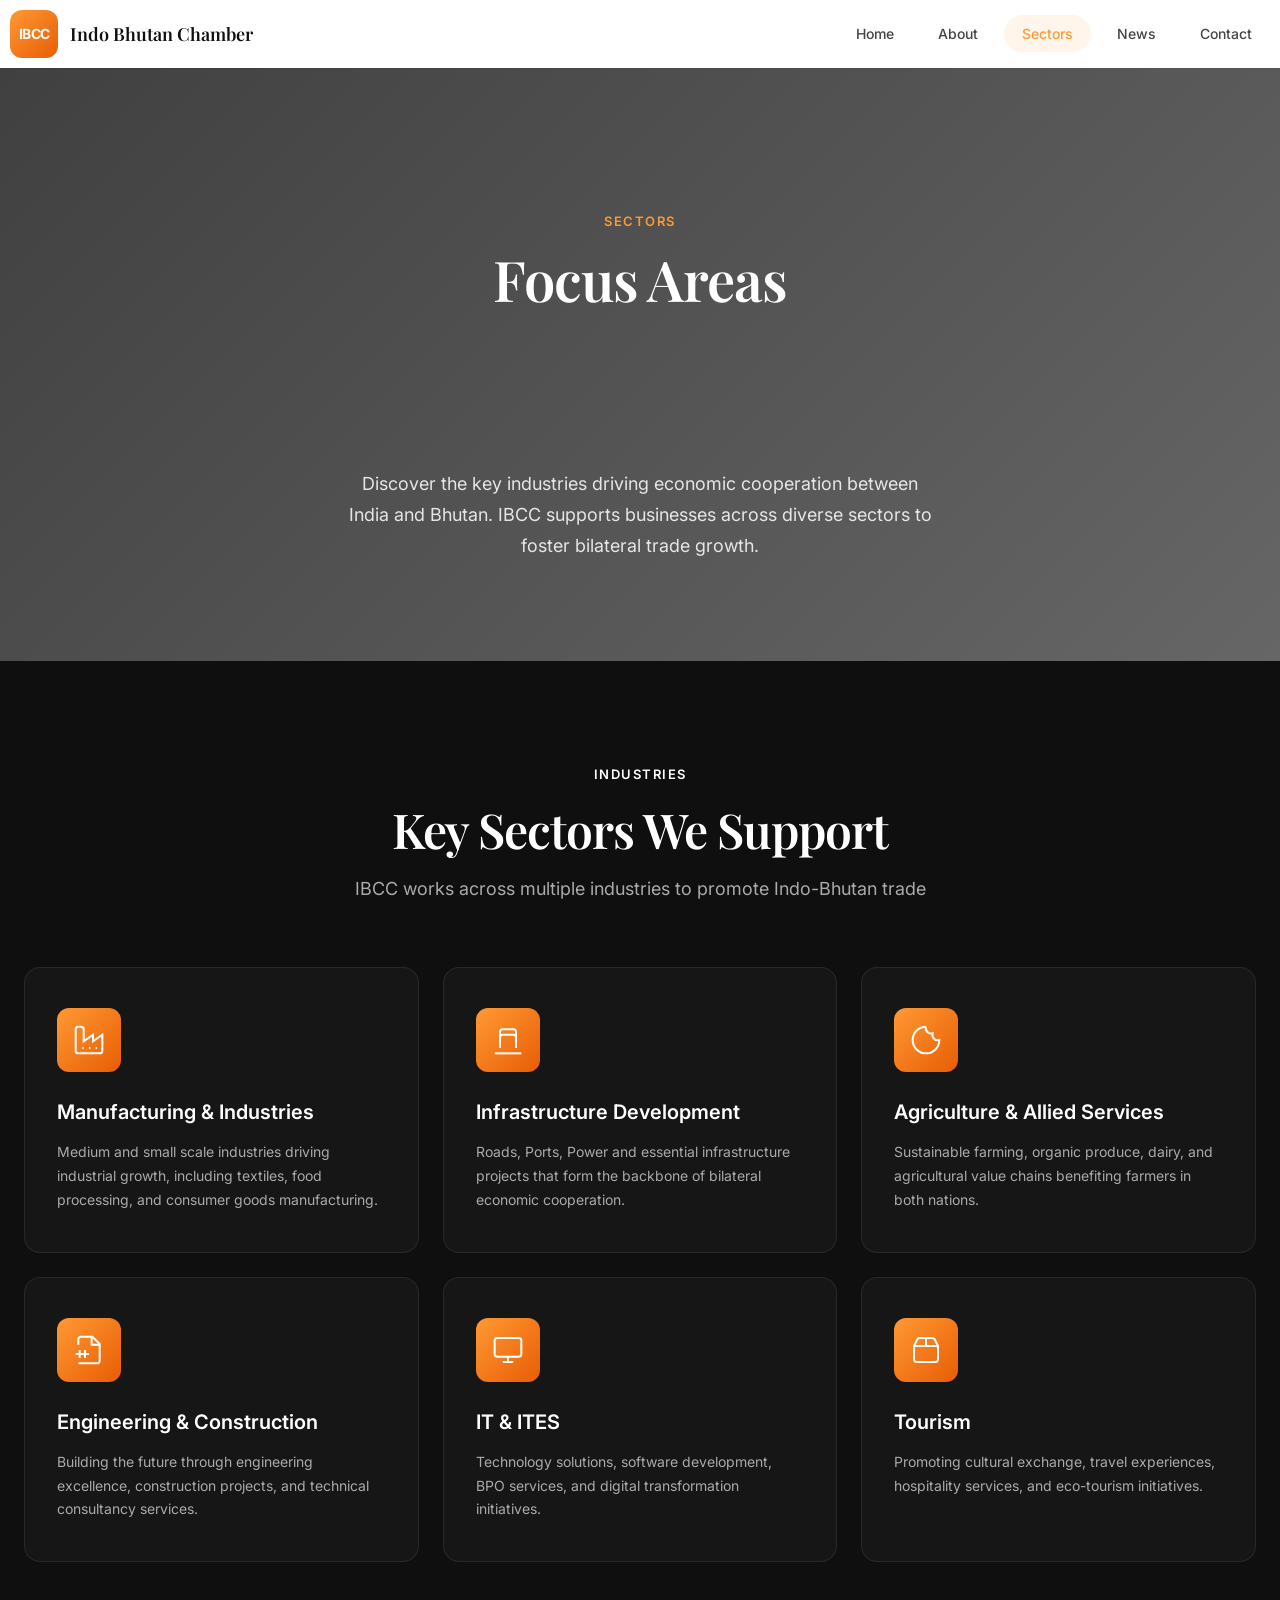
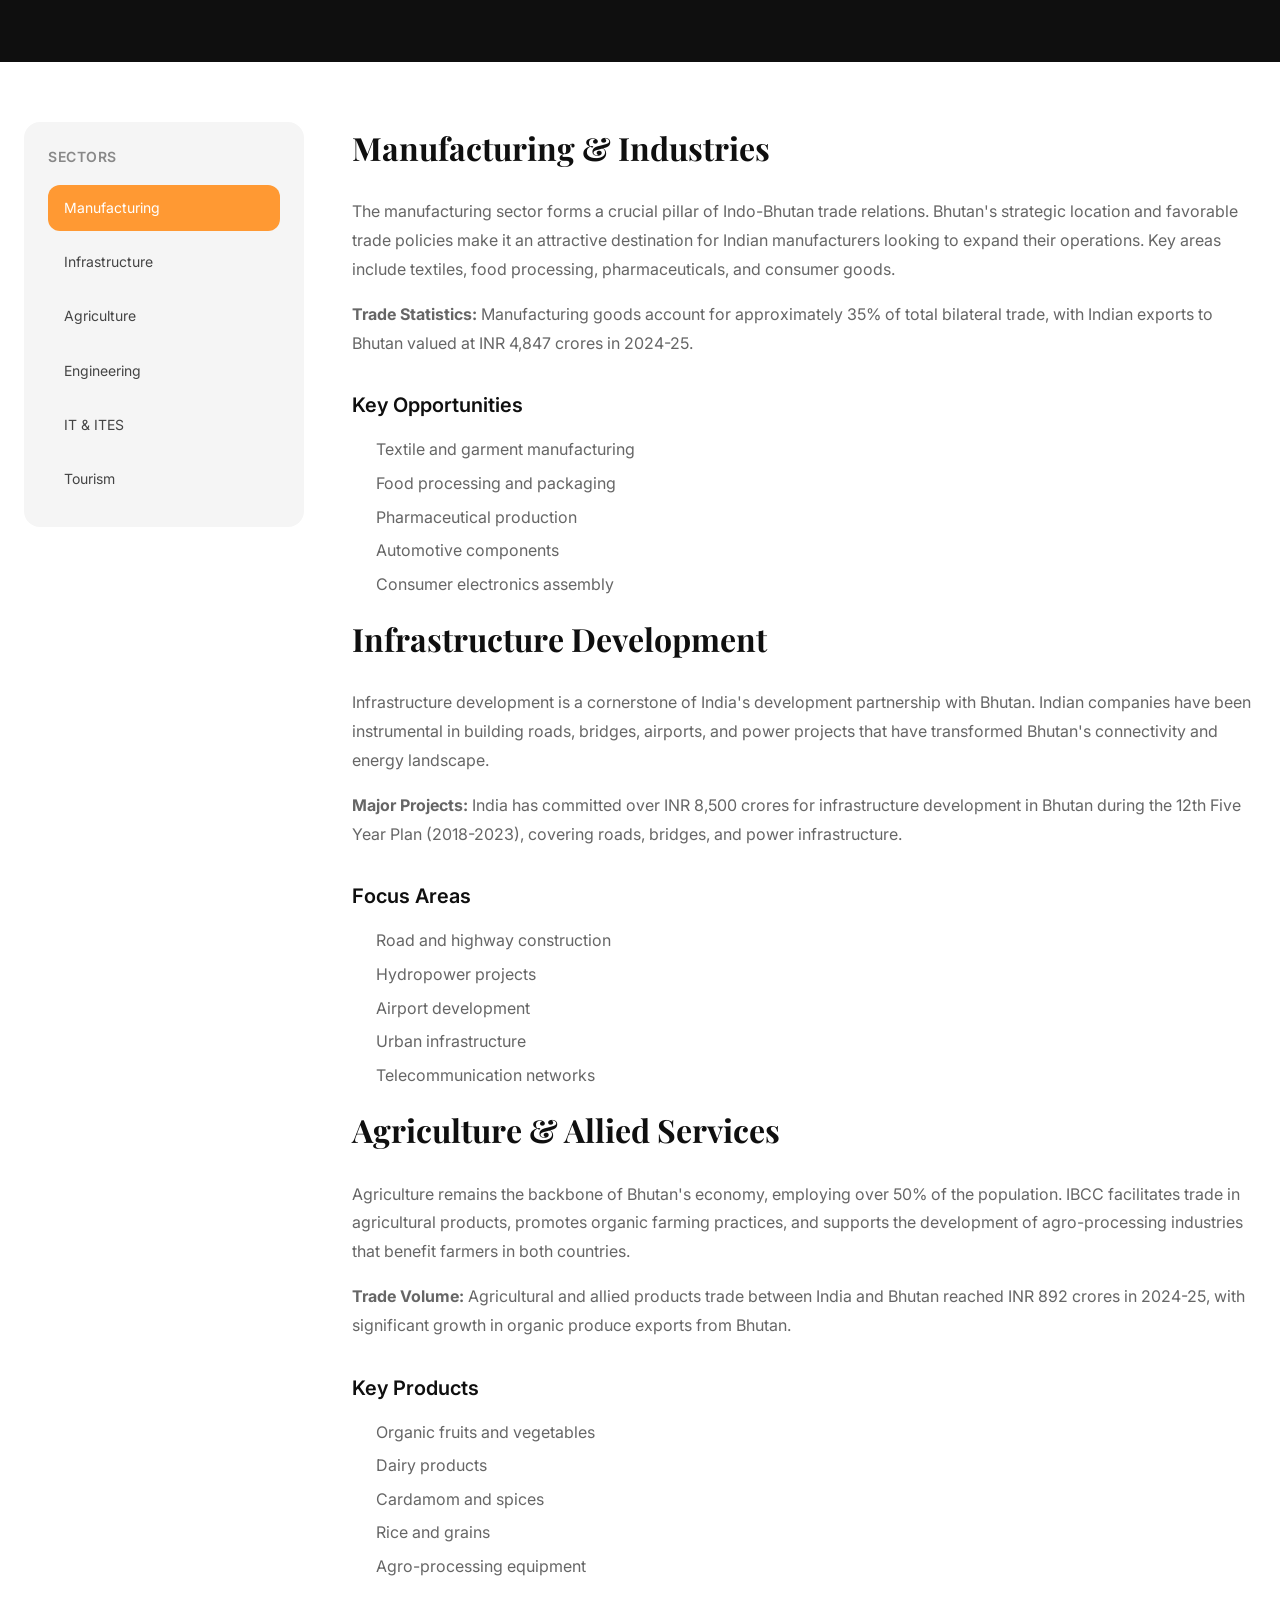
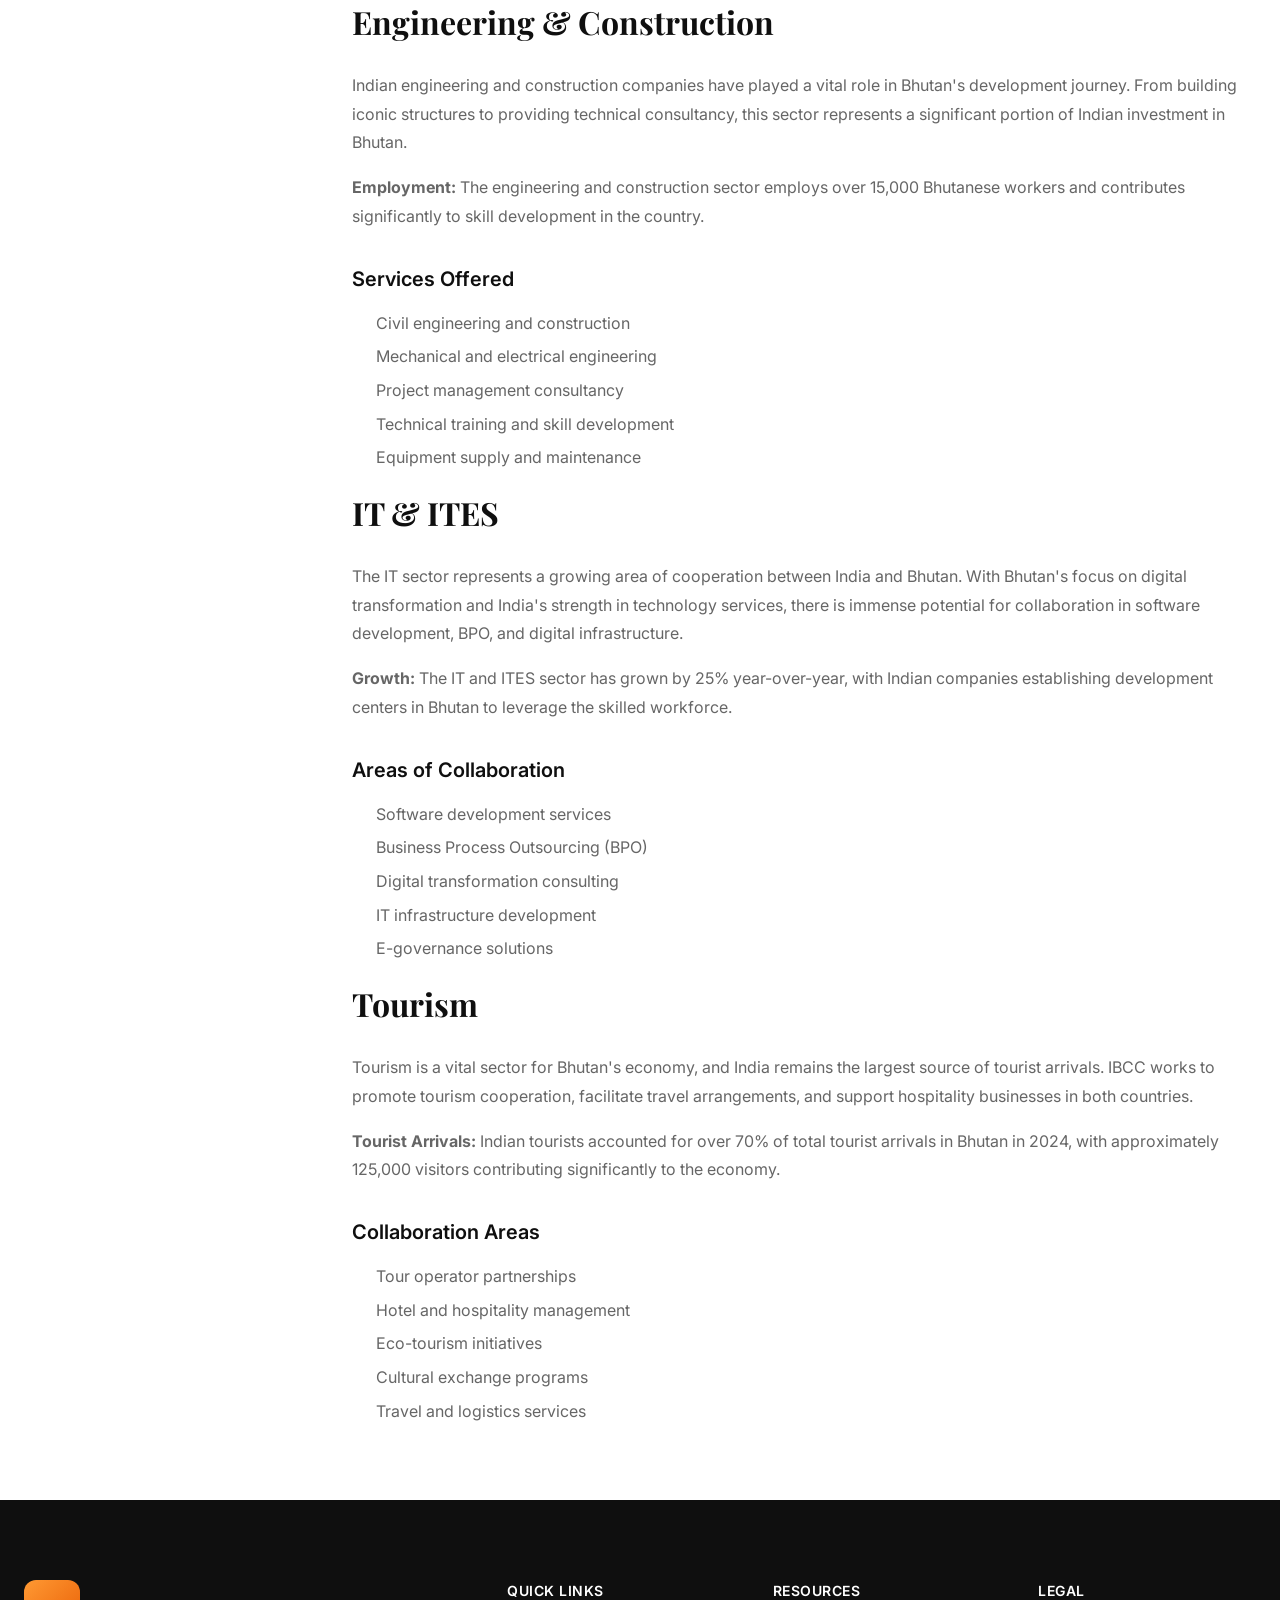
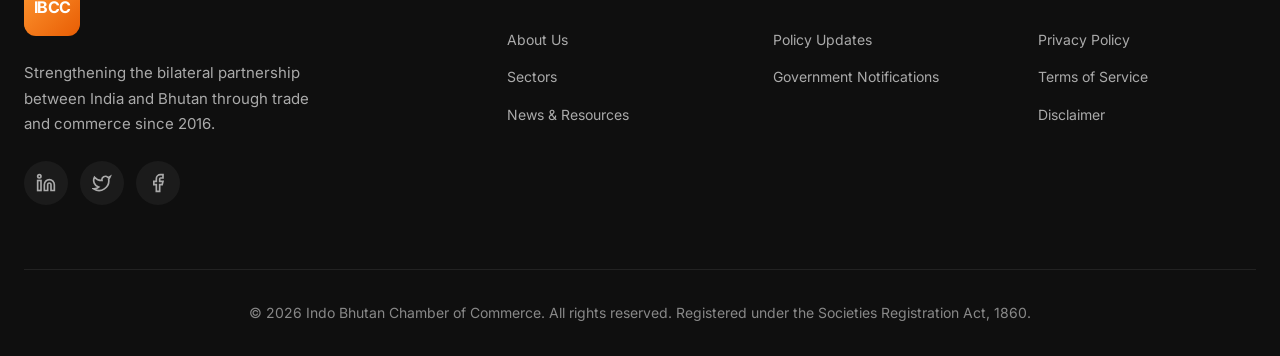
<file: sectors.html>
<!DOCTYPE html>
<html lang="en">
<head>
    <meta charset="UTF-8">
    <meta name="viewport" content="width=device-width, initial-scale=1.0">
    <title>Sectors - Indo Bhutan Chamber of Commerce</title>
    <meta name="description" content="Explore key sectors driving Indo-Bhutan economic cooperation - Manufacturing, Infrastructure, Agriculture, IT, Tourism, and more.">
    <link rel="preconnect" href="https://fonts.googleapis.com">
    <link rel="preconnect" href="https://fonts.gstatic.com" crossorigin>
    <link href="https://fonts.googleapis.com/css2?family=Inter:wght@300;400;500;600;700&family=Playfair+Display:wght@400;500;600;700&display=swap" rel="stylesheet">
    <link rel="stylesheet" href="css/style.css">
</head>
<body>
    <!-- Header Placeholder -->
    <div id="header-placeholder"></div>

    <!-- Page Hero Section -->
    <section class="page-hero">
        <div class="hero-bg-image" style="background-image: url('https://images.unsplash.com/photo-1486406146926-c627a92ad1ab?w=1920&q=80');"></div>
        <div class="hero-overlay"></div>
        <div class="hero-content">
            <span class="section-tag" style="color: var(--color-primary);">Sectors</span>
            <h1 class="hero-title" data-reveal>Focus Areas</h1>
            <p class="hero-subtitle" data-reveal>
                Discover the key industries driving economic cooperation between India and Bhutan. 
                IBCC supports businesses across diverse sectors to foster bilateral trade growth.
            </p>
        </div>
    </section>

    <!-- Sectors Overview -->
    <section class="sectors" id="sectors">
        <div class="container">
            <div class="section-header" data-reveal>
                <span class="section-tag">Industries</span>
                <h2 class="section-title" style="color: white;">Key Sectors We Support</h2>
                <p class="section-subtitle">IBCC works across multiple industries to promote Indo-Bhutan trade</p>
            </div>
            <div class="sectors-grid">
                <div class="sector-card" data-reveal>
                    <div class="sector-icon">
                        <svg width="32" height="32" viewBox="0 0 24 24" fill="none" stroke="currentColor" stroke-width="1.5">
                            <path d="M2 20a2 2 0 0 0 2 2h16a2 2 0 0 0 2-2V8l-7 5V8l-7 5V4a2 2 0 0 0-2-2H4a2 2 0 0 0-2 2Z"/>
                            <path d="M17 18h1"/>
                            <path d="M12 18h1"/>
                            <path d="M7 18h1"/>
                        </svg>
                    </div>
                    <h3>Manufacturing & Industries</h3>
                    <p>Medium and small scale industries driving industrial growth, including textiles, food processing, and consumer goods manufacturing.</p>
                </div>
                <div class="sector-card" data-reveal>
                    <div class="sector-icon">
                        <svg width="32" height="32" viewBox="0 0 24 24" fill="none" stroke="currentColor" stroke-width="1.5">
                            <path d="M2 22h20"/>
                            <path d="M6 18v-8a2 2 0 0 1 2-2h8a2 2 0 0 1 2 2v8"/>
                            <path d="M10 10v.01"/>
                            <path d="M14 10v.01"/>
                            <path d="M10 14v.01"/>
                            <path d="M14 14v.01"/>
                            <path d="M10 18v.01"/>
                            <path d="M14 18v.01"/>
                            <path d="M6 10V6a2 2 0 0 1 2-2h8a2 2 0 0 1 2 2v4"/>
                        </svg>
                    </div>
                    <h3>Infrastructure Development</h3>
                    <p>Roads, Ports, Power and essential infrastructure projects that form the backbone of bilateral economic cooperation.</p>
                </div>
                <div class="sector-card" data-reveal>
                    <div class="sector-icon">
                        <svg width="32" height="32" viewBox="0 0 24 24" fill="none" stroke="currentColor" stroke-width="1.5">
                            <path d="M12 2a10 10 0 1 0 10 10 4 4 0 0 1-5-5 4 4 0 0 1-5-5"/>
                            <path d="M8.5 8.5v.01"/>
                            <path d="M16 15.5v.01"/>
                            <path d="M12 12v.01"/>
                            <path d="M11 17v.01"/>
                            <path d="M7 14v.01"/>
                        </svg>
                    </div>
                    <h3>Agriculture & Allied Services</h3>
                    <p>Sustainable farming, organic produce, dairy, and agricultural value chains benefiting farmers in both nations.</p>
                </div>
                <div class="sector-card" data-reveal>
                    <div class="sector-icon">
                        <svg width="32" height="32" viewBox="0 0 24 24" fill="none" stroke="currentColor" stroke-width="1.5">
                            <path d="M4 22h14a2 2 0 0 0 2-2V7.5L14.5 2H6a2 2 0 0 0-2 2v4"/>
                            <path d="M14 2v6h6"/>
                            <path d="M2 15h10"/>
                            <path d="M5 12v6"/>
                            <path d="M9 12v6"/>
                        </svg>
                    </div>
                    <h3>Engineering & Construction</h3>
                    <p>Building the future through engineering excellence, construction projects, and technical consultancy services.</p>
                </div>
                <div class="sector-card" data-reveal>
                    <div class="sector-icon">
                        <svg width="32" height="32" viewBox="0 0 24 24" fill="none" stroke="currentColor" stroke-width="1.5">
                            <rect width="20" height="14" x="2" y="3" rx="2"/>
                            <line x1="8" x2="16" y1="21" y2="21"/>
                            <line x1="12" x2="12" y1="17" y2="21"/>
                        </svg>
                    </div>
                    <h3>IT & ITES</h3>
                    <p>Technology solutions, software development, BPO services, and digital transformation initiatives.</p>
                </div>
                <div class="sector-card" data-reveal>
                    <div class="sector-icon">
                        <svg width="32" height="32" viewBox="0 0 24 24" fill="none" stroke="currentColor" stroke-width="1.5">
                            <path d="M3 9h18v10a2 2 0 0 1-2 2H5a2 2 0 0 1-2-2V9Z"/>
                            <path d="m3 9 2.45-4.9A2 2 0 0 1 7.24 3h9.52a2 2 0 0 1 1.8 1.1L21 9"/>
                            <path d="M12 3v6"/>
                        </svg>
                    </div>
                    <h3>Tourism</h3>
                    <p>Promoting cultural exchange, travel experiences, hospitality services, and eco-tourism initiatives.</p>
                </div>
            </div>
        </div>
    </section>

    <!-- Sector Details Section -->
    <section class="content-section">
        <div class="container">
            <div class="content-grid">
                <aside class="sidebar" data-reveal>
                    <div class="sidebar-menu">
                        <h4>Sectors</h4>
                        <ul>
                            <li><a href="#manufacturing" class="active">Manufacturing</a></li>
                            <li><a href="#infrastructure">Infrastructure</a></li>
                            <li><a href="#agriculture">Agriculture</a></li>
                            <li><a href="#engineering">Engineering</a></li>
                            <li><a href="#it">IT & ITES</a></li>
                            <li><a href="#tourism">Tourism</a></li>
                        </ul>
                    </div>
                </aside>
                
                <div class="main-content">
                    <div id="manufacturing" data-reveal>
                        <h2>Manufacturing & Industries</h2>
                        <p>
                            The manufacturing sector forms a crucial pillar of Indo-Bhutan trade relations. Bhutan's strategic location 
                            and favorable trade policies make it an attractive destination for Indian manufacturers looking to expand 
                            their operations. Key areas include textiles, food processing, pharmaceuticals, and consumer goods.
                        </p>
                        <p>
                            <strong>Trade Statistics:</strong> Manufacturing goods account for approximately 35% of total bilateral trade, 
                            with Indian exports to Bhutan valued at INR 4,847 crores in 2024-25.
                        </p>
                        <h3>Key Opportunities</h3>
                        <ul style="margin: 16px 0; padding-left: 24px; color: var(--color-gray-600);">
                            <li style="margin-bottom: 8px;">Textile and garment manufacturing</li>
                            <li style="margin-bottom: 8px;">Food processing and packaging</li>
                            <li style="margin-bottom: 8px;">Pharmaceutical production</li>
                            <li style="margin-bottom: 8px;">Automotive components</li>
                            <li style="margin-bottom: 8px;">Consumer electronics assembly</li>
                        </ul>
                    </div>

                    <div id="infrastructure" data-reveal>
                        <h2>Infrastructure Development</h2>
                        <p>
                            Infrastructure development is a cornerstone of India's development partnership with Bhutan. Indian companies 
                            have been instrumental in building roads, bridges, airports, and power projects that have transformed 
                            Bhutan's connectivity and energy landscape.
                        </p>
                        <p>
                            <strong>Major Projects:</strong> India has committed over INR 8,500 crores for infrastructure development 
                            in Bhutan during the 12th Five Year Plan (2018-2023), covering roads, bridges, and power infrastructure.
                        </p>
                        <h3>Focus Areas</h3>
                        <ul style="margin: 16px 0; padding-left: 24px; color: var(--color-gray-600);">
                            <li style="margin-bottom: 8px;">Road and highway construction</li>
                            <li style="margin-bottom: 8px;">Hydropower projects</li>
                            <li style="margin-bottom: 8px;">Airport development</li>
                            <li style="margin-bottom: 8px;">Urban infrastructure</li>
                            <li style="margin-bottom: 8px;">Telecommunication networks</li>
                        </ul>
                    </div>

                    <div id="agriculture" data-reveal>
                        <h2>Agriculture & Allied Services</h2>
                        <p>
                            Agriculture remains the backbone of Bhutan's economy, employing over 50% of the population. IBCC facilitates 
                            trade in agricultural products, promotes organic farming practices, and supports the development of 
                            agro-processing industries that benefit farmers in both countries.
                        </p>
                        <p>
                            <strong>Trade Volume:</strong> Agricultural and allied products trade between India and Bhutan reached 
                            INR 892 crores in 2024-25, with significant growth in organic produce exports from Bhutan.
                        </p>
                        <h3>Key Products</h3>
                        <ul style="margin: 16px 0; padding-left: 24px; color: var(--color-gray-600);">
                            <li style="margin-bottom: 8px;">Organic fruits and vegetables</li>
                            <li style="margin-bottom: 8px;">Dairy products</li>
                            <li style="margin-bottom: 8px;">Cardamom and spices</li>
                            <li style="margin-bottom: 8px;">Rice and grains</li>
                            <li style="margin-bottom: 8px;">Agro-processing equipment</li>
                        </ul>
                    </div>

                    <div id="engineering" data-reveal>
                        <h2>Engineering & Construction</h2>
                        <p>
                            Indian engineering and construction companies have played a vital role in Bhutan's development journey. 
                            From building iconic structures to providing technical consultancy, this sector represents a significant 
                            portion of Indian investment in Bhutan.
                        </p>
                        <p>
                            <strong>Employment:</strong> The engineering and construction sector employs over 15,000 Bhutanese 
                            workers and contributes significantly to skill development in the country.
                        </p>
                        <h3>Services Offered</h3>
                        <ul style="margin: 16px 0; padding-left: 24px; color: var(--color-gray-600);">
                            <li style="margin-bottom: 8px;">Civil engineering and construction</li>
                            <li style="margin-bottom: 8px;">Mechanical and electrical engineering</li>
                            <li style="margin-bottom: 8px;">Project management consultancy</li>
                            <li style="margin-bottom: 8px;">Technical training and skill development</li>
                            <li style="margin-bottom: 8px;">Equipment supply and maintenance</li>
                        </ul>
                    </div>

                    <div id="it" data-reveal>
                        <h2>IT & ITES</h2>
                        <p>
                            The IT sector represents a growing area of cooperation between India and Bhutan. With Bhutan's focus on 
                            digital transformation and India's strength in technology services, there is immense potential for 
                            collaboration in software development, BPO, and digital infrastructure.
                        </p>
                        <p>
                            <strong>Growth:</strong> The IT and ITES sector has grown by 25% year-over-year, with Indian companies 
                            establishing development centers in Bhutan to leverage the skilled workforce.
                        </p>
                        <h3>Areas of Collaboration</h3>
                        <ul style="margin: 16px 0; padding-left: 24px; color: var(--color-gray-600);">
                            <li style="margin-bottom: 8px;">Software development services</li>
                            <li style="margin-bottom: 8px;">Business Process Outsourcing (BPO)</li>
                            <li style="margin-bottom: 8px;">Digital transformation consulting</li>
                            <li style="margin-bottom: 8px;">IT infrastructure development</li>
                            <li style="margin-bottom: 8px;">E-governance solutions</li>
                        </ul>
                    </div>

                    <div id="tourism" data-reveal>
                        <h2>Tourism</h2>
                        <p>
                            Tourism is a vital sector for Bhutan's economy, and India remains the largest source of tourist arrivals. 
                            IBCC works to promote tourism cooperation, facilitate travel arrangements, and support hospitality 
                            businesses in both countries.
                        </p>
                        <p>
                            <strong>Tourist Arrivals:</strong> Indian tourists accounted for over 70% of total tourist arrivals in 
                            Bhutan in 2024, with approximately 125,000 visitors contributing significantly to the economy.
                        </p>
                        <h3>Collaboration Areas</h3>
                        <ul style="margin: 16px 0; padding-left: 24px; color: var(--color-gray-600);">
                            <li style="margin-bottom: 8px;">Tour operator partnerships</li>
                            <li style="margin-bottom: 8px;">Hotel and hospitality management</li>
                            <li style="margin-bottom: 8px;">Eco-tourism initiatives</li>
                            <li style="margin-bottom: 8px;">Cultural exchange programs</li>
                            <li style="margin-bottom: 8px;">Travel and logistics services</li>
                        </ul>
                    </div>
                </div>
            </div>
        </div>
    </section>

    <!-- Footer Placeholder -->
    <div id="footer-placeholder"></div>

    <script src="js/main.js"></script>
</body>
</html>
</file>
<file: css/style.css>
/* ========================================
   IBCC - Indo Bhutan Chamber of Commerce
   Modern Minimalist Design
   ======================================== */

/* CSS Variables */
:root {
    /* Colors - Inspired by India & Bhutan */
    --color-primary: #FF9933;
    --color-secondary: #138808;
    --color-accent: #E85D04;
    --color-bhutan: #8B4513;
    
    /* Neutral Palette */
    --color-dark: #0F0F0F;
    --color-dark-2: #1A1A1A;
    --color-gray-900: #222222;
    --color-gray-800: #333333;
    --color-gray-700: #444444;
    --color-gray-600: #666666;
    --color-gray-500: #888888;
    --color-gray-400: #AAAAAA;
    --color-gray-300: #CCCCCC;
    --color-gray-200: #E5E5E5;
    --color-gray-100: #F5F5F5;
    --color-light: #FFFFFF;
    
    /* Gradients */
    --gradient-primary: linear-gradient(135deg, var(--color-primary) 0%, var(--color-accent) 100%);
    --gradient-dark: linear-gradient(180deg, var(--color-dark) 0%, var(--color-dark-2) 100%);
    --gradient-hero: linear-gradient(135deg, rgba(255, 153, 51, 0.1) 0%, rgba(19, 136, 8, 0.1) 100%);
    
    /* Typography */
    --font-heading: 'Playfair Display', serif;
    --font-body: 'Inter', sans-serif;
    
    /* Spacing */
    --section-padding: 100px;
    --container-max: 1280px;
    --container-padding: 24px;
    
    /* Transitions */
    --transition-fast: 0.2s ease;
    --transition-normal: 0.3s ease;
    --transition-slow: 0.5s ease;
    
    /* Shadows */
    --shadow-sm: 0 1px 2px rgba(0, 0, 0, 0.05);
    --shadow-md: 0 4px 6px -1px rgba(0, 0, 0, 0.1), 0 2px 4px -2px rgba(0, 0, 0, 0.1);
    --shadow-lg: 0 10px 15px -3px rgba(0, 0, 0, 0.1), 0 4px 6px -4px rgba(0, 0, 0, 0.1);
    --shadow-xl: 0 20px 25px -5px rgba(0, 0, 0, 0.1), 0 8px 10px -6px rgba(0, 0, 0, 0.1);
    
    /* Border Radius */
    --radius-sm: 8px;
    --radius-md: 12px;
    --radius-lg: 16px;
    --radius-xl: 24px;
    --radius-full: 9999px;
}

/* Reset & Base */
*, *::before, *::after {
    margin: 0;
    padding: 0;
    box-sizing: border-box;
}

html {
    scroll-behavior: smooth;
    font-size: 16px;
}

body {
    font-family: var(--font-body);
    font-weight: 400;
    line-height: 1.6;
    color: var(--color-gray-800);
    background-color: var(--color-light);
    overflow-x: hidden;
    -webkit-font-smoothing: antialiased;
    -moz-osx-font-smoothing: grayscale;
}

a {
    text-decoration: none;
    color: inherit;
    transition: var(--transition-normal);
}

ul {
    list-style: none;
}

img {
    max-width: 100%;
    height: auto;
    display: block;
}

/* Container */
.container {
    max-width: var(--container-max);
    margin: 0 auto;
    padding: 0 var(--container-padding);
}

/* ========================================
   Navigation
   ======================================== */
/* QUICK FIX: Navbar visible from start */
.navbar {
    background: rgba(255, 255, 255, 0.95) !important;
    backdrop-filter: blur(12px);
    box-shadow: var(--shadow-sm);
}

.navbar.scrolled {
    background: rgba(255, 255, 255, 0.98);
    backdrop-filter: blur(20px);
    -webkit-backdrop-filter: blur(20px);
    box-shadow: var(--shadow-sm);
    padding: 16px 0;
}

.nav-container {
    max-width: var(--container-max);
    margin: 0 auto;
    padding: 10px ;
    display: flex;
    align-items: center;
    justify-content: space-between;
}

.logo {
    display: flex;
    align-items: center;
    gap: 12px;
}

.logo-icon {
    display: flex;
    align-items: center;
    justify-content: center;
    width: 48px;
    height: 48px;
    background: var(--gradient-primary);
    color: var(--color-light);
    font-weight: 700;
    font-size: 14px;
    border-radius: var(--radius-md);
    letter-spacing: -0.5px;
}

.logo-text {
    font-family: var(--font-heading);
    font-size: 18px;
    font-weight: 600;
    color: var(--color-dark);
}

.nav-menu {
    display: flex;
    align-items: center;
    gap: 8px;
}

.nav-link {
    padding: 10px 18px;
    font-size: 14px;
    font-weight: 500;
    color: var(--color-gray-700);
    border-radius: var(--radius-full);
    transition: var(--transition-normal);
}

.nav-link:hover,
.nav-link.active {
    color: var(--color-primary);
    background: rgba(255, 153, 51, 0.1);
}

.nav-toggle {
    display: none;
    flex-direction: column;
    gap: 5px;
    background: none;
    border: none;
    cursor: pointer;
    padding: 5px;
}

.nav-toggle span {
    display: block;
    width: 24px;
    height: 2px;
    background: var(--color-dark);
    transition: var(--transition-normal);
    border-radius: 2px;
}

/* ========================================
   Hero Section with Background Image
   ======================================== */
.hero {
    position: relative;
    min-height: 100vh;
    display: flex;
    align-items: center;
    justify-content: center;
    overflow: hidden;
    padding: 120px 24px 80px;
}

.hero-bg-image {
    position: absolute;
    inset: 0;
    z-index: -2;
    background-size: cover;
    background-position: center;
    background-repeat: no-repeat;
}

.hero-overlay {
    position: absolute;
    inset: 0;
    z-index: -1;
    background: linear-gradient(135deg, rgba(0, 0, 0, 0.7) 0%, rgba(0, 0, 0, 0.5) 50%, rgba(0, 0, 0, 0.6) 100%);
}

.hero-content {
    text-align: center;
    max-width: 900px;
    z-index: 1;
    color: var(--color-light);
}

.hero-title {
    font-family: var(--font-heading);
    font-size: clamp(40px, 8vw, 72px);
    font-weight: 600;
    line-height: 1.1;
    color: var(--color-light);
    letter-spacing: -0.02em;
    margin-bottom: 10rem;
}

.hero-title .text-gradient {
    background: linear-gradient(135deg, #FF9933 0%, #FFD700 100%);
    -webkit-background-clip: text;
    -webkit-text-fill-color: transparent;
    background-clip: text;
}

.hero-subtitle {
    font-size: clamp(16px, 2.5vw, 20px);
    color: rgba(255, 255, 255, 0.85);
    max-width: 600px;
    margin: 0 auto 40px;
    line-height: 1.7;
}

.hero-cta {
    display: flex;
    align-items: center;
    justify-content: center;
    gap: 16px;
    margin-bottom: 64px;
    flex-wrap: wrap;
}

/* Page Hero (smaller version for inner pages) */
.page-hero {
    position: relative;
    min-height: 50vh;
    display: flex;
    align-items: center;
    justify-content: center;
    overflow: hidden;
    padding: 140px 24px 60px;
}

.page-hero .hero-bg-image {
    position: absolute;
    inset: 0;
    z-index: -2;
    background-size: cover;
    background-position: center;
    background-repeat: no-repeat;
}

.page-hero .hero-overlay {
    position: absolute;
    inset: 0;
    z-index: -1;
    background: linear-gradient(135deg, rgba(0, 0, 0, 0.75) 0%, rgba(0, 0, 0, 0.6) 100%);
}

.page-hero .hero-content {
    text-align: center;
    max-width: 800px;
    z-index: 1;
    color: var(--color-light);
}

.page-hero .hero-title {
    font-size: clamp(32px, 6vw, 56px);
}

.page-hero .hero-subtitle {
    font-size: clamp(14px, 2vw, 18px);
}

/* Buttons */
.btn {
    display: inline-flex;
    align-items: center;
    justify-content: center;
    gap: 10px;
    padding: 16px 32px;
    font-size: 15px;
    font-weight: 600;
    border-radius: var(--radius-full);
    transition: var(--transition-normal);
    cursor: pointer;
    border: none;
}

.btn-primary {
    background: var(--gradient-primary);
    color: var(--color-light);
    box-shadow: 0 4px 14px rgba(255, 153, 51, 0.4);
}

.btn-primary:hover {
    transform: translateY(-2px);
    box-shadow: 0 6px 20px rgba(255, 153, 51, 0.5);
}

.btn-secondary {
    background: rgba(255, 255, 255, 0.1);
    color: var(--color-light);
    border: 1px solid rgba(255, 255, 255, 0.3);
    backdrop-filter: blur(10px);
}

.btn-secondary:hover {
    background: rgba(255, 255, 255, 0.2);
    border-color: rgba(255, 255, 255, 0.5);
}

.btn-outline {
    background: transparent;
    color: var(--color-dark);
    border: 2px solid var(--color-gray-300);
}

.btn-outline:hover {
    border-color: var(--color-primary);
    color: var(--color-primary);
}

.btn-full {
    width: 100%;
}

/* Scroll Indicator */
.scroll-indicator {
    position: absolute;
    bottom: 40px;
    left: 50%;
    transform: translateX(-50%);
    display: flex;
    flex-direction: column;
    align-items: center;
    gap: 12px;
    color: rgba(255, 255, 255, 0.7);
    font-size: 12px;
    letter-spacing: 0.5px;
}

.mouse {
    width: 24px;
    height: 38px;
    border: 2px solid rgba(255, 255, 255, 0.5);
    border-radius: 12px;
    display: flex;
    justify-content: center;
    padding-top: 8px;
}

.wheel {
    width: 4px;
    height: 8px;
    background: var(--color-primary);
    border-radius: 2px;
    animation: scroll 2s ease-in-out infinite;
}

@keyframes scroll {
    0% {
        transform: translateY(0);
        opacity: 1;
    }
    100% {
        transform: translateY(12px);
        opacity: 0;
    }
}

/* ========================================
   Section Styles
   ======================================== */
section {
    padding: var(--section-padding) 0;
}

.section-header {
    text-align: center;
    margin-bottom: 64px;
}

.section-tag {
    display: inline-block;
    font-size: 13px;
    font-weight: 600;
    text-transform: uppercase;
    letter-spacing: 1.5px;
    color: var(--color-primary);
    margin-bottom: 16px;
}

.section-title {
    font-family: var(--font-heading);
    font-size: clamp(32px, 5vw, 48px);
    font-weight: 600;
    color: var(--color-dark);
    line-height: 1.2;
    letter-spacing: -0.02em;
}

.section-subtitle {
    font-size: 18px;
    color: var(--color-gray-600);
    margin-top: 16px;
    max-width: 600px;
    margin-left: auto;
    margin-right: auto;
}

/* ========================================
   About Section
   ======================================== */
.about {
    background: var(--color-light);
}

.about-grid {
    display: grid;
    grid-template-columns: 1fr 1fr;
    gap: 80px;
    align-items: center;
}

.about-lead {
    font-size: 20px;
    line-height: 1.7;
    color: var(--color-dark);
    margin-bottom: 24px;
}

.about-text {
    font-size: 16px;
    color: var(--color-gray-600);
    margin-bottom: 16px;
    line-height: 1.8;
}

.about-features {
    display: flex;
    flex-wrap: wrap;
    gap: 16px;
    margin-top: 32px;
}

.feature-item {
    display: flex;
    align-items: center;
    gap: 10px;
    padding: 12px 20px;
    background: var(--color-gray-100);
    border-radius: var(--radius-full);
    font-size: 14px;
    font-weight: 500;
    color: var(--color-gray-700);
}

.feature-icon {
    display: flex;
    align-items: center;
    justify-content: center;
    width: 32px;
    height: 32px;
    background: var(--gradient-primary);
    color: var(--color-light);
    border-radius: 50%;
}

/* About Visual */
.about-visual {
    position: relative;
}

.visual-card {
    position: relative;
    padding: 40px;
}

.card-inner {
    background: var(--color-light);
    border-radius: var(--radius-xl);
    padding: 48px;
    box-shadow: var(--shadow-xl);
    position: relative;
    z-index: 2;
}

.card-front h3 {
    font-family: var(--font-heading);
    font-size: 28px;
    color: var(--color-dark);
    margin-bottom: 16px;
}

.card-front p {
    font-size: 16px;
    color: var(--color-gray-600);
    line-height: 1.7;
}

.floating-element {
    position: absolute;
    border-radius: var(--radius-lg);
    z-index: 1;
}

.fe-1 {
    width: 120px;
    height: 120px;
    background: var(--gradient-primary);
    top: -20px;
    right: -20px;
    opacity: 0.8;
    animation: float-element 6s ease-in-out infinite;
}

.fe-2 {
    width: 80px;
    height: 80px;
    background: rgba(19, 136, 8, 0.2);
    bottom: 20px;
    left: -30px;
    animation: float-element 8s ease-in-out infinite reverse;
}

@keyframes float-element {
    0%, 100% {
        transform: translateY(0) rotate(0deg);
    }
    50% {
        transform: translateY(-20px) rotate(5deg);
    }
}

/* ========================================
   Membership Section
   ======================================== */
.membership {
    background: var(--color-gray-100);
}

.membership-grid {
    display: grid;
    grid-template-columns: repeat(2, 1fr);
    gap: 24px;
}

.benefit-card {
    display: flex;
    gap: 24px;
    padding: 32px;
    background: var(--color-light);
    border-radius: var(--radius-lg);
    transition: var(--transition-normal);
    border: 1px solid transparent;
}

.benefit-card:hover {
    transform: translateY(-4px);
    box-shadow: var(--shadow-lg);
    border-color: rgba(255, 153, 51, 0.2);
}

.benefit-number {
    font-family: var(--font-heading);
    font-size: 48px;
    font-weight: 600;
    color: var(--color-primary);
    opacity: 0.3;
    line-height: 1;
}

.benefit-content h3 {
    font-size: 20px;
    font-weight: 600;
    color: var(--color-dark);
    margin-bottom: 12px;
}

.benefit-content p {
    font-size: 15px;
    color: var(--color-gray-600);
    line-height: 1.7;
}

/* Membership Tiers */
.membership-tiers {
    display: grid;
    grid-template-columns: repeat(3, 1fr);
    gap: 24px;
    margin-top: 48px;
}

.tier-card {
    background: var(--color-light);
    border-radius: var(--radius-lg);
    padding: 40px 32px;
    text-align: center;
    border: 2px solid transparent;
    transition: var(--transition-normal);
    position: relative;
}

.tier-card:hover {
    border-color: var(--color-primary);
    transform: translateY(-8px);
    box-shadow: var(--shadow-xl);
}

.tier-card.featured {
    border-color: var(--color-primary);
    transform: scale(1.05);
}

.tier-card.featured::before {
    content: 'Most Popular';
    position: absolute;
    top: -12px;
    left: 50%;
    transform: translateX(-50%);
    background: var(--gradient-primary);
    color: white;
    padding: 6px 16px;
    border-radius: var(--radius-full);
    font-size: 12px;
    font-weight: 600;
}

.tier-name {
    font-size: 24px;
    font-weight: 600;
    color: var(--color-dark);
    margin-bottom: 8px;
}

.tier-price {
    font-size: 48px;
    font-weight: 700;
    color: var(--color-primary);
    margin-bottom: 8px;
}

.tier-price span {
    font-size: 16px;
    color: var(--color-gray-500);
    font-weight: 400;
}

.tier-description {
    font-size: 14px;
    color: var(--color-gray-600);
    margin-bottom: 24px;
}

.tier-features {
    text-align: left;
    margin-bottom: 32px;
}

.tier-features li {
    padding: 8px 0;
    font-size: 14px;
    color: var(--color-gray-700);
    display: flex;
    align-items: center;
    gap: 8px;
}

.tier-features li::before {
    content: '✓';
    color: var(--color-secondary);
    font-weight: 700;
}

/* ========================================
   Leadership Section
   ======================================== */
.leadership {
    background: var(--color-light);
}

.leadership-grid {
    display: grid;
    grid-template-columns: repeat(5, 1fr);
    gap: 24px;
}

.leader-card {
    text-align: center;
    padding: 32px 24px;
    background: var(--color-gray-100);
    border-radius: var(--radius-lg);
    transition: var(--transition-normal);
}

.leader-card:hover {
    background: var(--color-light);
    box-shadow: var(--shadow-lg);
    transform: translateY(-4px);
}

.leader-avatar {
    width: 80px;
    height: 80px;
    margin: 0 auto 20px;
    background: var(--gradient-primary);
    border-radius: 50%;
    display: flex;
    align-items: center;
    justify-content: center;
}

.avatar-initial {
    font-family: var(--font-heading);
    font-size: 32px;
    font-weight: 600;
    color: var(--color-light);
}

.leader-name {
    font-size: 16px;
    font-weight: 600;
    color: var(--color-dark);
    margin-bottom: 6px;
}

.leader-role {
    font-size: 13px;
    color: var(--color-gray-500);
}

/* ========================================
   Sectors Section
   ======================================== */
.sectors {
    background: var(--color-dark);
    color: var(--color-light);
}

.sectors .section-title,
.sectors .section-tag {
    color: var(--color-light);
}

.sectors .section-subtitle {
    color: var(--color-gray-400);
}

.sectors-grid {
    display: grid;
    grid-template-columns: repeat(3, 1fr);
    gap: 24px;
}

.sector-card {
    padding: 40px 32px;
    background: rgba(255, 255, 255, 0.03);
    border: 1px solid rgba(255, 255, 255, 0.08);
    border-radius: var(--radius-lg);
    transition: var(--transition-normal);
}

.sector-card:hover {
    background: rgba(255, 255, 255, 0.06);
    border-color: rgba(255, 153, 51, 0.3);
    transform: translateY(-4px);
}

.sector-icon {
    width: 64px;
    height: 64px;
    display: flex;
    align-items: center;
    justify-content: center;
    background: var(--gradient-primary);
    border-radius: var(--radius-md);
    margin-bottom: 24px;
    color: var(--color-light);
}

.sector-card h3 {
    font-size: 20px;
    font-weight: 600;
    color: var(--color-light);
    margin-bottom: 12px;
}

.sector-card p {
    font-size: 14px;
    color: var(--color-gray-400);
    line-height: 1.7;
}

/* ========================================
   News Section
   ======================================== */
.news {
    background: var(--color-light);
}

.news-grid {
    display: grid;
    grid-template-columns: 1.5fr 1fr 1fr;
    gap: 24px;
    margin-bottom: 64px;
}

.news-card {
    padding: 32px;
    background: var(--color-gray-100);
    border-radius: var(--radius-lg);
    transition: var(--transition-normal);
    display: flex;
    flex-direction: column;
}

.news-card:hover {
    background: var(--color-light);
    box-shadow: var(--shadow-lg);
}

.news-card.featured {
    background: var(--gradient-primary);
    color: var(--color-light);
}

.news-card.featured .news-category,
.news-card.featured .news-date,
.news-card.featured .news-excerpt {
    color: rgba(255, 255, 255, 0.8);
}

.news-card.featured .news-title {
    color: var(--color-light);
}

.news-card.featured .news-link {
    color: var(--color-light);
}

.news-meta {
    display: flex;
    gap: 12px;
    margin-bottom: 16px;
}

.news-category {
    font-size: 12px;
    font-weight: 600;
    text-transform: uppercase;
    letter-spacing: 0.5px;
    color: var(--color-primary);
}

.news-date {
    font-size: 12px;
    color: var(--color-gray-500);
}

.news-title {
    font-size: 20px;
    font-weight: 600;
    color: var(--color-dark);
    margin-bottom: 12px;
    line-height: 1.4;
}

.news-excerpt {
    font-size: 15px;
    color: var(--color-gray-600);
    line-height: 1.7;
    flex-grow: 1;
    margin-bottom: 20px;
}

.news-link {
    display: inline-flex;
    align-items: center;
    gap: 8px;
    font-size: 14px;
    font-weight: 600;
    color: var(--color-primary);
    transition: var(--transition-normal);
}

.news-link:hover {
    gap: 12px;
}

/* Resources Section */
.resources-section {
    padding: 40px;
    background: var(--color-gray-100);
    border-radius: var(--radius-lg);
}

.resources-title {
    font-size: 18px;
    font-weight: 600;
    color: var(--color-dark);
    margin-bottom: 24px;
}

.resources-grid {
    display: grid;
    grid-template-columns: repeat(4, 1fr);
    gap: 16px;
}

.resource-item {
    display: flex;
    align-items: center;
    gap: 12px;
    padding: 16px 20px;
    background: var(--color-light);
    border-radius: var(--radius-md);
    font-size: 14px;
    font-weight: 500;
    color: var(--color-gray-700);
    transition: var(--transition-normal);
}

.resource-item:hover {
    background: var(--color-primary);
    color: var(--color-light);
    transform: translateY(-2px);
}

.resource-icon {
    display: flex;
    align-items: center;
    justify-content: center;
}

/* ========================================
   Contact Section
   ======================================== */
.contact {
    background: var(--color-gray-100);
}

.contact-grid {
    display: grid;
    grid-template-columns: 1fr 1.2fr;
    gap: 80px;
    align-items: start;
}

.contact-info .section-title {
    text-align: left;
    margin-bottom: 16px;
}

.contact-desc {
    font-size: 16px;
    color: var(--color-gray-600);
    margin-bottom: 40px;
    line-height: 1.7;
}

.contact-details {
    display: flex;
    flex-direction: column;
    gap: 24px;
}

.contact-item {
    display: flex;
    align-items: flex-start;
    gap: 16px;
}

.contact-icon {
    display: flex;
    align-items: center;
    justify-content: center;
    width: 48px;
    height: 48px;
    background: var(--gradient-primary);
    color: var(--color-light);
    border-radius: var(--radius-md);
    flex-shrink: 0;
}

.contact-text {
    display: flex;
    flex-direction: column;
    gap: 4px;
}

.contact-text .label {
    font-size: 13px;
    color: var(--color-gray-500);
    text-transform: uppercase;
    letter-spacing: 0.5px;
}

.contact-text .value {
    font-size: 16px;
    font-weight: 500;
    color: var(--color-dark);
    line-height: 1.5;
}

/* Contact Form */
.contact-form-wrapper {
    background: var(--color-light);
    padding: 48px;
    border-radius: var(--radius-xl);
    box-shadow: var(--shadow-lg);
}

.contact-form {
    display: flex;
    flex-direction: column;
    gap: 24px;
}

.form-group {
    position: relative;
}

.form-group input,
.form-group textarea {
    width: 100%;
    padding: 16px 0;
    font-size: 16px;
    font-family: inherit;
    color: var(--color-dark);
    background: transparent;
    border: none;
    border-bottom: 2px solid var(--color-gray-200);
    outline: none;
    transition: var(--transition-normal);
}

.form-group textarea {
    resize: vertical;
    min-height: 120px;
}

.form-group label {
    position: absolute;
    left: 0;
    top: 16px;
    font-size: 16px;
    color: var(--color-gray-500);
    pointer-events: none;
    transition: var(--transition-normal);
}

.form-group input:focus,
.form-group textarea:focus,
.form-group input:not(:placeholder-shown),
.form-group textarea:not(:placeholder-shown) {
    border-color: var(--color-primary);
}

.form-group input:focus + label,
.form-group textarea:focus + label,
.form-group input:not(:placeholder-shown) + label,
.form-group textarea:not(:placeholder-shown) + label {
    top: -8px;
    font-size: 12px;
    color: var(--color-primary);
}

/* ========================================
   Content Pages (Notifications, Statistics, Reports)
   ======================================== */
.content-page {
    background: var(--color-light);
    padding: 60px 0;
}

.content-section {
    padding: 60px 0;
}

.content-grid {
    display: grid;
    grid-template-columns: 280px 1fr;
    gap: 48px;
}

.sidebar {
    position: sticky;
    top: 120px;
    height: fit-content;
}

.sidebar-menu {
    background: var(--color-gray-100);
    border-radius: var(--radius-lg);
    padding: 24px;
}

.sidebar-menu h4 {
    font-size: 14px;
    font-weight: 600;
    text-transform: uppercase;
    letter-spacing: 0.5px;
    color: var(--color-gray-500);
    margin-bottom: 16px;
}

.sidebar-menu ul {
    display: flex;
    flex-direction: column;
    gap: 8px;
}

.sidebar-menu a {
    display: block;
    padding: 12px 16px;
    font-size: 14px;
    color: var(--color-gray-700);
    border-radius: var(--radius-md);
    transition: var(--transition-normal);
}

.sidebar-menu a:hover,
.sidebar-menu a.active {
    background: var(--color-primary);
    color: var(--color-light);
}

.main-content h2 {
    font-family: var(--font-heading);
    font-size: 32px;
    color: var(--color-dark);
    margin-bottom: 24px;
}

.main-content h3 {
    font-size: 20px;
    font-weight: 600;
    color: var(--color-dark);
    margin: 32px 0 16px;
}

.main-content p {
    font-size: 16px;
    color: var(--color-gray-600);
    line-height: 1.8;
    margin-bottom: 16px;
}

/* Notification Cards */
.notification-list {
    display: flex;
    flex-direction: column;
    gap: 16px;
}

.notification-item {
    display: flex;
    align-items: flex-start;
    gap: 20px;
    padding: 24px;
    background: var(--color-gray-100);
    border-radius: var(--radius-lg);
    transition: var(--transition-normal);
    border-left: 4px solid transparent;
}

.notification-item:hover {
    background: var(--color-light);
    box-shadow: var(--shadow-md);
    border-left-color: var(--color-primary);
}

.notification-icon {
    width: 48px;
    height: 48px;
    display: flex;
    align-items: center;
    justify-content: center;
    background: rgba(255, 153, 51, 0.1);
    border-radius: var(--radius-md);
    color: var(--color-primary);
    flex-shrink: 0;
}

.notification-content {
    flex: 1;
}

.notification-content h4 {
    font-size: 16px;
    font-weight: 600;
    color: var(--color-dark);
    margin-bottom: 8px;
}

.notification-content p {
    font-size: 14px;
    color: var(--color-gray-600);
    margin-bottom: 12px;
}

.notification-meta {
    display: flex;
    gap: 16px;
    font-size: 13px;
    color: var(--color-gray-500);
}

.notification-meta span {
    display: flex;
    align-items: center;
    gap: 6px;
}

/* Statistics Tables */
.stats-table-wrapper {
    overflow-x: auto;
    margin: 24px 0;
}

.stats-table {
    width: 100%;
    border-collapse: collapse;
    font-size: 14px;
}

.stats-table th,
.stats-table td {
    padding: 16px;
    text-align: left;
    border-bottom: 1px solid var(--color-gray-200);
}

.stats-table th {
    background: var(--color-gray-100);
    font-weight: 600;
    color: var(--color-dark);
    text-transform: uppercase;
    font-size: 12px;
    letter-spacing: 0.5px;
}

.stats-table td {
    color: var(--color-gray-700);
}

.stats-table tr:hover td {
    background: var(--color-gray-100);
}

.stats-highlight {
    background: var(--gradient-primary);
    color: white !important;
    font-weight: 600;
}

/* Report Cards */
.reports-grid {
    display: grid;
    grid-template-columns: repeat(2, 1fr);
    gap: 24px;
}

.report-card {
    padding: 32px;
    background: var(--color-gray-100);
    border-radius: var(--radius-lg);
    transition: var(--transition-normal);
}

.report-card:hover {
    background: var(--color-light);
    box-shadow: var(--shadow-lg);
    transform: translateY(-4px);
}

.report-icon {
    width: 64px;
    height: 64px;
    display: flex;
    align-items: center;
    justify-content: center;
    background: var(--gradient-primary);
    border-radius: var(--radius-md);
    margin-bottom: 20px;
    color: var(--color-light);
}

.report-card h4 {
    font-size: 18px;
    font-weight: 600;
    color: var(--color-dark);
    margin-bottom: 8px;
}

.report-card p {
    font-size: 14px;
    color: var(--color-gray-600);
    margin-bottom: 20px;
}

.report-meta {
    display: flex;
    justify-content: space-between;
    align-items: center;
}

.report-size {
    font-size: 13px;
    color: var(--color-gray-500);
}

/* ========================================
   Footer
   ======================================== */
.footer {
    background: var(--color-dark);
    color: var(--color-light);
    padding: 80px 0 32px;
}

.footer-grid {
    display: grid;
    grid-template-columns: 2fr 1fr 1fr 1fr;
    gap: 48px;
    margin-bottom: 64px;
}

.footer-logo .logo-icon {
    width: 56px;
    height: 56px;
    font-size: 16px;
}

.footer-tagline {
    font-size: 15px;
    color: var(--color-gray-400);
    line-height: 1.7;
    margin: 24px 0;
    max-width: 300px;
}

.social-links {
    display: flex;
    gap: 12px;
}

.social-link {
    display: flex;
    align-items: center;
    justify-content: center;
    width: 44px;
    height: 44px;
    background: rgba(255, 255, 255, 0.05);
    border-radius: 50%;
    color: var(--color-gray-400);
    transition: var(--transition-normal);
}

.social-link:hover {
    background: var(--color-primary);
    color: var(--color-light);
    transform: translateY(-2px);
}

.footer-links h4 {
    font-size: 14px;
    font-weight: 600;
    text-transform: uppercase;
    letter-spacing: 0.5px;
    color: var(--color-light);
    margin-bottom: 24px;
}

.footer-links ul {
    display: flex;
    flex-direction: column;
    gap: 12px;
}

.footer-links a {
    font-size: 14px;
    color: var(--color-gray-400);
    transition: var(--transition-normal);
}

.footer-links a:hover {
    color: var(--color-primary);
}

.footer-bottom {
    padding-top: 32px;
    border-top: 1px solid rgba(255, 255, 255, 0.08);
    text-align: center;
}

.footer-bottom p {
    font-size: 14px;
    color: var(--color-gray-500);
}

/* ========================================
   Toast Notification
   ======================================== */
.toast {
    position: fixed;
    bottom: 32px;
    right: 32px;
    padding: 16px 24px;
    background: var(--color-dark);
    color: var(--color-light);
    border-radius: var(--radius-md);
    box-shadow: var(--shadow-xl);
    transform: translateY(100px);
    opacity: 0;
    transition: var(--transition-normal);
    z-index: 9999;
}

.toast.show {
    transform: translateY(0);
    opacity: 1;
}

.toast-content {
    display: flex;
    align-items: center;
    gap: 12px;
    font-size: 14px;
    font-weight: 500;
}

.toast-content svg {
    color: var(--color-secondary);
}

/* ========================================
   Reveal Animation
   ======================================== */
[data-reveal] {
    opacity: 0;
    transform: translateY(30px);
    transition: opacity 0.6s ease, transform 0.6s ease;
}

[data-reveal].revealed {
    opacity: 1;
    transform: translateY(0);
}

/* Stagger delays */
[data-reveal]:nth-child(1) { transition-delay: 0.1s; }
[data-reveal]:nth-child(2) { transition-delay: 0.2s; }
[data-reveal]:nth-child(3) { transition-delay: 0.3s; }
[data-reveal]:nth-child(4) { transition-delay: 0.4s; }
[data-reveal]:nth-child(5) { transition-delay: 0.5s; }
[data-reveal]:nth-child(6) { transition-delay: 0.6s; }

/* ========================================
   Responsive Design
   ======================================== */
@media (max-width: 1024px) {
    :root {
        --section-padding: 80px;
    }
    
    .about-grid {
        grid-template-columns: 1fr;
        gap: 48px;
    }
    
    .about-visual {
        order: -1;
    }
    
    .membership-grid {
        grid-template-columns: 1fr;
    }
    
    .membership-tiers {
        grid-template-columns: 1fr;
    }
    
    .tier-card.featured {
        transform: none;
    }
    
    .leadership-grid {
        grid-template-columns: repeat(3, 1fr);
    }
    
    .sectors-grid {
        grid-template-columns: repeat(2, 1fr);
    }
    
    .news-grid {
        grid-template-columns: 1fr;
    }
    
    .news-card.featured {
        grid-column: span 1;
    }
    
    .resources-grid {
        grid-template-columns: repeat(2, 1fr);
    }
    
    .contact-grid {
        grid-template-columns: 1fr;
        gap: 48px;
    }
    
    .footer-grid {
        grid-template-columns: repeat(2, 1fr);
    }
    
    .content-grid {
        grid-template-columns: 1fr;
    }
    
    .sidebar {
        position: static;
    }
    
    .reports-grid {
        grid-template-columns: 1fr;
    }
}

@media (max-width: 768px) {
    /* Add overlay for mobile menu */
    .nav-overlay {
        display: none;
        position: fixed;
        top: 0;
        left: 0;
        width: 100%;
        height: 100%;
        background: rgba(0, 0, 0, 0.5);
        z-index: 998;
    }
    
    .nav-overlay.active {
        display: block;
    }
    
    .nav-menu {
        position: fixed;
        top: 0;
        right: -100%;
        width: 80%;
        max-width: 320px;
        height: 100vh;
        background: var(--color-light);
        flex-direction: column;
        padding: 100px 32px 32px;
        gap: 4px;
        transition: right 0.3s ease;
        box-shadow: var(--shadow-xl);
        z-index: 999;
        overflow-y: auto;
    }
    
    .nav-menu.active {
        right: 0;
    }
    
    .nav-menu li {
        width: 100%;
        list-style: none;
    }
    
    .nav-link {
        display: block;
        width: 100%;
        padding: 14px 20px;
        font-size: 16px;
        font-weight: 500;
        color: var(--color-gray-700);
        border-radius: var(--radius-md);
        transition: var(--transition-normal);
        text-align: left;
    }
    
    .nav-link:hover,
    .nav-link.active {
        color: var(--color-primary);
        background: rgba(255, 153, 51, 0.1);
    }
    
    .nav-toggle {
        display: flex;
        z-index: 1001;
        position: relative;
    }
    
    .nav-toggle.active span:nth-child(1) {
        transform: rotate(45deg) translate(5px, 5px);
    }
    
    .nav-toggle.active span:nth-child(2) {
        opacity: 0;
    }
    
    .nav-toggle.active span:nth-child(3) {
        transform: rotate(-45deg) translate(5px, -5px);
    }
    
    
    .leadership-grid {
        grid-template-columns: repeat(2, 1fr);
    }
    
    .sectors-grid {
        grid-template-columns: 1fr;
    }
    
    .resources-grid {
        grid-template-columns: 1fr;
    }
    
    .footer-grid {
        grid-template-columns: 1fr;
        gap: 32px;
    }
    
    .contact-form-wrapper {
        padding: 32px;
    }
    
    .scroll-indicator {
        display: none;
    }
}

@media (max-width: 480px) {
    :root {
        --container-padding: 16px;
        --section-padding: 60px;
    }
    
    .hero-cta {
        flex-direction: column;
        width: 100%;
    }
    
    .btn {
        width: 100%;
    }
    
    .leadership-grid {
        grid-template-columns: 1fr;
    }
    
    .benefit-card {
        flex-direction: column;
        gap: 16px;
    }
    
    .card-inner {
        padding: 32px;
    }
}

/* ========================================
   Reduced Motion
   ======================================== */
@media (prefers-reduced-motion: reduce) {
    *,
    *::before,
    *::after {
        animation-duration: 0.01ms !important;
        animation-iteration-count: 1 !important;
        transition-duration: 0.01ms !important;
    }
    
    html {
        scroll-behavior: auto;
    }
}
</file>
